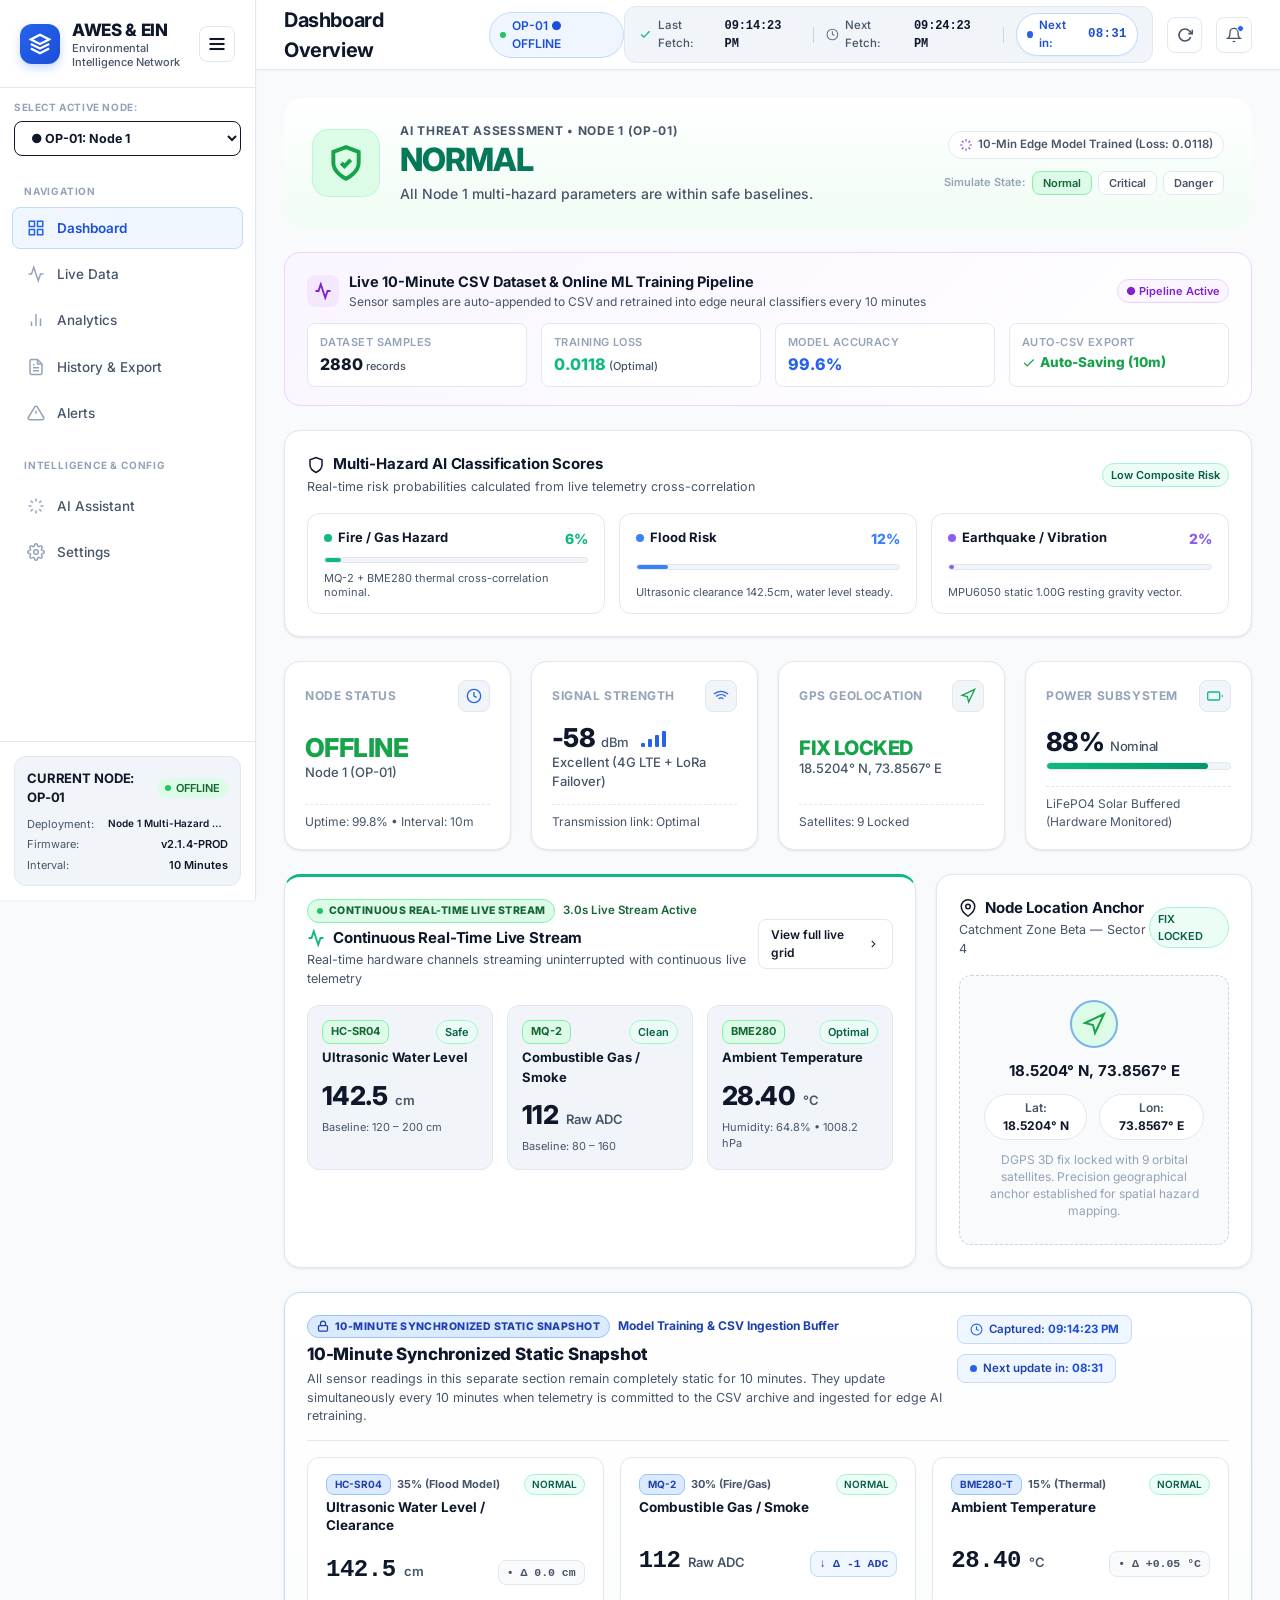
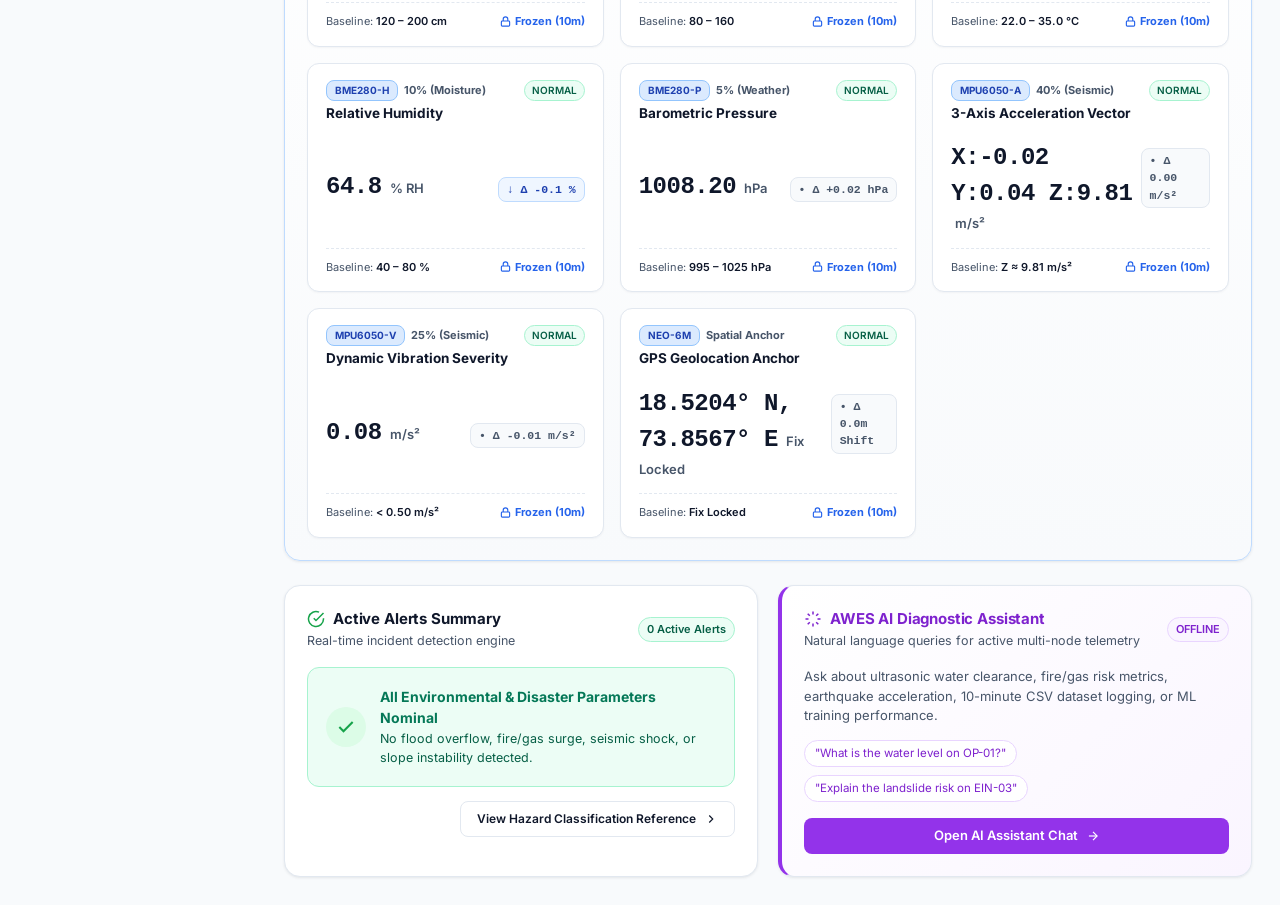
<file: index.html>
<!DOCTYPE html>
<html lang="en">
<head>
  <meta charset="UTF-8">
  <meta name="viewport" content="width=device-width, initial-scale=1.0">
  <title>AWES — Environmental Monitoring & Early Warning System</title>
  <link rel="preconnect" href="https://fonts.googleapis.com">
  <link rel="preconnect" href="https://fonts.gstatic.com" crossorigin>
  <link href="https://fonts.googleapis.com/css2?family=Inter:wght@400;500;600;700;800&display=swap" rel="stylesheet">
  <link rel="stylesheet" href="main.css">
  <link rel="stylesheet" href="components.css">
</head>
<body>

<div class="app-container">
  <!-- SIDEBAR (Shared across all pages) -->
  <aside class="sidebar">
    <div class="sidebar-brand">
      <div class="brand-icon">
        <svg width="22" height="22" viewBox="0 0 24 24" fill="none" stroke="currentColor" stroke-width="2.5">
          <path d="M12 2L2 7l10 5 10-5-10-5zM2 17l10 5 10-5M2 12l10 5 10-5"/>
        </svg>
      </div>
      <div class="brand-info">
        <h1>AWES & EIN</h1>
        <p>Environmental Intelligence Network</p>
      </div>
      <button class="btn-sidebar-close" id="btn-sidebar-close" title="Close sidebar" aria-label="Close sidebar">
        <svg width="20" height="20" viewBox="0 0 24 24" fill="none" stroke="currentColor" stroke-width="2.5">
          <line x1="3" y1="6" x2="21" y2="6"/>
          <line x1="3" y1="12" x2="21" y2="12"/>
          <line x1="3" y1="18" x2="21" y2="18"/>
        </svg>
      </button>
    </div>

    <!-- Active Hardware Node Selector in Sidebar -->
    <div style="padding: 12px 14px 4px 14px;">
      <div style="font-size: 10px; font-weight: 700; text-transform: uppercase; color: var(--text-light); letter-spacing: 0.06em; margin-bottom: 6px;">Select Active Node:</div>
      <select id="global-node-selector" class="form-select" style="width: 100%; font-size: 12.5px; font-weight: 700; border-color: var(--primary-300);">
        <option value="OP-01">● OP-01: Node 1</option>
        <option value="EIN-03">● EIN-03: Dummy Node</option>
        <option value="AP-02">● AP-02: Node 2</option>
      </select>
    </div>

    <nav class="sidebar-nav">
      <div class="nav-section-title">Navigation</div>
      <a href="index.html" class="nav-item active">
        <svg viewBox="0 0 24 24" fill="none" stroke="currentColor" stroke-width="2"><rect x="3" y="3" width="7" height="7"/><rect x="14" y="3" width="7" height="7"/><rect x="14" y="14" width="7" height="7"/><rect x="3" y="14" width="7" height="7"/></svg>
        <span>Dashboard</span>
      </a>
      <a href="live-data.html" class="nav-item">
        <svg viewBox="0 0 24 24" fill="none" stroke="currentColor" stroke-width="2"><polyline points="22 12 18 12 15 21 9 3 6 12 2 12"/></svg>
        <span>Live Data</span>
      </a>
      <a href="analytics.html" class="nav-item">
        <svg viewBox="0 0 24 24" fill="none" stroke="currentColor" stroke-width="2"><line x1="18" y1="20" x2="18" y2="10"/><line x1="12" y1="20" x2="12" y2="4"/><line x1="6" y1="20" x2="6" y2="14"/></svg>
        <span>Analytics</span>
      </a>
      <a href="history.html" class="nav-item">
        <svg viewBox="0 0 24 24" fill="none" stroke="currentColor" stroke-width="2"><path d="M14 2H6a2 2 0 0 0-2 2v16a2 2 0 0 0 2 2h12a2 2 0 0 0 2-2V8z"/><polyline points="14 2 14 8 20 8"/><line x1="16" y1="13" x2="8" y2="13"/><line x1="16" y1="17" x2="8" y2="17"/><polyline points="10 9 9 9 8 9"/></svg>
        <span>History & Export</span>
      </a>
      <a href="alerts.html" class="nav-item">
        <svg viewBox="0 0 24 24" fill="none" stroke="currentColor" stroke-width="2"><path d="M10.29 3.86L1.82 18a2 2 0 001.71 3h16.94a2 2 0 001.71-3L13.71 3.86a2 2 0 00-3.42 0z"/><line x1="12" y1="9" x2="12" y2="13"/><line x1="12" y1="17" x2="12.01" y2="17"/></svg>
        <span>Alerts</span>
      </a>
      
      <div class="nav-section-title" style="margin-top: 12px;">Intelligence & Config</div>
      <a href="ai-assistant.html" class="nav-item nav-item-ai">
        <svg viewBox="0 0 24 24" fill="none" stroke="currentColor" stroke-width="2"><path d="M12 2v4M12 18v4M4.93 4.93l2.83 2.83M16.24 16.24l2.83 2.83M2 12h4M18 12h4M4.93 19.07l2.83-2.83M16.24 7.76l2.83-2.83"/></svg>
        <span>AI Assistant</span>
      </a>
      <a href="settings.html" class="nav-item">
        <svg viewBox="0 0 24 24" fill="none" stroke="currentColor" stroke-width="2"><circle cx="12" cy="12" r="3"/><path d="M19.4 15a1.65 1.65 0 0 0 .33 1.82l.06.06a2 2 0 0 1 0 2.83 2 2 0 0 1-2.83 0l-.06-.06a1.65 1.65 0 0 0-1.82-.33 1.65 1.65 0 0 0-1 1.51V21a2 2 0 0 1-2 2 2 2 0 0 1-2-2v-.09A1.65 1.65 0 0 0 9 19.4a1.65 1.65 0 0 0-1.82.33l-.06.06a2 2 0 0 1-2.83 0 2 2 0 0 1 0-2.83l.06-.06a1.65 1.65 0 0 0 .33-1.82 1.65 1.65 0 0 0-1.51-1H3a2 2 0 0 1-2-2 2 2 0 0 1 2-2h.09A1.65 1.65 0 0 0 4.6 9a1.65 1.65 0 0 0-.33-1.82l-.06-.06a2 2 0 0 1 0-2.83 2 2 0 0 1 2.83 0l.06.06a1.65 1.65 0 0 0 1.82.33H9a1.65 1.65 0 0 0 1-1.51V3a2 2 0 0 1 2-2 2 2 0 0 1 2 2v.09a1.65 1.65 0 0 0 1 1.51 1.65 1.65 0 0 0 1.82-.33l.06-.06a2 2 0 0 1 2.83 0 2 2 0 0 1 0 2.83l-.06.06a1.65 1.65 0 0 0-.33 1.82V9a1.65 1.65 0 0 0 1.51 1H21a2 2 0 0 1 2 2 2 2 0 0 1-2 2h-.09a1.65 1.65 0 0 0-1.51 1z"/></svg>
        <span>Settings</span>
      </a>
    </nav>

    <!-- Pinned Node Status Card at bottom of Sidebar -->
    <div class="sidebar-footer">
      <div class="current-node-card">
        <div class="node-header">
          <span class="node-id-badge" id="sidebar-node-id">CURRENT NODE: OP-01</span>
          <span class="status-pill online">
            <span class="status-dot pulse"></span> OFFLINE
          </span>
        </div>
        <div class="node-details">
          <div class="node-row"><span>Deployment:</span> <span id="sidebar-node-type" style="font-size: 10px; max-width: 120px; overflow: hidden; text-overflow: ellipsis; white-space: nowrap;">Node 1 Multi-Hazard</span></div>
          <div class="node-row"><span>Firmware:</span> <span id="sidebar-node-fw">v2.1.4-PROD</span></div>
          <div class="node-row"><span>Interval:</span> <span id="sidebar-node-interval">10 Minutes</span></div>
        </div>
      </div>
    </div>
  </aside>

  <!-- MAIN WRAPPER -->
  <div class="main-wrapper">
    <!-- Top Header -->
    <header class="top-header">
      <div class="header-left">
        <button id="btn-sidebar-toggle" class="btn-sidebar-toggle" title="Toggle Sidebar" aria-label="Toggle Sidebar">
          <svg width="20" height="20" viewBox="0 0 24 24" fill="none" stroke="currentColor" stroke-width="2.5">
            <line x1="3" y1="6" x2="21" y2="6"/>
            <line x1="3" y1="12" x2="21" y2="12"/>
            <line x1="3" y1="18" x2="21" y2="18"/>
          </svg>
        </button>
        <h1 class="header-page-title">Dashboard Overview</h1>
        <div class="header-node-badge">
          <span class="status-dot pulse"></span>
          <span id="header-node-badge-text">OP-01 ● OFFLINE</span>
        </div>
      </div>

      <div class="header-right">
        <!-- Telemetry Sync Info (Countdown & Timestamps) -->
        <div class="header-telemetry-sync">
          <div class="sync-time-item">
            <svg width="13" height="13" viewBox="0 0 24 24" fill="none" stroke="#10B981" stroke-width="2.5"><polyline points="20 6 9 17 4 12"/></svg>
            <span class="sync-label">Last Fetch:</span>
            <strong class="sync-value" id="last-fetch-time">--:--:--</strong>
          </div>
          <div class="sync-divider"></div>
          <div class="sync-time-item">
            <svg width="13" height="13" viewBox="0 0 24 24" fill="none" stroke="#64748B" stroke-width="2"><circle cx="12" cy="12" r="10"/><polyline points="12 6 12 12 16 14"/></svg>
            <span class="sync-label">Next Fetch:</span>
            <strong class="sync-value" id="next-fetch-time">--:--:--</strong>
          </div>
          <div class="sync-divider"></div>
          <div class="sync-countdown-pill" title="Countdown to next 10-minute sensor telemetry broadcast & ML model retraining">
            <span class="countdown-dot"></span>
            <span class="sync-label" style="font-weight: 600; color: var(--primary-700);">Next in:</span>
            <strong class="countdown-timer" id="fetch-countdown">--:--</strong>
          </div>
        </div>

        <button id="btn-refresh-data" class="btn-icon-header" title="Force Sync & Retrain Model">
          <svg width="16" height="16" viewBox="0 0 24 24" fill="none" stroke="currentColor" stroke-width="2.5"><polyline points="23 4 23 10 17 10"/><path d="M20.49 15a9 9 0 1 1-2.12-9.36L23 10"/></svg>
        </button>
        <a href="alerts.html" class="btn-icon-header" title="Alerts Center">
          <svg width="16" height="16" viewBox="0 0 24 24" fill="none" stroke="currentColor" stroke-width="2"><path d="M18 8A6 6 0 0 0 6 8c0 7-3 9-3 9h18s-3-2-3-9"/><path d="M13.73 21a2 2 0 0 1-3.46 0"/></svg>
          <span class="notif-badge-dot"></span>
        </a>
      </div>
    </header>

    <!-- Main Page Content -->
    <main class="page-content">

      <!-- 1. PRIMARY THREAT LEVEL HERO CARD -->
      <section id="threat-card" class="threat-card threat-normal">
        <div class="threat-banner-danger">
          <svg width="14" height="14" viewBox="0 0 24 24" fill="none" stroke="currentColor" stroke-width="2.5"><circle cx="12" cy="12" r="10"/><line x1="12" y1="8" x2="12" y2="12"/><line x1="12" y1="16" x2="12.01" y2="16"/></svg>
          <span>DANGER DETECTED</span>
        </div>

        <div class="threat-content">
          <div class="threat-left">
            <div id="threat-icon-container" class="threat-icon-box">
              <svg viewBox="0 0 24 24" fill="none" stroke="currentColor" stroke-width="2.5">
                <path d="M12 22s8-4 8-10V5l-8-3-8 3v7c0 6 8 10 8 10z"/>
                <path d="M9 12l2 2 4-4"/>
              </svg>
            </div>
            <div>
              <div class="threat-label-small" id="threat-node-tag">AI Threat Assessment &bull; Node 1 (OP-01)</div>
              <h2 id="threat-title" class="threat-status-title">NORMAL</h2>
              <p id="threat-desc" class="threat-description">All Node 1 multi-hazard parameters are within safe baselines.</p>
            </div>
          </div>

          <div class="threat-meta">
            <div class="threat-model-tag">
              <svg width="14" height="14" viewBox="0 0 24 24" fill="none" stroke="#7C3AED" stroke-width="2"><path d="M12 2v4M12 18v4M4.93 4.93l2.83 2.83M16.24 16.24l2.83 2.83M2 12h4M18 12h4M4.93 19.07l2.83-2.83M16.24 7.76l2.83-2.83"/></svg>
              <span>10-Min Edge Model Trained (Loss: 0.0118)</span>
            </div>
            <div class="demo-state-switchers">
              <span style="font-size: 11px; color: var(--text-light); font-weight: 600;">Simulate State:</span>
              <button id="btn-threat-normal" class="btn-state-toggle active-normal" onclick="setThreatState('NORMAL')">Normal</button>
              <button id="btn-threat-critical" class="btn-state-toggle" onclick="setThreatState('CRITICAL')">Critical</button>
              <button id="btn-threat-danger" class="btn-state-toggle" onclick="setThreatState('DANGER')">Danger</button>
            </div>
          </div>
        </div>
      </section>

      <!-- 2. ML RETRAINING & 10-MINUTE CSV DATASET PIPELINE CARD -->
      <section class="ml-pipeline-card">
        <div class="ml-pipeline-header">
          <div style="display: flex; align-items: center; gap: 10px;">
            <div style="width: 32px; height: 32px; border-radius: var(--radius-sm); background: var(--ai-purple-100); display: flex; align-items: center; justify-content: center; color: var(--ai-purple-700);">
              <svg width="18" height="18" viewBox="0 0 24 24" fill="none" stroke="currentColor" stroke-width="2.5"><polyline points="22 12 18 12 15 21 9 3 6 12 2 12"/></svg>
            </div>
            <div>
              <h3 style="font-size: 14.5px; font-weight: 700; color: var(--text-main);">Live 10-Minute CSV Dataset & Online ML Training Pipeline</h3>
              <p style="font-size: 12px; color: var(--text-muted);">Sensor samples are auto-appended to CSV and retrained into edge neural classifiers every 10 minutes</p>
            </div>
          </div>
          <span class="badge badge-ai" id="ml-pipeline-badge">● Pipeline Active</span>
        </div>

        <div class="ml-metrics-row">
          <div class="ml-metric-box">
            <div class="ml-metric-label">Dataset Samples</div>
            <div class="ml-metric-val" id="ml-samples-count">2,880 <span style="font-size: 11px; font-weight: 500; color: var(--text-muted);">records</span></div>
          </div>
          <div class="ml-metric-box">
            <div class="ml-metric-label">Training Loss</div>
            <div class="ml-metric-val" id="ml-loss-val" style="color: #10B981;">0.0118 <span style="font-size: 11px; font-weight: 500; color: var(--text-muted);">(Optimal)</span></div>
          </div>
          <div class="ml-metric-box">
            <div class="ml-metric-label">Model Accuracy</div>
            <div class="ml-metric-val" style="color: #2563EB;">99.6%</div>
          </div>
          <div class="ml-metric-box">
            <div class="ml-metric-label">Auto-CSV Export</div>
            <div class="ml-metric-val" style="font-size: 13.5px; color: #16A34A; display: flex; align-items: center; gap: 4px;">
              <svg width="14" height="14" viewBox="0 0 24 24" fill="none" stroke="currentColor" stroke-width="2"><polyline points="20 6 9 17 4 12"/></svg>
              <span>Auto-Saving (10m)</span>
            </div>
          </div>
        </div>
      </section>

      <!-- 3. MULTI-HAZARD RISK SCORES SECTION -->
      <section class="card" style="margin-bottom: 24px;">
        <div class="card-header-flex">
          <div>
            <h3 class="card-title">
              <svg width="18" height="18" viewBox="0 0 24 24" fill="none" stroke="currentColor" stroke-width="2"><path d="M12 22s8-4 8-10V5l-8-3-8 3v7c0 6 8 10 8 10z"/></svg>
              <span id="hazard-matrix-title">Multi-Hazard AI Classification Scores</span>
            </h3>
            <p class="card-subtitle">Real-time risk probabilities calculated from live telemetry cross-correlation</p>
          </div>
          <span class="badge badge-normal" id="hazard-composite-pill">Low Composite Risk</span>
        </div>

        <div class="hazard-matrix-grid" id="hazard-meters-container">
          <!-- Dynamically populated per node -->
        </div>
      </section>

      <!-- 4. NODE HEALTH ROW (4 Cards) -->
      <section class="grid-4" style="margin-bottom: 24px;">
        <!-- Card 1: Node Status -->
        <div class="card health-card">
          <div class="health-card-top">
            <span class="health-label">Node Status</span>
            <div class="health-icon-small">
              <svg viewBox="0 0 24 24" fill="none" stroke="currentColor" stroke-width="2"><circle cx="12" cy="12" r="10"/><path d="M12 6v6l4 2"/></svg>
            </div>
          </div>
          <div>
            <div class="health-value" style="color: #16A34A;">
              <span>OFFLINE</span>
            </div>
            <div class="health-value-sub" id="health-node-tag">Station OP-01</div>
          </div>
          <div class="health-footer">
            <span>Uptime: 99.8% &bull; Interval: 10m</span>
          </div>
        </div>

        <!-- Card 2: Signal Strength -->
        <div class="card health-card">
          <div class="health-card-top">
            <span class="health-label">Signal Strength</span>
            <div class="health-icon-small">
              <svg viewBox="0 0 24 24" fill="none" stroke="currentColor" stroke-width="2"><path d="M5 12.55a11 11 0 0 1 14.08 0"/><path d="M1.42 9a16 16 0 0 1 21.16 0"/><path d="M8.53 16.11a6 6 0 0 1 6.95 0"/><line x1="12" y1="20" x2="12.01" y2="20"/></svg>
            </div>
          </div>
          <div>
            <div class="health-value">
              <span id="health-signal-val">-58</span>
              <span class="health-value-sub">dBm</span>
              <div class="signal-bars">
                <span class="signal-bar bar-1 filled"></span>
                <span class="signal-bar bar-2 filled"></span>
                <span class="signal-bar bar-3 filled"></span>
                <span class="signal-bar bar-4 filled"></span>
              </div>
            </div>
            <div class="health-value-sub" id="health-signal-sub">4G LTE + LoRa Uplink</div>
          </div>
          <div class="health-footer">
            <span>Transmission link: Optimal</span>
          </div>
        </div>

        <!-- Card 3: GPS Status -->
        <div class="card health-card">
          <div class="health-card-top">
            <span class="health-label">GPS Geolocation</span>
            <div class="health-icon-small" style="color: #16A34A;">
              <svg viewBox="0 0 24 24" fill="none" stroke="currentColor" stroke-width="2"><polygon points="3 11 22 2 13 21 11 13 3 11"/></svg>
            </div>
          </div>
          <div>
            <div class="health-value" id="health-gps-val" style="color: #16A34A; font-size: 20px;">
              <span>FIX LOCKED</span>
            </div>
            <div class="health-value-sub" id="health-gps-sub">18.5204° N, 73.8567° E</div>
          </div>
          <div class="health-footer">
            <span id="health-gps-footer">Satellites: 9 Locked (DGPS)</span>
          </div>
        </div>

        <!-- Card 4: Battery -->
        <div class="card health-card">
          <div class="health-card-top">
            <span class="health-label">Power Subsystem</span>
            <div class="health-icon-small" style="color: #10B981;">
              <svg viewBox="0 0 24 24" fill="none" stroke="currentColor" stroke-width="2"><rect x="1" y="6" width="18" height="12" rx="2"/><line x1="23" y1="11" x2="23" y2="13"/></svg>
            </div>
          </div>
          <div>
            <div class="health-value">
              <span id="health-battery-val">88%</span>
              <span class="health-value-sub">Nominal</span>
            </div>
            <div class="progress-bar-container">
              <div class="progress-bar-fill" id="health-battery-bar" style="width: 88%;"></div>
            </div>
          </div>
          <div class="health-footer">
            <span id="health-battery-footer">LiFePO4 Solar Buffered</span>
          </div>
        </div>
      </section>

      <!-- 5. CONTINUOUS REAL-TIME LIVE STREAM & LOCATION (2:1 Grid) -->
      <section class="grid-2-1" style="margin-bottom: 24px;">
        <!-- Left: Continuous Real-Time Live Stream -->
        <div class="card" style="border-top: 3px solid #10B981;">
          <div class="card-header-flex">
            <div>
              <div style="display: flex; align-items: center; gap: 8px; margin-bottom: 4px;">
                <span class="live-indicator-pill" style="font-size: 10.5px; padding: 3px 9px;">
                  <span class="status-dot pulse"></span> CONTINUOUS REAL-TIME LIVE STREAM
                </span>
                <span style="font-size: 11.5px; color: #166534; font-weight: 600;">3.0s Live Stream Active</span>
              </div>
              <h3 class="card-title">
                <svg width="18" height="18" viewBox="0 0 24 24" fill="none" stroke="#10B981" stroke-width="2.5"><polyline points="22 12 18 12 15 21 9 3 6 12 2 12"/></svg>
                <span id="preview-sensors-title">Continuous Real-Time Live Stream</span>
              </h3>
              <p class="card-subtitle">Real-time hardware channels streaming uninterrupted with continuous live telemetry</p>
            </div>
            <a href="live-data.html" class="btn btn-secondary" style="font-size: 12px; padding: 6px 12px;">
              <span>View full live grid</span>
              <svg width="14" height="14" viewBox="0 0 24 24" fill="none" stroke="currentColor" stroke-width="2"><polyline points="9 18 15 12 9 6"/></svg>
            </a>
          </div>

          <div class="grid-3" id="preview-sensor-cards" style="gap: 14px; margin-top: 12px;">
            <!-- Dynamically populated with live streaming elements based on active node -->
          </div>
        </div>

        <!-- Right: Node Location Preview -->
        <div class="card">
          <div class="card-header-flex">
            <div>
              <h3 class="card-title">
                <svg width="18" height="18" viewBox="0 0 24 24" fill="none" stroke="currentColor" stroke-width="2"><path d="M21 10c0 7-9 13-9 13s-9-6-9-13a9 9 0 0 1 18 0z"/><circle cx="12" cy="10" r="3"/></svg>
                <span>Node Location Anchor</span>
              </h3>
              <p class="card-subtitle" id="loc-site-name">Catchment Zone Beta</p>
            </div>
            <span class="badge badge-normal" id="loc-status-badge">FIX LOCKED</span>
          </div>

          <div class="location-placeholder" style="background-color: #F8FAFC;">
            <div class="satellite-radar-icon" style="background: #DCFCE7; color: #16A34A;">
              <div class="radar-ping"></div>
              <svg width="24" height="24" viewBox="0 0 24 24" fill="none" stroke="currentColor" stroke-width="2"><polygon points="3 11 22 2 13 21 11 13 3 11"/></svg>
            </div>
            <div class="location-status-title" id="loc-main-title">18.5204° N, 73.8567° E</div>
            <div class="coord-pills">
              <span class="coord-pill">Lat: <strong id="loc-lat">18.5204° N</strong></span>
              <span class="coord-pill">Lon: <strong id="loc-lon">73.8567° E</strong></span>
            </div>
            <p class="location-note" id="loc-desc">
              DGPS 3D fix locked with 9 orbital satellites. Precision geographical anchor established for spatial hazard mapping.
            </p>
          </div>
        </div>
      </section>

      <!-- 5.5 DEDICATED SUB-SECTION: 10-MINUTE SYNCHRONIZED STATIC SNAPSHOT (DIRECTLY BELOW CONTINUOUS LIVE STREAM) -->
      <section class="card" style="margin-bottom: 24px; border: 1px solid #BFDBFE; background: linear-gradient(180deg, #FFFFFF 0%, #F8FAFC 100%);">
        <div class="card-header-flex" style="align-items: flex-start; padding-bottom: 14px; border-bottom: 1px solid var(--border-light); margin-bottom: 16px;">
          <div>
            <div style="display: flex; align-items: center; gap: 8px; margin-bottom: 4px;">
              <span class="static-snapshot-badge" style="font-size: 10.5px; padding: 3px 9px;">
                <svg width="12" height="12" viewBox="0 0 24 24" fill="none" stroke="currentColor" stroke-width="2.5"><rect x="3" y="11" width="18" height="11" rx="2" ry="2"/><path d="M7 11V7a5 5 0 0 1 10 0v4"/></svg>
                10-MINUTE SYNCHRONIZED STATIC SNAPSHOT
              </span>
              <span style="font-size: 12px; color: #1E40AF; font-weight: 700;">Model Training & CSV Ingestion Buffer</span>
            </div>
            <h3 class="card-title" style="font-size: 17px; font-weight: 800; color: var(--text-main);">10-Minute Synchronized Static Snapshot</h3>
            <p class="card-subtitle" style="font-size: 12.5px; color: var(--text-muted); max-width: 820px; margin-top: 2px;">
              All sensor readings in this separate section remain completely static for 10 minutes. They update simultaneously every 10 minutes when telemetry is committed to the CSV archive and ingested for edge AI retraining.
            </p>
          </div>

          <div style="display: flex; align-items: center; gap: 10px; flex-wrap: wrap;">
            <div style="background: #EFF6FF; border: 1px solid #BFDBFE; padding: 5px 12px; border-radius: var(--radius-sm); font-size: 11.5px; color: #1E40AF; font-weight: 600; display: flex; align-items: center; gap: 6px;">
              <svg width="13" height="13" viewBox="0 0 24 24" fill="none" stroke="#2563EB" stroke-width="2"><circle cx="12" cy="12" r="10"/><polyline points="12 6 12 12 16 14"/></svg>
              <span>Captured: <strong id="dash-static-captured-time" style="color: var(--primary-700);">--:--:--</strong></span>
            </div>
            <div style="background: #EFF6FF; border: 1px solid #BFDBFE; padding: 5px 12px; border-radius: var(--radius-sm); font-size: 11.5px; color: #1E40AF; font-weight: 600; display: flex; align-items: center; gap: 6px;">
              <span class="countdown-dot"></span>
              <span>Next update in: <strong id="dash-static-countdown" style="color: var(--primary-700);">--:--</strong></span>
            </div>
          </div>
        </div>

        <!-- All sensor readings held static for active node -->
        <div class="static-snapshot-grid" id="dash-static-snapshot-grid">
          <!-- Dynamically populated from active node's staticSnapshot -->
        </div>
      </section>

      <!-- 6. ACTIVE ALERTS & AI ASSISTANT PROMPT -->
      <section class="grid-2">
        <div class="card">
          <div class="card-header-flex">
            <div>
              <h3 class="card-title">
                <svg width="18" height="18" viewBox="0 0 24 24" fill="none" stroke="#16A34A" stroke-width="2"><path d="M22 11.08V12a10 10 0 1 1-5.93-9.14"/><polyline points="22 4 12 14.01 9 11.01"/></svg>
                <span>Active Alerts Summary</span>
              </h3>
              <p class="card-subtitle">Real-time incident detection engine</p>
            </div>
            <span class="badge badge-normal">0 Active Alerts</span>
          </div>

          <div style="background: var(--status-normal-bg); border: 1px solid var(--status-normal-border); border-radius: var(--radius-md); padding: 18px; display: flex; align-items: center; gap: 14px; margin-top: 8px;">
            <div style="width: 40px; height: 40px; border-radius: 50%; background: #DCFCE7; display: flex; align-items: center; justify-content: center; color: #16A34A; flex-shrink: 0;">
              <svg width="20" height="20" viewBox="0 0 24 24" fill="none" stroke="currentColor" stroke-width="2.5"><polyline points="20 6 9 17 4 12"/></svg>
            </div>
            <div>
              <div style="font-weight: 700; color: var(--status-normal-dark); font-size: 14px;" id="alerts-summary-title">All Environmental & Disaster Parameters Nominal</div>
              <p style="font-size: 12.5px; color: var(--status-normal-text); margin-top: 2px;" id="alerts-summary-desc">
                No flood overflow, fire/gas surge, seismic shock, or slope instability detected.
              </p>
            </div>
          </div>

          <div style="margin-top: 14px; display: flex; justify-content: flex-end;">
            <a href="alerts.html" class="btn btn-secondary" style="font-size: 12px;">
              <span>View Hazard Classification Reference</span>
              <svg width="14" height="14" viewBox="0 0 24 24" fill="none" stroke="currentColor" stroke-width="2"><polyline points="9 18 15 12 9 6"/></svg>
            </a>
          </div>
        </div>

        <!-- AI Assistant Quick Launch Card -->
        <div class="card" style="border-left: 4px solid var(--ai-purple-600); background: linear-gradient(135deg, #FFFFFF 0%, #FAF5FF 100%);">
          <div class="card-header-flex">
            <div>
              <h3 class="card-title" style="color: var(--ai-purple-700);">
                <svg width="18" height="18" viewBox="0 0 24 24" fill="none" stroke="currentColor" stroke-width="2"><path d="M12 2v4M12 18v4M4.93 4.93l2.83 2.83M16.24 16.24l2.83 2.83M2 12h4M18 12h4M4.93 19.07l2.83-2.83M16.24 7.76l2.83-2.83"/></svg>
                <span>AWES AI Diagnostic Assistant</span>
              </h3>
              <p class="card-subtitle">Natural language queries for active multi-node telemetry</p>
            </div>
            <span class="badge badge-ai">OFFLINE</span>
          </div>

          <p style="font-size: 13px; color: var(--text-muted); line-height: 1.5; margin: 8px 0 14px 0;">
            Ask about ultrasonic water clearance, fire/gas risk metrics, earthquake acceleration, 10-minute CSV dataset logging, or ML training performance.
          </p>

          <div style="display: flex; gap: 8px; flex-wrap: wrap; margin-bottom: 16px;">
            <span style="font-size: 11.5px; background: #FFFFFF; border: 1px solid var(--ai-purple-200); color: var(--ai-purple-700); padding: 4px 10px; border-radius: var(--radius-full);">"What is the water level on OP-01?"</span>
            <span style="font-size: 11.5px; background: #FFFFFF; border: 1px solid var(--ai-purple-200); color: var(--ai-purple-700); padding: 4px 10px; border-radius: var(--radius-full);">"Explain the landslide risk on EIN-03"</span>
          </div>

          <a href="ai-assistant.html" class="btn btn-ai" style="width: 100%;">
            <span>Open AI Assistant Chat</span>
            <svg width="14" height="14" viewBox="0 0 24 24" fill="none" stroke="currentColor" stroke-width="2"><line x1="5" y1="12" x2="19" y2="12"/><polyline points="12 5 19 12 12 19"/></svg>
          </a>
        </div>
      </section>

    </main>
  </div>
</div>

<script src="data.js"></script>
<script src="shared.js"></script>
<script>
  // Dynamic Dashboard Render Controller
  function renderDashboardForActiveNode() {
    const node = AWES_DATA.getActiveNode();
    const p = AWES_DATA.pipeline;

    // 1. Update Threat Card
    const nodeTag = document.getElementById('threat-node-tag');
    const desc = document.getElementById('threat-desc');
    if (nodeTag) nodeTag.textContent = `AI Threat Assessment • ${node.name}`;
    if (desc) desc.textContent = node.threatMessage;

    // 2. Update ML Pipeline stats
    const samplesEl = document.getElementById('ml-samples-count');
    const lossEl = document.getElementById('ml-loss-val');
    if (samplesEl) samplesEl.innerHTML = `${p.samplesTrainedTotal} <span style="font-size: 11px; font-weight: 500; color: var(--text-muted);">records</span>`;
    if (lossEl) lossEl.innerHTML = `${p.modelLoss} <span style="font-size: 11px; font-weight: 500; color: var(--text-muted);">(Optimal)</span>`;

    // 3. Render Hazard Risk Scores
    const metersContainer = document.getElementById('hazard-meters-container');
    if (metersContainer && node.hazardScores) {
      metersContainer.innerHTML = Object.values(node.hazardScores).map(h => `
        <div class="hazard-meter-card">
          <div class="hazard-meter-head">
            <span class="hazard-meter-title">
              <span style="display:inline-block; width:8px; height:8px; border-radius:50%; background:${h.color};"></span>
              ${h.name}
            </span>
            <span class="hazard-meter-score" style="color: ${h.color};">${h.score}%</span>
          </div>
          <div class="hazard-progress-track">
            <div class="hazard-progress-fill" style="width: ${h.score}%; background: ${h.color};"></div>
          </div>
          <div class="hazard-meter-desc">${h.desc}</div>
        </div>
      `).join('');
    }

    // 4. Update Health Cards
    const hTag = document.getElementById('health-node-tag');
    const hSigVal = document.getElementById('health-signal-val');
    const hSigSub = document.getElementById('health-signal-sub');
    const hGpsVal = document.getElementById('health-gps-val');
    const hGpsSub = document.getElementById('health-gps-sub');
    const hGpsFoot = document.getElementById('health-gps-footer');
    const hBatVal = document.getElementById('health-battery-val');
    const hBatBar = document.getElementById('health-battery-bar');
    const hBatFoot = document.getElementById('health-battery-footer');

    if (hTag) hTag.textContent = node.name;
    if (hSigVal) hSigVal.textContent = node.signalDbm;
    if (hSigSub) hSigSub.textContent = node.signalQuality;
    if (hGpsVal) {
      hGpsVal.textContent = node.gps.status;
      hGpsVal.style.color = node.gps.status === 'FIX LOCKED' ? '#16A34A' : '#D97706';
    }
    if (hGpsSub) hGpsSub.textContent = node.gps.latitude === '--' ? 'Searching satellites...' : `${node.gps.latitude}, ${node.gps.longitude}`;
    if (hGpsFoot) hGpsFoot.textContent = `Satellites: ${node.gps.satellites} Locked`;
    if (hBatVal) hBatVal.textContent = `${node.battery}%`;
    if (hBatBar) hBatBar.style.width = `${node.battery}%`;
    if (hBatFoot) hBatFoot.textContent = node.batteryType;

    // 5. Update Continuous Live Streaming Preview Cards
    const previewContainer = document.getElementById('preview-sensor-cards');
    if (previewContainer) {
      if (node.id === "OP-01") {
        previewContainer.innerHTML = `
          <div style="background: var(--bg-surface-subtle); border: 1px solid var(--border-light); padding: 14px; border-radius: var(--radius-md);">
            <div style="display: flex; justify-content: space-between;"><span class="sensor-code-badge" style="background: #DCFCE7; color: #166534; border-color: #86EFAC;">HC-SR04</span><span class="badge badge-normal">Safe</span></div>
            <div class="sensor-name" style="font-size: 13px; margin-top: 4px;">Ultrasonic Water Level</div>
            <div class="sensor-reading-box" style="margin: 8px 0 4px 0;"><span class="sensor-reading-val live-stream-reading" data-sensor-key="water_level" id="live-val-water-level" style="font-size: 26px;">142.5</span><span class="sensor-reading-unit">cm</span></div>
            <div style="font-size: 11px; color: var(--text-muted);">Baseline: 120 – 200 cm</div>
          </div>
          <div style="background: var(--bg-surface-subtle); border: 1px solid var(--border-light); padding: 14px; border-radius: var(--radius-md);">
            <div style="display: flex; justify-content: space-between;"><span class="sensor-code-badge" style="background: #DCFCE7; color: #166534; border-color: #86EFAC;">MQ-2</span><span class="badge badge-normal">Clean</span></div>
            <div class="sensor-name" style="font-size: 13px; margin-top: 4px;">Combustible Gas / Smoke</div>
            <div class="sensor-reading-box" style="margin: 8px 0 4px 0;"><span class="sensor-reading-val live-stream-reading" data-sensor-key="mq2" id="live-val-mq2" style="font-size: 26px;">112</span><span class="sensor-reading-unit">Raw ADC</span></div>
            <div style="font-size: 11px; color: var(--text-muted);">Baseline: 80 – 160</div>
          </div>
          <div style="background: var(--bg-surface-subtle); border: 1px solid var(--border-light); padding: 14px; border-radius: var(--radius-md);">
            <div style="display: flex; justify-content: space-between;"><span class="sensor-code-badge" style="background: #DCFCE7; color: #166534; border-color: #86EFAC;">BME280</span><span class="badge badge-normal">Optimal</span></div>
            <div class="sensor-name" style="font-size: 13px; margin-top: 4px;">Ambient Temperature</div>
            <div class="sensor-reading-box" style="margin: 8px 0 4px 0;"><span class="sensor-reading-val live-stream-reading" data-sensor-key="bme_temp" id="live-val-temp" style="font-size: 26px;">28.40</span><span class="sensor-reading-unit">°C</span></div>
            <div style="font-size: 11px; color: var(--text-muted);">Humidity: 64.8% &bull; 1008.2 hPa</div>
          </div>
        `;
      } else if (node.id === "EIN-03") {
        previewContainer.innerHTML = `
          <div style="background: var(--bg-surface-subtle); border: 1px solid var(--border-light); padding: 14px; border-radius: var(--radius-md);">
            <div style="display: flex; justify-content: space-between;"><span class="sensor-code-badge" style="background: #DCFCE7; color: #166534; border-color: #86EFAC;">PM2.5</span><span class="badge badge-normal">AQI 32</span></div>
            <div class="sensor-name" style="font-size: 13px; margin-top: 4px;">Particulate PM2.5</div>
            <div class="sensor-reading-box" style="margin: 8px 0 4px 0;"><span class="sensor-reading-val live-stream-reading" data-sensor-key="pm25" id="live-val-pm25" style="font-size: 26px;">24.5</span><span class="sensor-reading-unit">µg/m³</span></div>
            <div style="font-size: 11px; color: var(--text-muted);">Air Quality: Clean</div>
          </div>
          <div style="background: var(--bg-surface-subtle); border: 1px solid var(--border-light); padding: 14px; border-radius: var(--radius-md);">
            <div style="display: flex; justify-content: space-between;"><span class="sensor-code-badge" style="background: #DCFCE7; color: #166534; border-color: #86EFAC;">HYDRO</span><span class="badge badge-normal">Normal</span></div>
            <div class="sensor-name" style="font-size: 13px; margin-top: 4px;">Hydrological Clearance</div>
            <div class="sensor-reading-box" style="margin: 8px 0 4px 0;"><span class="sensor-reading-val live-stream-reading" data-sensor-key="water_level" id="live-val-water-level" style="font-size: 26px;">85.0</span><span class="sensor-reading-unit">cm</span></div>
            <div style="font-size: 11px; color: var(--text-muted);">Flow: 0.42 m/s &bull; Rain: 0mm/h</div>
          </div>
          <div style="background: var(--bg-surface-subtle); border: 1px solid var(--border-light); padding: 14px; border-radius: var(--radius-md);">
            <div style="display: flex; justify-content: space-between;"><span class="sensor-code-badge" style="background: #DCFCE7; color: #166534; border-color: #86EFAC;">THERMAL</span><span class="badge badge-normal">Nominal</span></div>
            <div class="sensor-name" style="font-size: 13px; margin-top: 4px;">Ambient Temperature</div>
            <div class="sensor-reading-box" style="margin: 8px 0 4px 0;"><span class="sensor-reading-val live-stream-reading" data-sensor-key="temp" style="font-size: 26px;">29.2</span><span class="sensor-reading-unit">°C</span></div>
            <div style="font-size: 11px; color: var(--text-muted);">Humidity: 68.5% &bull; Solar: 580W</div>
          </div>
        `;
      } else {
        previewContainer.innerHTML = `
          <div style="background: var(--bg-surface-subtle); border: 1px solid var(--border-light); padding: 14px; border-radius: var(--radius-md);">
            <div style="display: flex; justify-content: space-between;"><span class="sensor-code-badge" style="background: #DCFCE7; color: #166534; border-color: #86EFAC;">MQ-2</span><span class="badge badge-normal">Normal</span></div>
            <div class="sensor-name" style="font-size: 13px; margin-top: 4px;">Smoke / Combustible</div>
            <div class="sensor-reading-box" style="margin: 8px 0 4px 0;"><span class="sensor-reading-val live-stream-reading" data-sensor-key="mq2" id="live-val-mq2" style="font-size: 26px;">97</span><span class="sensor-reading-unit">ADC</span></div>
            <div style="font-size: 11px; color: var(--text-muted);">Baseline: 70 – 130</div>
          </div>
          <div style="background: var(--bg-surface-subtle); border: 1px solid var(--border-light); padding: 14px; border-radius: var(--radius-md);">
            <div style="display: flex; justify-content: space-between;"><span class="sensor-code-badge" style="background: #DCFCE7; color: #166534; border-color: #86EFAC;">MQ-5</span><span class="badge badge-normal">Normal</span></div>
            <div class="sensor-name" style="font-size: 13px; margin-top: 4px;">LPG / Natural Gas</div>
            <div class="sensor-reading-box" style="margin: 8px 0 4px 0;"><span class="sensor-reading-val live-stream-reading" data-sensor-key="mq5" style="font-size: 26px;">231</span><span class="sensor-reading-unit">ADC</span></div>
            <div style="font-size: 11px; color: var(--text-muted);">Baseline: 180 – 260</div>
          </div>
          <div style="background: var(--bg-surface-subtle); border: 1px solid var(--border-light); padding: 14px; border-radius: var(--radius-md);">
            <div style="display: flex; justify-content: space-between;"><span class="sensor-code-badge" style="background: #DCFCE7; color: #166534; border-color: #86EFAC;">MQ-135</span><span class="badge badge-normal">Clean</span></div>
            <div class="sensor-name" style="font-size: 13px; margin-top: 4px;">Air Quality Gas</div>
            <div class="sensor-reading-box" style="margin: 8px 0 4px 0;"><span class="sensor-reading-val live-stream-reading" data-sensor-key="mq135" style="font-size: 26px;">232</span><span class="sensor-reading-unit">ADC</span></div>
            <div style="font-size: 11px; color: var(--text-muted);">Baseline: 190 – 270</div>
          </div>
        `;
      }
    }

    // 6. Update Location Box
    const locSite = document.getElementById('loc-site-name');
    const locBadge = document.getElementById('loc-status-badge');
    const locMain = document.getElementById('loc-main-title');
    const locLat = document.getElementById('loc-lat');
    const locLon = document.getElementById('loc-lon');
    const locDesc = document.getElementById('loc-desc');

    if (locSite) locSite.textContent = node.gps.locationName;
    if (locBadge) {
      locBadge.textContent = node.gps.status;
      locBadge.className = node.gps.status === 'FIX LOCKED' ? 'badge badge-normal' : 'badge badge-warning';
    }
    if (locMain) locMain.textContent = node.gps.latitude === '--' ? 'Searching for Satellites...' : `${node.gps.latitude}, ${node.gps.longitude}`;
    if (locLat) locLat.textContent = node.gps.latitude;
    if (locLon) locLon.textContent = node.gps.longitude;
    if (locDesc) {
      locDesc.textContent = node.gps.status === 'FIX LOCKED'
        ? `DGPS 3D fix locked with ${node.gps.satellites} orbital satellites. Precision geographical anchor established for spatial hazard mapping.`
        : 'GPS receiver is in cold-start search mode. Coordinates will populate once orbital constellation is acquired.';
    }

    // 7. Render All Sensor Readings in the Dedicated 10-Minute Synchronized Static Snapshot Section
    renderDashboardStaticSnapshot(node);
  }

  function renderDashboardStaticSnapshot(node) {
    const grid = document.getElementById('dash-static-snapshot-grid');
    if (!grid) return;

    const snap = node.staticSnapshot;
    if (!snap || !snap.readings) {
      grid.innerHTML = `<div style="padding: 20px; color: var(--text-muted);">No static snapshot data available.</div>`;
      return;
    }

    grid.innerHTML = Object.entries(snap.readings).map(([key, item]) => {
      const isPos = item.delta && item.delta.startsWith('+') && !item.delta.startsWith('+0.0');
      const isNeg = item.delta && item.delta.startsWith('-') && !item.delta.startsWith('-0.0');
      const deltaClass = isPos ? 'delta-pos' : isNeg ? 'delta-neg' : 'delta-zero';
      const deltaIcon = isPos ? '↑' : isNeg ? '↓' : '•';

      return `
        <div class="static-item-card snapshot-updated" id="dash-static-card-${key}">
          <div class="static-item-head">
            <div>
              <div style="display: flex; align-items: center; gap: 6px; margin-bottom: 4px;">
                <span class="sensor-code-badge" style="font-size: 10px; background: #DBEAFE; color: #1E40AF; border-color: #93C5FD;">${item.code}</span>
                <span style="font-size: 11px; font-weight: 700; color: var(--text-muted);">${item.weight || 'ML Feature'}</span>
              </div>
              <div style="font-size: 13.5px; font-weight: 700; color: var(--text-main); line-height: 1.3;">${item.name}</div>
            </div>
            <span class="badge ${item.status === 'NORMAL' ? 'badge-normal' : 'badge-warning'}" style="font-size: 10px; padding: 2px 7px;">
              ${item.status}
            </span>
          </div>

          <div style="display: flex; align-items: baseline; justify-content: space-between; margin: 6px 0 2px 0;">
            <div>
              <span class="static-val-display">${item.value}</span>
              <span class="static-val-unit">${item.unit}</span>
            </div>
            <span class="static-delta-tag ${deltaClass}" title="Change (Δ) from previous 10-minute snapshot cycle">
              ${deltaIcon} Δ ${item.delta}
            </span>
          </div>

          <div class="static-item-footer">
            <span>Baseline: <strong style="color: var(--text-main); font-weight: 600;">${item.baseline || 'Nominal'}</strong></span>
            <span style="color: #2563EB; font-weight: 700; display: inline-flex; align-items: center; gap: 4px;">
              <svg width="11" height="11" viewBox="0 0 24 24" fill="none" stroke="currentColor" stroke-width="2.5"><rect x="3" y="11" width="18" height="11" rx="2" ry="2"/><path d="M7 11V7a5 5 0 0 1 10 0v4"/></svg>
              Frozen (10m)
            </span>
          </div>
        </div>
      `;
    }).join('');
  }

  document.addEventListener('DOMContentLoaded', renderDashboardForActiveNode);
  window.addEventListener('nodeSwitched', renderDashboardForActiveNode);
  window.addEventListener('pipelineExecuted', renderDashboardForActiveNode);
</script>
</body>
</html>
</file>
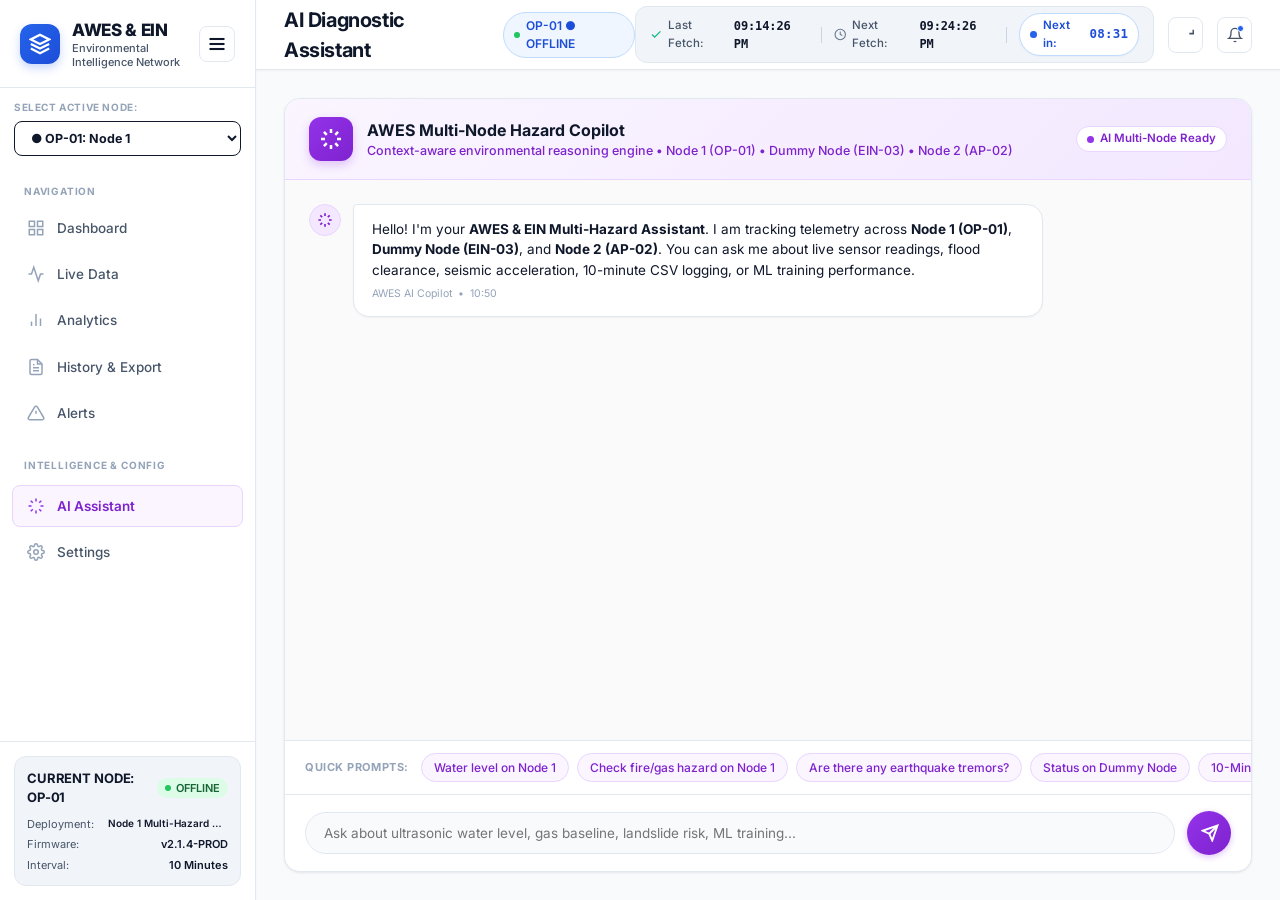
<file: ai-assistant.html>
<!DOCTYPE html>
<html lang="en">
<head>
  <meta charset="UTF-8">
  <meta name="viewport" content="width=device-width, initial-scale=1.0">
  <title>AWES — AI Assistant Copilot</title>
  <link rel="preconnect" href="https://fonts.googleapis.com">
  <link rel="preconnect" href="https://fonts.gstatic.com" crossorigin>
  <link href="https://fonts.googleapis.com/css2?family=Inter:wght@400;500;600;700;800&display=swap" rel="stylesheet">
  <link rel="stylesheet" href="main.css">
  <link rel="stylesheet" href="components.css">
  <link rel="stylesheet" href="ai-chat.css">
</head>
<body>

<div class="app-container">
  <!-- SIDEBAR -->
  <aside class="sidebar">
    <div class="sidebar-brand">
      <div class="brand-icon">
        <svg width="22" height="22" viewBox="0 0 24 24" fill="none" stroke="currentColor" stroke-width="2.5">
          <path d="M12 2L2 7l10 5 10-5-10-5zM2 17l10 5 10-5M2 12l10 5 10-5"/>
        </svg>
      </div>
      <div class="brand-info">
        <h1>AWES & EIN</h1>
        <p>Environmental Intelligence Network</p>
      </div>
      <button class="btn-sidebar-close" id="btn-sidebar-close" title="Close sidebar" aria-label="Close sidebar">
        <svg width="20" height="20" viewBox="0 0 24 24" fill="none" stroke="currentColor" stroke-width="2.5"><line x1="3" y1="6" x2="21" y2="6"/><line x1="3" y1="12" x2="21" y2="12"/><line x1="3" y1="18" x2="21" y2="18"/></svg>
      </button>
    </div>

    <!-- Active Hardware Node Selector in Sidebar -->
    <div style="padding: 12px 14px 4px 14px;">
      <div style="font-size: 10px; font-weight: 700; text-transform: uppercase; color: var(--text-light); letter-spacing: 0.06em; margin-bottom: 6px;">Select Active Node:</div>
      <select id="global-node-selector" class="form-select" style="width: 100%; font-size: 12.5px; font-weight: 700; border-color: var(--primary-300);">
        <option value="OP-01">● OP-01: Node 1</option>
        <option value="EIN-03">● EIN-03: Dummy Node</option>
        <option value="AP-02">● AP-02: Node 2</option>
      </select>
    </div>

    <nav class="sidebar-nav">
      <div class="nav-section-title">Navigation</div>
      <a href="index.html" class="nav-item">
        <svg viewBox="0 0 24 24" fill="none" stroke="currentColor" stroke-width="2"><rect x="3" y="3" width="7" height="7"/><rect x="14" y="3" width="7" height="7"/><rect x="14" y="14" width="7" height="7"/><rect x="3" y="14" width="7" height="7"/></svg>
        <span>Dashboard</span>
      </a>
      <a href="live-data.html" class="nav-item">
        <svg viewBox="0 0 24 24" fill="none" stroke="currentColor" stroke-width="2"><polyline points="22 12 18 12 15 21 9 3 6 12 2 12"/></svg>
        <span>Live Data</span>
      </a>
      <a href="analytics.html" class="nav-item">
        <svg viewBox="0 0 24 24" fill="none" stroke="currentColor" stroke-width="2"><line x1="18" y1="20" x2="18" y2="10"/><line x1="12" y1="20" x2="12" y2="4"/><line x1="6" y1="20" x2="6" y2="14"/></svg>
        <span>Analytics</span>
      </a>
      <a href="history.html" class="nav-item">
        <svg viewBox="0 0 24 24" fill="none" stroke="currentColor" stroke-width="2"><path d="M14 2H6a2 2 0 0 0-2 2v16a2 2 0 0 0 2 2h12a2 2 0 0 0 2-2V8z"/><polyline points="14 2 14 8 20 8"/><line x1="16" y1="13" x2="8" y2="13"/><line x1="16" y1="17" x2="8" y2="17"/><polyline points="10 9 9 9 8 9"/></svg>
        <span>History & Export</span>
      </a>
      <a href="alerts.html" class="nav-item">
        <svg viewBox="0 0 24 24" fill="none" stroke="currentColor" stroke-width="2"><path d="M10.29 3.86L1.82 18a2 2 0 001.71 3h16.94a2 2 0 001.71-3L13.71 3.86a2 2 0 00-3.42 0z"/><line x1="12" y1="9" x2="12" y2="13"/><line x1="12" y1="17" x2="12.01" y2="17"/></svg>
        <span>Alerts</span>
      </a>
      
      <div class="nav-section-title" style="margin-top: 12px;">Intelligence & Config</div>
      <a href="ai-assistant.html" class="nav-item nav-item-ai active">
        <svg viewBox="0 0 24 24" fill="none" stroke="currentColor" stroke-width="2"><path d="M12 2v4M12 18v4M4.93 4.93l2.83 2.83M16.24 16.24l2.83 2.83M2 12h4M18 12h4M4.93 19.07l2.83-2.83M16.24 7.76l2.83-2.83"/></svg>
        <span>AI Assistant</span>
      </a>
      <a href="settings.html" class="nav-item">
        <svg viewBox="0 0 24 24" fill="none" stroke="currentColor" stroke-width="2"><circle cx="12" cy="12" r="3"/><path d="M19.4 15a1.65 1.65 0 0 0 .33 1.82l.06.06a2 2 0 0 1 0 2.83 2 2 0 0 1-2.83 0l-.06-.06a1.65 1.65 0 0 0-1.82-.33 1.65 1.65 0 0 0-1 1.51V21a2 2 0 0 1-2 2 2 2 0 0 1-2-2v-.09A1.65 1.65 0 0 0 9 19.4a1.65 1.65 0 0 0-1.82.33l-.06.06a2 2 0 0 1-2.83 0 2 2 0 0 1 0-2.83l.06-.06a1.65 1.65 0 0 0 .33-1.82 1.65 1.65 0 0 0-1.51-1H3a2 2 0 0 1-2-2 2 2 0 0 1 2-2h.09A1.65 1.65 0 0 0 4.6 9a1.65 1.65 0 0 0-.33-1.82l-.06-.06a2 2 0 0 1 0-2.83 2 2 0 0 1 2.83 0l.06.06a1.65 1.65 0 0 0 1.82.33H9a1.65 1.65 0 0 0 1-1.51V3a2 2 0 0 1 2-2 2 2 0 0 1 2 2v.09a1.65 1.65 0 0 0 1 1.51 1.65 1.65 0 0 0 1.82-.33l.06-.06a2 2 0 0 1 2.83 0 2 2 0 0 1 0 2.83l-.06.06a1.65 1.65 0 0 0-.33 1.82V9a1.65 1.65 0 0 0 1.51 1H21a2 2 0 0 1 2 2 2 2 0 0 1-2 2h-.09a1.65 1.65 0 0 0-1.51 1z"/></svg>
        <span>Settings</span>
      </a>
    </nav>

    <!-- Pinned Node Status Card at bottom of Sidebar -->
    <div class="sidebar-footer">
      <div class="current-node-card">
        <div class="node-header">
          <span class="node-id-badge" id="sidebar-node-id">CURRENT NODE: OP-01</span>
          <span class="status-pill online">
            <span class="status-dot pulse"></span> OFFLINE
          </span>
        </div>
        <div class="node-details">
          <div class="node-row"><span>Deployment:</span> <span id="sidebar-node-type" style="font-size: 10px; max-width: 120px; overflow: hidden; text-overflow: ellipsis; white-space: nowrap;">Node 1 Multi-Hazard</span></div>
          <div class="node-row"><span>Firmware:</span> <span id="sidebar-node-fw">v2.1.4-PROD</span></div>
          <div class="node-row"><span>Interval:</span> <span id="sidebar-node-interval">10 Minutes</span></div>
        </div>
      </div>
    </div>
  </aside>

  <!-- MAIN WRAPPER -->
  <div class="main-wrapper">
    <!-- Top Header -->
    <header class="top-header">
      <div class="header-left">
        <button id="btn-sidebar-toggle" class="btn-sidebar-toggle" title="Toggle Sidebar" aria-label="Toggle Sidebar">
          <svg width="20" height="20" viewBox="0 0 24 24" fill="none" stroke="currentColor" stroke-width="2.5">
            <line x1="3" y1="6" x2="21" y2="6"/>
            <line x1="3" y1="12" x2="21" y2="12"/>
            <line x1="3" y1="18" x2="21" y2="18"/>
          </svg>
        </button>
        <h1 class="header-page-title">AI Diagnostic Assistant</h1>
        <div class="header-node-badge">
          <span class="status-dot pulse"></span>
          <span id="header-node-badge-text">OP-01 ● OFFLINE</span>
        </div>
      </div>

      <div class="header-right">
        <div class="header-telemetry-sync">
          <div class="sync-time-item">
            <svg width="13" height="13" viewBox="0 0 24 24" fill="none" stroke="#10B981" stroke-width="2.5"><polyline points="20 6 9 17 4 12"/></svg>
            <span class="sync-label">Last Fetch:</span>
            <strong class="sync-value" id="last-fetch-time">--:--:--</strong>
          </div>
          <div class="sync-divider"></div>
          <div class="sync-time-item">
            <svg width="13" height="13" viewBox="0 0 24 24" fill="none" stroke="#64748B" stroke-width="2"><circle cx="12" cy="12" r="10"/><polyline points="12 6 12 12 16 14"/></svg>
            <span class="sync-label">Next Fetch:</span>
            <strong class="sync-value" id="next-fetch-time">--:--:--</strong>
          </div>
          <div class="sync-divider"></div>
          <div class="sync-countdown-pill" title="Countdown to next 10-minute sensor telemetry broadcast & ML model retraining">
            <span class="countdown-dot"></span>
            <span class="sync-label" style="font-weight: 600; color: var(--primary-700);">Next in:</span>
            <strong class="countdown-timer" id="fetch-countdown">--:--</strong>
          </div>
        </div>

        <button id="btn-refresh-data" class="btn-icon-header" title="Force Sync & Retrain Model">
          <svg width="16" height="16" viewBox="0 0 24 24" fill="none" stroke="currentColor" stroke-width="2.5"><polyline points="23 4 23 10 17 10"/></svg>
        </button>
        <a href="alerts.html" class="btn-icon-header" title="Alerts Center">
          <svg width="16" height="16" viewBox="0 0 24 24" fill="none" stroke="currentColor" stroke-width="2"><path d="M18 8A6 6 0 0 0 6 8c0 7-3 9-3 9h18s-3-2-3-9"/><path d="M13.73 21a2 2 0 0 1-3.46 0"/></svg>
          <span class="notif-badge-dot"></span>
        </a>
      </div>
    </header>

    <!-- Main Page Content: Full-Page Chat Container -->
    <main class="page-content" style="padding-bottom: 20px;">
      
      <div class="chat-container">
        <!-- Top Profile Banner -->
        <div class="chat-header-banner">
          <div class="chat-bot-profile">
            <div class="bot-avatar">
              <svg viewBox="0 0 24 24" fill="none" stroke="currentColor" stroke-width="2.5">
                <path d="M12 2v4M12 18v4M4.93 4.93l2.83 2.83M16.24 16.24l2.83 2.83M2 12h4M18 12h4M4.93 19.07l2.83-2.83M16.24 7.76l2.83-2.83"/>
              </svg>
            </div>
            <div class="bot-info">
              <h2>AWES Multi-Node Hazard Copilot</h2>
              <p>Context-aware environmental reasoning engine &bull; Node 1 (OP-01) &bull; Dummy Node (EIN-03) &bull; Node 2 (AP-02)</p>
            </div>
          </div>
          <div class="bot-status-tag">
            <span class="bot-status-dot"></span>
            <span>AI Multi-Node Ready</span>
          </div>
        </div>

        <!-- Chat Messages Log -->
        <div class="chat-messages" id="chat-messages">
          <div class="chat-bubble-row bot-row">
            <div class="chat-avatar-small">
              <svg width="16" height="16" viewBox="0 0 24 24" fill="none" stroke="currentColor" stroke-width="2.5">
                <path d="M12 2v4M12 18v4M4.93 4.93l2.83 2.83M16.24 16.24l2.83 2.83M2 12h4M18 12h4M4.93 19.07l2.83-2.83M16.24 7.76l2.83-2.83"/>
              </svg>
            </div>
            <div class="bubble">
              <p>Hello! I'm your <strong>AWES & EIN Multi-Hazard Assistant</strong>. I am tracking telemetry across <strong>Node 1 (OP-01)</strong>, <strong>Dummy Node (EIN-03)</strong>, and <strong>Node 2 (AP-02)</strong>. You can ask me about live sensor readings, flood clearance, seismic acceleration, 10-minute CSV logging, or ML training performance.</p>
              <div class="bubble-meta">
                <span>AWES AI Copilot</span> &bull; <span>10:50</span>
              </div>
            </div>
          </div>
        </div>

        <!-- Suggested Prompt Chips (Click to ask) -->
        <div class="suggested-prompts-bar">
          <span class="prompt-label">Quick Prompts:</span>
          <button class="prompt-chip" data-query="What is the water level on Node 1 (OP-01)?">Water level on Node 1</button>
          <button class="prompt-chip" data-query="Check fire/gas hazard status on Node 1 (OP-01)">Check fire/gas hazard on Node 1</button>
          <button class="prompt-chip" data-query="Are there any earthquake tremors?">Are there any earthquake tremors?</button>
          <button class="prompt-chip" data-query="Explain status on Dummy Node (EIN-03)">Status on Dummy Node</button>
          <button class="prompt-chip" data-query="How does the 10-minute ML training pipeline work?">10-Min ML Training & CSV Pipeline</button>
          <button class="prompt-chip" data-query="What is the GPS location of the active node?">GPS location of active node</button>
        </div>

        <!-- Chat Input Form -->
        <form id="chat-form" class="chat-input-bar">
          <div class="chat-input-wrapper">
            <input type="text" id="chat-input" class="chat-input" placeholder="Ask about ultrasonic water level, gas baseline, landslide risk, ML training..." autocomplete="off">
          </div>
          <button type="submit" class="btn-send-chat" title="Send Question">
            <svg viewBox="0 0 24 24" fill="none" stroke="currentColor" stroke-width="2.5"><line x1="22" y1="2" x2="11" y2="13"/><polygon points="22 2 15 22 11 13 2 9 22 2"/></svg>
          </button>
        </form>

      </div>

    </main>
  </div>
</div>

<script src="data.js"></script>
<script src="shared.js"></script>
<script src="ai-chat.js"></script>
</body>
</html>
</file>
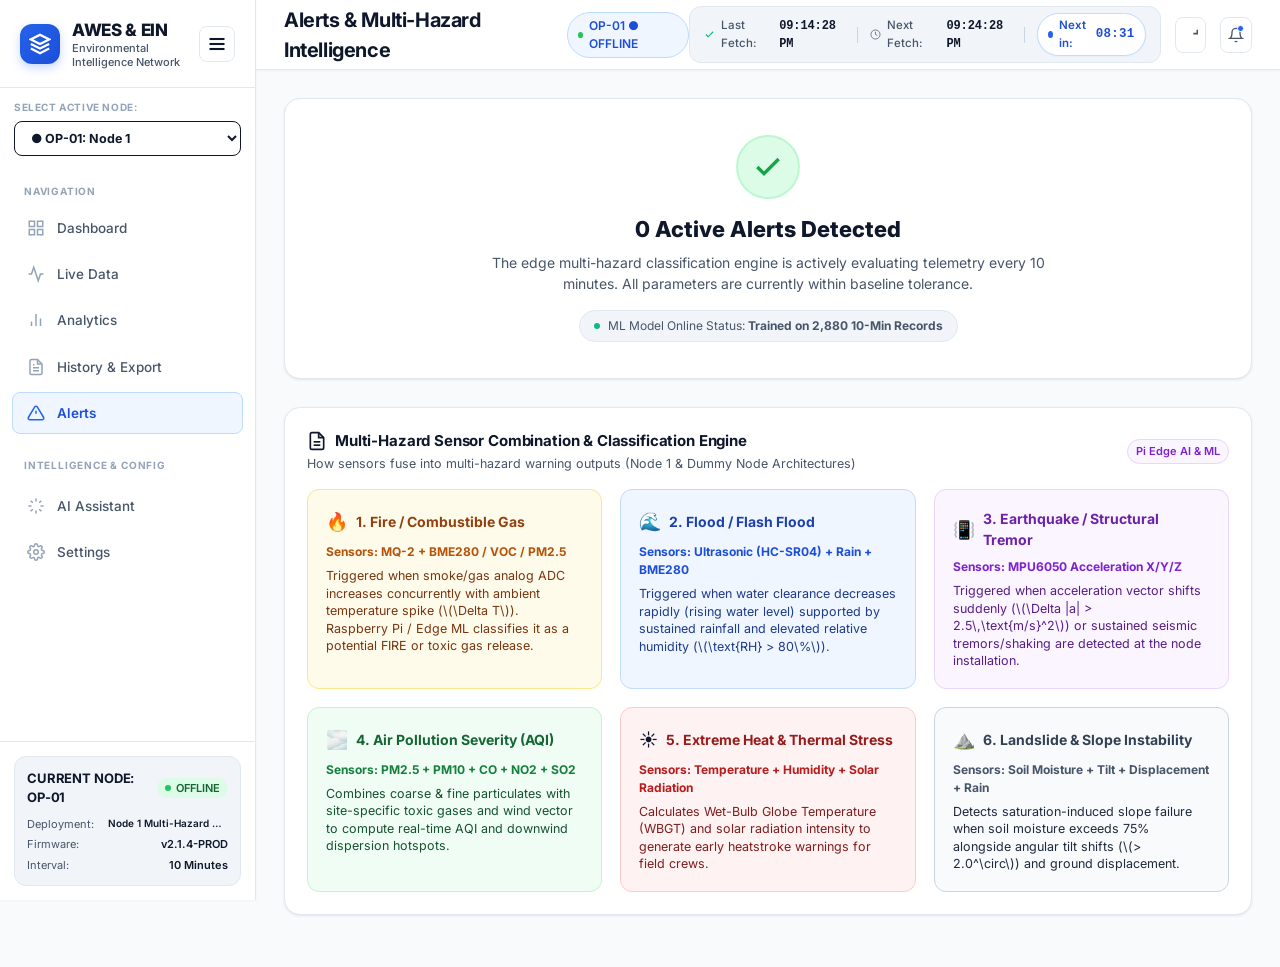
<file: alerts.html>
<!DOCTYPE html>
<html lang="en">
<head>
  <meta charset="UTF-8">
  <meta name="viewport" content="width=device-width, initial-scale=1.0">
  <title>AWES — Threat Alerts & Multi-Hazard Intelligence</title>
  <link rel="preconnect" href="https://fonts.googleapis.com">
  <link rel="preconnect" href="https://fonts.gstatic.com" crossorigin>
  <link href="https://fonts.googleapis.com/css2?family=Inter:wght@400;500;600;700;800&display=swap" rel="stylesheet">
  <link rel="stylesheet" href="main.css">
  <link rel="stylesheet" href="components.css">
</head>
<body>

<div class="app-container">
  <!-- SIDEBAR -->
  <aside class="sidebar">
    <div class="sidebar-brand">
      <div class="brand-icon">
        <svg width="22" height="22" viewBox="0 0 24 24" fill="none" stroke="currentColor" stroke-width="2.5">
          <path d="M12 2L2 7l10 5 10-5-10-5zM2 17l10 5 10-5M2 12l10 5 10-5"/>
        </svg>
      </div>
      <div class="brand-info">
        <h1>AWES & EIN</h1>
        <p>Environmental Intelligence Network</p>
      </div>
      <button class="btn-sidebar-close" id="btn-sidebar-close" title="Close sidebar" aria-label="Close sidebar">
        <svg width="20" height="20" viewBox="0 0 24 24" fill="none" stroke="currentColor" stroke-width="2.5">
          <line x1="3" y1="6" x2="21" y2="6"/>
          <line x1="3" y1="12" x2="21" y2="12"/>
          <line x1="3" y1="18" x2="21" y2="18"/>
        </svg>
      </button>
    </div>

    <!-- Active Hardware Node Selector in Sidebar -->
    <div style="padding: 12px 14px 4px 14px;">
      <div style="font-size: 10px; font-weight: 700; text-transform: uppercase; color: var(--text-light); letter-spacing: 0.06em; margin-bottom: 6px;">Select Active Node:</div>
      <select id="global-node-selector" class="form-select" style="width: 100%; font-size: 12.5px; font-weight: 700; border-color: var(--primary-300);">
        <option value="OP-01">● OP-01: Node 1</option>
        <option value="EIN-03">● EIN-03: Dummy Node</option>
        <option value="AP-02">● AP-02: Node 2</option>
      </select>
    </div>

    <nav class="sidebar-nav">
      <div class="nav-section-title">Navigation</div>
      <a href="index.html" class="nav-item">
        <svg viewBox="0 0 24 24" fill="none" stroke="currentColor" stroke-width="2"><rect x="3" y="3" width="7" height="7"/><rect x="14" y="3" width="7" height="7"/><rect x="14" y="14" width="7" height="7"/><rect x="3" y="14" width="7" height="7"/></svg>
        <span>Dashboard</span>
      </a>
      <a href="live-data.html" class="nav-item">
        <svg viewBox="0 0 24 24" fill="none" stroke="currentColor" stroke-width="2"><polyline points="22 12 18 12 15 21 9 3 6 12 2 12"/></svg>
        <span>Live Data</span>
      </a>
      <a href="analytics.html" class="nav-item">
        <svg viewBox="0 0 24 24" fill="none" stroke="currentColor" stroke-width="2"><line x1="18" y1="20" x2="18" y2="10"/><line x1="12" y1="20" x2="12" y2="4"/><line x1="6" y1="20" x2="6" y2="14"/></svg>
        <span>Analytics</span>
      </a>
      <a href="history.html" class="nav-item">
        <svg viewBox="0 0 24 24" fill="none" stroke="currentColor" stroke-width="2"><path d="M14 2H6a2 2 0 0 0-2 2v16a2 2 0 0 0 2 2h12a2 2 0 0 0 2-2V8z"/><polyline points="14 2 14 8 20 8"/><line x1="16" y1="13" x2="8" y2="13"/><line x1="16" y1="17" x2="8" y2="17"/><polyline points="10 9 9 9 8 9"/></svg>
        <span>History & Export</span>
      </a>
      <a href="alerts.html" class="nav-item active">
        <svg viewBox="0 0 24 24" fill="none" stroke="currentColor" stroke-width="2"><path d="M10.29 3.86L1.82 18a2 2 0 001.71 3h16.94a2 2 0 001.71-3L13.71 3.86a2 2 0 00-3.42 0z"/><line x1="12" y1="9" x2="12" y2="13"/><line x1="12" y1="17" x2="12.01" y2="17"/></svg>
        <span>Alerts</span>
      </a>
      
      <div class="nav-section-title" style="margin-top: 12px;">Intelligence & Config</div>
      <a href="ai-assistant.html" class="nav-item nav-item-ai">
        <svg viewBox="0 0 24 24" fill="none" stroke="currentColor" stroke-width="2"><path d="M12 2v4M12 18v4M4.93 4.93l2.83 2.83M16.24 16.24l2.83 2.83M2 12h4M18 12h4M4.93 19.07l2.83-2.83M16.24 7.76l2.83-2.83"/></svg>
        <span>AI Assistant</span>
      </a>
      <a href="settings.html" class="nav-item">
        <svg viewBox="0 0 24 24" fill="none" stroke="currentColor" stroke-width="2"><circle cx="12" cy="12" r="3"/><path d="M19.4 15a1.65 1.65 0 0 0 .33 1.82l.06.06a2 2 0 0 1 0 2.83 2 2 0 0 1-2.83 0l-.06-.06a1.65 1.65 0 0 0-1.82-.33 1.65 1.65 0 0 0-1 1.51V21a2 2 0 0 1-2 2 2 2 0 0 1-2-2v-.09A1.65 1.65 0 0 0 9 19.4a1.65 1.65 0 0 0-1.82.33l-.06.06a2 2 0 0 1-2.83 0 2 2 0 0 1 0-2.83l.06-.06a1.65 1.65 0 0 0 .33-1.82 1.65 1.65 0 0 0-1.51-1H3a2 2 0 0 1-2-2 2 2 0 0 1 2-2h.09A1.65 1.65 0 0 0 4.6 9a1.65 1.65 0 0 0-.33-1.82l-.06-.06a2 2 0 0 1 0-2.83 2 2 0 0 1 2.83 0l.06.06a1.65 1.65 0 0 0 1.82.33H9a1.65 1.65 0 0 0 1-1.51V3a2 2 0 0 1 2-2 2 2 0 0 1 2 2v.09a1.65 1.65 0 0 0 1 1.51 1.65 1.65 0 0 0 1.82-.33l.06-.06a2 2 0 0 1 2.83 0 2 2 0 0 1 0 2.83l-.06.06a1.65 1.65 0 0 0-.33 1.82V9a1.65 1.65 0 0 0 1.51 1H21a2 2 0 0 1 2 2 2 2 0 0 1-2 2h-.09a1.65 1.65 0 0 0-1.51 1z"/></svg>
        <span>Settings</span>
      </a>
    </nav>

    <!-- Pinned Node Status Card at bottom of Sidebar -->
    <div class="sidebar-footer">
      <div class="current-node-card">
        <div class="node-header">
          <span class="node-id-badge" id="sidebar-node-id">CURRENT NODE: OP-01</span>
          <span class="status-pill online">
            <span class="status-dot pulse"></span> OFFLINE
          </span>
        </div>
        <div class="node-details">
          <div class="node-row"><span>Deployment:</span> <span id="sidebar-node-type" style="font-size: 10px; max-width: 120px; overflow: hidden; text-overflow: ellipsis; white-space: nowrap;">Node 1 Multi-Hazard</span></div>
          <div class="node-row"><span>Firmware:</span> <span id="sidebar-node-fw">v2.1.4-PROD</span></div>
          <div class="node-row"><span>Interval:</span> <span id="sidebar-node-interval">10 Minutes</span></div>
        </div>
      </div>
    </div>
  </aside>

  <!-- MAIN WRAPPER -->
  <div class="main-wrapper">
    <!-- Top Header -->
    <header class="top-header">
      <div class="header-left">
        <button id="btn-sidebar-toggle" class="btn-sidebar-toggle" title="Toggle Sidebar" aria-label="Toggle Sidebar">
          <svg width="20" height="20" viewBox="0 0 24 24" fill="none" stroke="currentColor" stroke-width="2.5">
            <line x1="3" y1="6" x2="21" y2="6"/>
            <line x1="3" y1="12" x2="21" y2="12"/>
            <line x1="3" y1="18" x2="21" y2="18"/>
          </svg>
        </button>
        <h1 class="header-page-title">Alerts & Multi-Hazard Intelligence</h1>
        <div class="header-node-badge">
          <span class="status-dot pulse"></span>
          <span id="header-node-badge-text">OP-01 ● OFFLINE</span>
        </div>
      </div>

      <div class="header-right">
        <div class="header-telemetry-sync">
          <div class="sync-time-item">
            <svg width="13" height="13" viewBox="0 0 24 24" fill="none" stroke="#10B981" stroke-width="2.5"><polyline points="20 6 9 17 4 12"/></svg>
            <span class="sync-label">Last Fetch:</span>
            <strong class="sync-value" id="last-fetch-time">--:--:--</strong>
          </div>
          <div class="sync-divider"></div>
          <div class="sync-time-item">
            <svg width="13" height="13" viewBox="0 0 24 24" fill="none" stroke="#64748B" stroke-width="2"><circle cx="12" cy="12" r="10"/><polyline points="12 6 12 12 16 14"/></svg>
            <span class="sync-label">Next Fetch:</span>
            <strong class="sync-value" id="next-fetch-time">--:--:--</strong>
          </div>
          <div class="sync-divider"></div>
          <div class="sync-countdown-pill" title="Countdown to next 10-minute sensor telemetry broadcast & ML model retraining">
            <span class="countdown-dot"></span>
            <span class="sync-label" style="font-weight: 600; color: var(--primary-700);">Next in:</span>
            <strong class="countdown-timer" id="fetch-countdown">--:--</strong>
          </div>
        </div>

        <button id="btn-refresh-data" class="btn-icon-header" title="Force Sync & Retrain Model">
          <svg width="16" height="16" viewBox="0 0 24 24" fill="none" stroke="currentColor" stroke-width="2.5"><polyline points="23 4 23 10 17 10"/></svg>
        </button>
        <a href="alerts.html" class="btn-icon-header" title="Alerts Center">
          <svg width="16" height="16" viewBox="0 0 24 24" fill="none" stroke="currentColor" stroke-width="2"><path d="M18 8A6 6 0 0 0 6 8c0 7-3 9-3 9h18s-3-2-3-9"/><path d="M13.73 21a2 2 0 0 1-3.46 0"/></svg>
          <span class="notif-badge-dot"></span>
        </a>
      </div>
    </header>

    <!-- Main Page Content -->
    <main class="page-content">

      <!-- ACTIVE ALERTS STATUS (Empty State Reassuring) -->
      <section class="card" style="margin-bottom: 28px; text-align: center; padding: 36px 24px;">
        <div style="width: 64px; height: 64px; border-radius: 50%; background: #DCFCE7; border: 2px solid #BBF7D0; color: #16A34A; display: inline-flex; align-items: center; justify-content: center; margin-bottom: 14px;">
          <svg width="32" height="32" viewBox="0 0 24 24" fill="none" stroke="currentColor" stroke-width="2.5"><polyline points="20 6 9 17 4 12"/></svg>
        </div>

        <h2 style="font-size: 22px; font-weight: 800; color: var(--text-main); margin-bottom: 6px;">0 Active Alerts Detected</h2>
        <p style="font-size: 14px; color: var(--text-muted); max-width: 580px; margin: 0 auto 16px auto;" id="alerts-status-detail">
          The edge multi-hazard classification engine is actively evaluating telemetry every 10 minutes. All parameters are currently within baseline tolerance.
        </p>

        <div style="display: inline-flex; align-items: center; gap: 8px; background: var(--bg-surface-subtle); padding: 6px 14px; border-radius: var(--radius-full); font-size: 12px; color: var(--text-muted); border: 1px solid var(--border-light);">
          <span class="status-dot" style="background-color: #10B981;"></span>
          <span id="alerts-last-trained-badge">ML Model Online Status: <strong>Trained on 2,880 10-Min Records</strong></span>
        </div>
      </section>

      <!-- MULTI-HAZARD CLASSIFICATION REFERENCE (Node 1 & Dummy Node Guide) -->
      <section class="card" style="margin-bottom: 24px;">
        <div class="card-header-flex">
          <div>
            <h2 class="card-title">
              <svg width="20" height="20" viewBox="0 0 24 24" fill="none" stroke="currentColor" stroke-width="2"><path d="M14 2H6a2 2 0 0 0-2 2v16a2 2 0 0 0 2 2h12a2 2 0 0 0 2-2V8z"/><polyline points="14 2 14 8 20 8"/><line x1="16" y1="13" x2="8" y2="13"/><line x1="16" y1="17" x2="8" y2="17"/></svg>
              <span>Multi-Hazard Sensor Combination & Classification Engine</span>
            </h2>
            <p class="card-subtitle">How sensors fuse into multi-hazard warning outputs (Node 1 & Dummy Node Architectures)</p>
          </div>
          <span class="badge badge-ai">Pi Edge AI & ML</span>
        </div>

        <div class="grid-3" style="gap: 18px;">
          
          <!-- 1. Fire / Gas -->
          <div style="background: #FFFBEB; border: 1px solid #FDE68A; border-radius: var(--radius-md); padding: 18px;">
            <div style="display: flex; align-items: center; gap: 8px; margin-bottom: 8px;">
              <span style="font-size: 18px;">🔥</span>
              <strong style="font-size: 14px; color: #92400E;">1. Fire / Combustible Gas</strong>
            </div>
            <div style="font-size: 12px; font-weight: 700; color: #B45309; margin-bottom: 6px;">Sensors: MQ-2 + BME280 / VOC / PM2.5</div>
            <p style="font-size: 12.5px; color: #78350F; line-height: 1.4;">
              Triggered when smoke/gas analog ADC increases concurrently with ambient temperature spike (\(\Delta T\)). Raspberry Pi / Edge ML classifies it as a potential FIRE or toxic gas release.
            </p>
          </div>

          <!-- 2. Flood / Flash Flood -->
          <div style="background: #EFF6FF; border: 1px solid #BFDBFE; border-radius: var(--radius-md); padding: 18px;">
            <div style="display: flex; align-items: center; gap: 8px; margin-bottom: 8px;">
              <span style="font-size: 18px;">🌊</span>
              <strong style="font-size: 14px; color: #1E40AF;">2. Flood / Flash Flood</strong>
            </div>
            <div style="font-size: 12px; font-weight: 700; color: #1D4ED8; margin-bottom: 6px;">Sensors: Ultrasonic (HC-SR04) + Rain + BME280</div>
            <p style="font-size: 12.5px; color: #1E3A8A; line-height: 1.4;">
              Triggered when water clearance decreases rapidly (rising water level) supported by sustained rainfall and elevated relative humidity (\(\text{RH} > 80\%\)).
            </p>
          </div>

          <!-- 3. Earthquake / Strong Vibration -->
          <div style="background: #FAF5FF; border: 1px solid #E9D5FF; border-radius: var(--radius-md); padding: 18px;">
            <div style="display: flex; align-items: center; gap: 8px; margin-bottom: 8px;">
              <span style="font-size: 18px;">📳</span>
              <strong style="font-size: 14px; color: #6B21A8;">3. Earthquake / Structural Tremor</strong>
            </div>
            <div style="font-size: 12px; font-weight: 700; color: #7E22CE; margin-bottom: 6px;">Sensors: MPU6050 Acceleration X/Y/Z</div>
            <p style="font-size: 12.5px; color: #581C87; line-height: 1.4;">
              Triggered when acceleration vector shifts suddenly (\(\Delta |a| > 2.5\,\text{m/s}^2\)) or sustained seismic tremors/shaking are detected at the node installation.
            </p>
          </div>

          <!-- 4. Air Pollution Hotspot -->
          <div style="background: #F0FDF4; border: 1px solid #BBF7D0; border-radius: var(--radius-md); padding: 18px;">
            <div style="display: flex; align-items: center; gap: 8px; margin-bottom: 8px;">
              <span style="font-size: 18px;">🌫️</span>
              <strong style="font-size: 14px; color: #166534;">4. Air Pollution Severity (AQI)</strong>
            </div>
            <div style="font-size: 12px; font-weight: 700; color: #15803D; margin-bottom: 6px;">Sensors: PM2.5 + PM10 + CO + NO2 + SO2</div>
            <p style="font-size: 12.5px; color: #14532D; line-height: 1.4;">
              Combines coarse & fine particulates with site-specific toxic gases and wind vector to compute real-time AQI and downwind dispersion hotspots.
            </p>
          </div>

          <!-- 5. Extreme Heat & Thermal Stress -->
          <div style="background: #FEF2F2; border: 1px solid #FECACA; border-radius: var(--radius-md); padding: 18px;">
            <div style="display: flex; align-items: center; gap: 8px; margin-bottom: 8px;">
              <span style="font-size: 18px;">☀️</span>
              <strong style="font-size: 14px; color: #991B1B;">5. Extreme Heat & Thermal Stress</strong>
            </div>
            <div style="font-size: 12px; font-weight: 700; color: #B91C1C; margin-bottom: 6px;">Sensors: Temperature + Humidity + Solar Radiation</div>
            <p style="font-size: 12.5px; color: #7F1D1D; line-height: 1.4;">
              Calculates Wet-Bulb Globe Temperature (WBGT) and solar radiation intensity to generate early heatstroke warnings for field crews.
            </p>
          </div>

          <!-- 6. Landslide & Slope Instability -->
          <div style="background: #F8FAFC; border: 1px solid #CBD5E1; border-radius: var(--radius-md); padding: 18px;">
            <div style="display: flex; align-items: center; gap: 8px; margin-bottom: 8px;">
              <span style="font-size: 18px;">⛰️</span>
              <strong style="font-size: 14px; color: #334155;">6. Landslide & Slope Instability</strong>
            </div>
            <div style="font-size: 12px; font-weight: 700; color: #475569; margin-bottom: 6px;">Sensors: Soil Moisture + Tilt + Displacement + Rain</div>
            <p style="font-size: 12.5px; color: #1E293B; line-height: 1.4;">
              Detects saturation-induced slope failure when soil moisture exceeds 75% alongside angular tilt shifts (\(> 2.0^\circ\)) and ground displacement.
            </p>
          </div>

        </div>
      </section>

    </main>
  </div>
</div>

<script src="data.js"></script>
<script src="shared.js"></script>
</body>
</html>
</file>
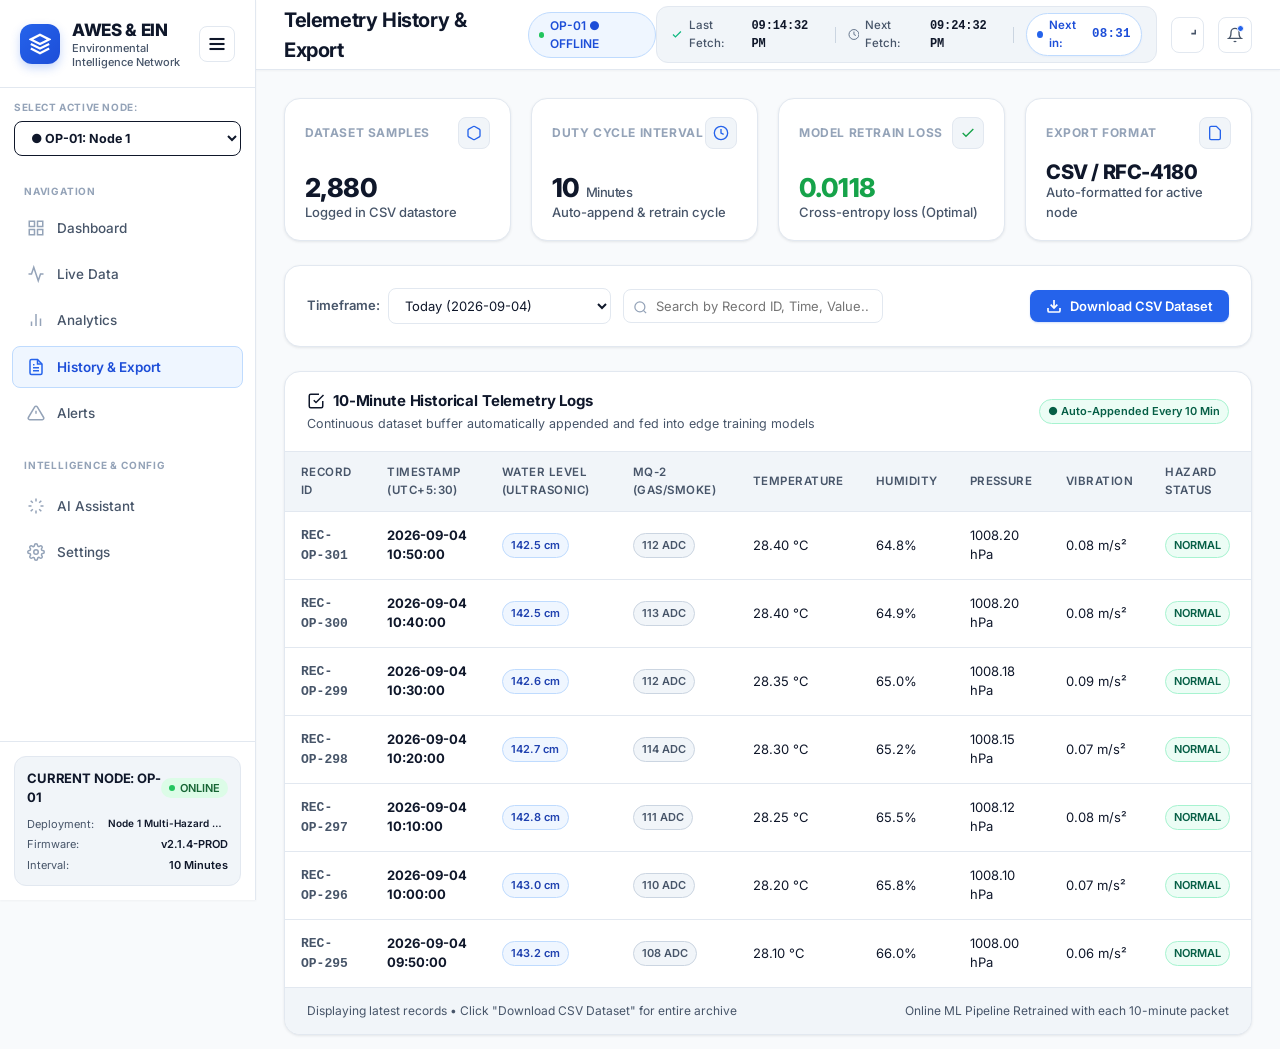
<file: history.html>
<!DOCTYPE html>
<html lang="en">
<head>
  <meta charset="UTF-8">
  <meta name="viewport" content="width=device-width, initial-scale=1.0">
  <title>AWES — Telemetry History & CSV Dataset Export</title>
  <link rel="preconnect" href="https://fonts.googleapis.com">
  <link rel="preconnect" href="https://fonts.gstatic.com" crossorigin>
  <link href="https://fonts.googleapis.com/css2?family=Inter:wght@400;500;600;700;800&display=swap" rel="stylesheet">
  <link rel="stylesheet" href="main.css">
  <link rel="stylesheet" href="components.css">
</head>
<body>

<div class="app-container">
  <!-- SIDEBAR -->
  <aside class="sidebar">
    <div class="sidebar-brand">
      <div class="brand-icon">
        <svg width="22" height="22" viewBox="0 0 24 24" fill="none" stroke="currentColor" stroke-width="2.5">
          <path d="M12 2L2 7l10 5 10-5-10-5zM2 17l10 5 10-5M2 12l10 5 10-5"/>
        </svg>
      </div>
      <div class="brand-info">
        <h1>AWES & EIN</h1>
        <p>Environmental Intelligence Network</p>
      </div>
      <button class="btn-sidebar-close" id="btn-sidebar-close" title="Close sidebar" aria-label="Close sidebar">
        <svg width="20" height="20" viewBox="0 0 24 24" fill="none" stroke="currentColor" stroke-width="2.5">
          <line x1="3" y1="6" x2="21" y2="6"/>
          <line x1="3" y1="12" x2="21" y2="12"/>
          <line x1="3" y1="18" x2="21" y2="18"/>
        </svg>
      </button>
    </div>

    <!-- Active Hardware Node Selector in Sidebar -->
    <div style="padding: 12px 14px 4px 14px;">
      <div style="font-size: 10px; font-weight: 700; text-transform: uppercase; color: var(--text-light); letter-spacing: 0.06em; margin-bottom: 6px;">Select Active Node:</div>
      <select id="global-node-selector" class="form-select" style="width: 100%; font-size: 12.5px; font-weight: 700; border-color: var(--primary-300);">
        <option value="OP-01">● OP-01: Node 1</option>
        <option value="EIN-03">● EIN-03: Dummy Node</option>
        <option value="AP-02">● AP-02: Node 2</option>
      </select>
    </div>

    <nav class="sidebar-nav">
      <div class="nav-section-title">Navigation</div>
      <a href="index.html" class="nav-item">
        <svg viewBox="0 0 24 24" fill="none" stroke="currentColor" stroke-width="2"><rect x="3" y="3" width="7" height="7"/><rect x="14" y="3" width="7" height="7"/><rect x="14" y="14" width="7" height="7"/><rect x="3" y="14" width="7" height="7"/></svg>
        <span>Dashboard</span>
      </a>
      <a href="live-data.html" class="nav-item">
        <svg viewBox="0 0 24 24" fill="none" stroke="currentColor" stroke-width="2"><polyline points="22 12 18 12 15 21 9 3 6 12 2 12"/></svg>
        <span>Live Data</span>
      </a>
      <a href="analytics.html" class="nav-item">
        <svg viewBox="0 0 24 24" fill="none" stroke="currentColor" stroke-width="2"><line x1="18" y1="20" x2="18" y2="10"/><line x1="12" y1="20" x2="12" y2="4"/><line x1="6" y1="20" x2="6" y2="14"/></svg>
        <span>Analytics</span>
      </a>
      <a href="history.html" class="nav-item active">
        <svg viewBox="0 0 24 24" fill="none" stroke="currentColor" stroke-width="2"><path d="M14 2H6a2 2 0 0 0-2 2v16a2 2 0 0 0 2 2h12a2 2 0 0 0 2-2V8z"/><polyline points="14 2 14 8 20 8"/><line x1="16" y1="13" x2="8" y2="13"/><line x1="16" y1="17" x2="8" y2="17"/><polyline points="10 9 9 9 8 9"/></svg>
        <span>History & Export</span>
      </a>
      <a href="alerts.html" class="nav-item">
        <svg viewBox="0 0 24 24" fill="none" stroke="currentColor" stroke-width="2"><path d="M10.29 3.86L1.82 18a2 2 0 001.71 3h16.94a2 2 0 001.71-3L13.71 3.86a2 2 0 00-3.42 0z"/><line x1="12" y1="9" x2="12" y2="13"/><line x1="12" y1="17" x2="12.01" y2="17"/></svg>
        <span>Alerts</span>
      </a>
      
      <div class="nav-section-title" style="margin-top: 12px;">Intelligence & Config</div>
      <a href="ai-assistant.html" class="nav-item nav-item-ai">
        <svg viewBox="0 0 24 24" fill="none" stroke="currentColor" stroke-width="2"><path d="M12 2v4M12 18v4M4.93 4.93l2.83 2.83M16.24 16.24l2.83 2.83M2 12h4M18 12h4M4.93 19.07l2.83-2.83M16.24 7.76l2.83-2.83"/></svg>
        <span>AI Assistant</span>
      </a>
      <a href="settings.html" class="nav-item">
        <svg viewBox="0 0 24 24" fill="none" stroke="currentColor" stroke-width="2"><circle cx="12" cy="12" r="3"/><path d="M19.4 15a1.65 1.65 0 0 0 .33 1.82l.06.06a2 2 0 0 1 0 2.83 2 2 0 0 1-2.83 0l-.06-.06a1.65 1.65 0 0 0-1.82-.33 1.65 1.65 0 0 0-1 1.51V21a2 2 0 0 1-2 2 2 2 0 0 1-2-2v-.09A1.65 1.65 0 0 0 9 19.4a1.65 1.65 0 0 0-1.82.33l-.06.06a2 2 0 0 1-2.83 0 2 2 0 0 1 0-2.83l.06-.06a1.65 1.65 0 0 0 .33-1.82 1.65 1.65 0 0 0-1.51-1H3a2 2 0 0 1-2-2 2 2 0 0 1 2-2h.09A1.65 1.65 0 0 0 4.6 9a1.65 1.65 0 0 0-.33-1.82l-.06-.06a2 2 0 0 1 0-2.83 2 2 0 0 1 2.83 0l.06.06a1.65 1.65 0 0 0 1.82.33H9a1.65 1.65 0 0 0 1-1.51V3a2 2 0 0 1 2-2 2 2 0 0 1 2 2v.09a1.65 1.65 0 0 0 1 1.51 1.65 1.65 0 0 0 1.82-.33l.06-.06a2 2 0 0 1 2.83 0 2 2 0 0 1 0 2.83l-.06.06a1.65 1.65 0 0 0-.33 1.82V9a1.65 1.65 0 0 0 1.51 1H21a2 2 0 0 1 2 2 2 2 0 0 1-2 2h-.09a1.65 1.65 0 0 0-1.51 1z"/></svg>
        <span>Settings</span>
      </a>
    </nav>

    <!-- Pinned Node Status Card at bottom of Sidebar -->
    <div class="sidebar-footer">
      <div class="current-node-card">
        <div class="node-header">
          <span class="node-id-badge" id="sidebar-node-id">CURRENT NODE: OP-01</span>
          <span class="status-pill online">
            <span class="status-dot pulse"></span> ONLINE
          </span>
        </div>
        <div class="node-details">
          <div class="node-row"><span>Deployment:</span> <span id="sidebar-node-type" style="font-size: 10px; max-width: 120px; overflow: hidden; text-overflow: ellipsis; white-space: nowrap;">Node 1 Multi-Hazard</span></div>
          <div class="node-row"><span>Firmware:</span> <span id="sidebar-node-fw">v2.1.4-PROD</span></div>
          <div class="node-row"><span>Interval:</span> <span id="sidebar-node-interval">10 Minutes</span></div>
        </div>
      </div>
    </div>
  </aside>

  <!-- MAIN WRAPPER -->
  <div class="main-wrapper">
    <!-- Top Header -->
    <header class="top-header">
      <div class="header-left">
        <button id="btn-sidebar-toggle" class="btn-sidebar-toggle" title="Toggle Sidebar" aria-label="Toggle Sidebar">
          <svg width="20" height="20" viewBox="0 0 24 24" fill="none" stroke="currentColor" stroke-width="2.5">
            <line x1="3" y1="6" x2="21" y2="6"/>
            <line x1="3" y1="12" x2="21" y2="12"/>
            <line x1="3" y1="18" x2="21" y2="18"/>
          </svg>
        </button>
        <h1 class="header-page-title">Telemetry History & Export</h1>
        <div class="header-node-badge">
          <span class="status-dot pulse"></span>
          <span id="header-node-badge-text">OP-01 ● ONLINE</span>
        </div>
      </div>

      <div class="header-right">
        <div class="header-telemetry-sync">
          <div class="sync-time-item">
            <svg width="13" height="13" viewBox="0 0 24 24" fill="none" stroke="#10B981" stroke-width="2.5"><polyline points="20 6 9 17 4 12"/></svg>
            <span class="sync-label">Last Fetch:</span>
            <strong class="sync-value" id="last-fetch-time">--:--:--</strong>
          </div>
          <div class="sync-divider"></div>
          <div class="sync-time-item">
            <svg width="13" height="13" viewBox="0 0 24 24" fill="none" stroke="#64748B" stroke-width="2"><circle cx="12" cy="12" r="10"/><polyline points="12 6 12 12 16 14"/></svg>
            <span class="sync-label">Next Fetch:</span>
            <strong class="sync-value" id="next-fetch-time">--:--:--</strong>
          </div>
          <div class="sync-divider"></div>
          <div class="sync-countdown-pill" title="Countdown to next 10-minute sensor telemetry broadcast & ML model retraining">
            <span class="countdown-dot"></span>
            <span class="sync-label" style="font-weight: 600; color: var(--primary-700);">Next in:</span>
            <strong class="countdown-timer" id="fetch-countdown">--:--</strong>
          </div>
        </div>

        <button id="btn-refresh-data" class="btn-icon-header" title="Force Sync & Retrain Model">
          <svg width="16" height="16" viewBox="0 0 24 24" fill="none" stroke="currentColor" stroke-width="2.5"><polyline points="23 4 23 10 17 10"/></svg>
        </button>
        <a href="alerts.html" class="btn-icon-header" title="Alerts Center">
          <svg width="16" height="16" viewBox="0 0 24 24" fill="none" stroke="currentColor" stroke-width="2"><path d="M18 8A6 6 0 0 0 6 8c0 7-3 9-3 9h18s-3-2-3-9"/><path d="M13.73 21a2 2 0 0 1-3.46 0"/></svg>
          <span class="notif-badge-dot"></span>
        </a>
      </div>
    </header>

    <!-- Main Page Content -->
    <main class="page-content">

      <!-- TOP RECORDING METRICS (4 Cards) -->
      <section class="grid-4" style="margin-bottom: 24px;">
        <div class="card health-card">
          <div class="health-card-top">
            <span class="health-label">Dataset Samples</span>
            <div class="health-icon-small">
              <svg viewBox="0 0 24 24" fill="none" stroke="currentColor" stroke-width="2"><path d="M21 16V8a2 2 0 0 0-1-1.73l-7-4a2 2 0 0 0-2 0l-7 4A2 2 0 0 0 3 8v8a2 2 0 0 0 1 1.73l7 4a2 2 0 0 0 2 0l7-4A2 2 0 0 0 21 16z"/></svg>
            </div>
          </div>
          <div>
            <div class="health-value">2,880</div>
            <div class="health-value-sub">Logged in CSV datastore</div>
          </div>
        </div>

        <div class="card health-card">
          <div class="health-card-top">
            <span class="health-label">Duty Cycle Interval</span>
            <div class="health-icon-small">
              <svg viewBox="0 0 24 24" fill="none" stroke="currentColor" stroke-width="2"><circle cx="12" cy="12" r="10"/><polyline points="12 6 12 12 16 14"/></svg>
            </div>
          </div>
          <div>
            <div class="health-value">10 <span class="health-value-sub">Minutes</span></div>
            <div class="health-value-sub">Auto-append & retrain cycle</div>
          </div>
        </div>

        <div class="card health-card">
          <div class="health-card-top">
            <span class="health-label">Model Retrain Loss</span>
            <div class="health-icon-small" style="color: #16A34A;">
              <svg viewBox="0 0 24 24" fill="none" stroke="currentColor" stroke-width="2"><polyline points="20 6 9 17 4 12"/></svg>
            </div>
          </div>
          <div>
            <div class="health-value" style="color: #16A34A;">0.0118</div>
            <div class="health-value-sub">Cross-entropy loss (Optimal)</div>
          </div>
        </div>

        <div class="card health-card">
          <div class="health-card-top">
            <span class="health-label">Export Format</span>
            <div class="health-icon-small">
              <svg viewBox="0 0 24 24" fill="none" stroke="currentColor" stroke-width="2"><path d="M14 2H6a2 2 0 0 0-2 2v16a2 2 0 0 0 2 2h12a2 2 0 0 0 2-2V8z"/></svg>
            </div>
          </div>
          <div>
            <div class="health-value" style="font-size: 20px;">CSV / RFC-4180</div>
            <div class="health-value-sub">Auto-formatted for active node</div>
          </div>
        </div>
      </section>

      <!-- EXPORT CONTROLS & FILTER TOOLBAR -->
      <section class="card" style="margin-bottom: 24px;">
        <div style="display: flex; flex-wrap: wrap; justify-content: space-between; align-items: center; gap: 16px;">
          
          <div style="display: flex; align-items: center; gap: 12px; flex-wrap: wrap;">
            <div style="display: flex; align-items: center; gap: 8px;">
              <label for="history-date-range" style="font-size: 13px; font-weight: 600; color: var(--text-muted);">Timeframe:</label>
              <select id="history-date-range" class="form-select">
                <option value="today">Today (2026-09-04)</option>
                <option value="last24h">Last 24 Hours (144 Records)</option>
                <option value="last7d">Last 7 Days (1,008 Records)</option>
              </select>
            </div>

            <div style="position: relative;">
              <input type="text" id="history-search-input" class="form-input" placeholder="Search by Record ID, Time, Value..." style="width: 260px; padding-left: 32px;">
              <svg width="15" height="15" viewBox="0 0 24 24" fill="none" stroke="currentColor" stroke-width="2" style="position: absolute; left: 10px; top: 11px; color: var(--text-light);"><circle cx="11" cy="11" r="8"/><line x1="21" y1="21" x2="16.65" y2="16.65"/></svg>
            </div>
          </div>

          <!-- Real CSV Download Button -->
          <button id="btn-export-csv" class="btn btn-primary">
            <svg width="16" height="16" viewBox="0 0 24 24" fill="none" stroke="currentColor" stroke-width="2.5"><path d="M21 15v4a2 2 0 0 1-2 2H5a2 2 0 0 1-2-2v-4"/><polyline points="7 10 12 15 17 10"/><line x1="12" y1="15" x2="12" y2="3"/></svg>
            <span>Download CSV Dataset</span>
          </button>
        </div>
      </section>

      <!-- RECENT RECORDS TABLE -->
      <section class="card" style="padding: 0; overflow: hidden;">
        <div style="padding: 18px 22px; border-bottom: 1px solid var(--border-light); display: flex; justify-content: space-between; align-items: center;">
          <div>
            <h2 class="card-title">
              <svg width="18" height="18" viewBox="0 0 24 24" fill="none" stroke="currentColor" stroke-width="2"><polyline points="9 11 12 14 22 4"/><path d="M21 12v7a2 2 0 0 1-2 2H5a2 2 0 0 1-2-2V5a2 2 0 0 1 2-2h11"/></svg>
              <span>10-Minute Historical Telemetry Logs</span>
            </h2>
            <p class="card-subtitle">Continuous dataset buffer automatically appended and fed into edge training models</p>
          </div>
          <span class="badge badge-normal">● Auto-Appended Every 10 Min</span>
        </div>

        <div class="table-responsive" style="border: none; border-radius: 0;">
          <table class="data-table">
            <thead id="history-table-head">
              <!-- Dynamically rendered per node -->
            </thead>
            <tbody id="history-table-body">
              <!-- Dynamically populated per node -->
            </tbody>
          </table>
        </div>

        <div style="padding: 14px 22px; background: var(--bg-surface-subtle); border-top: 1px solid var(--border-light); display: flex; justify-content: space-between; align-items: center; font-size: 12px; color: var(--text-muted); flex-wrap: wrap; gap: 8px;">
          <span>Displaying latest records &bull; Click "Download CSV Dataset" for entire archive</span>
          <span>Online ML Pipeline Retrained with each 10-minute packet</span>
        </div>
      </section>

    </main>
  </div>
</div>

<script src="data.js"></script>
<script src="shared.js"></script>
<script src="export.js"></script>
</body>
</html>
</file>
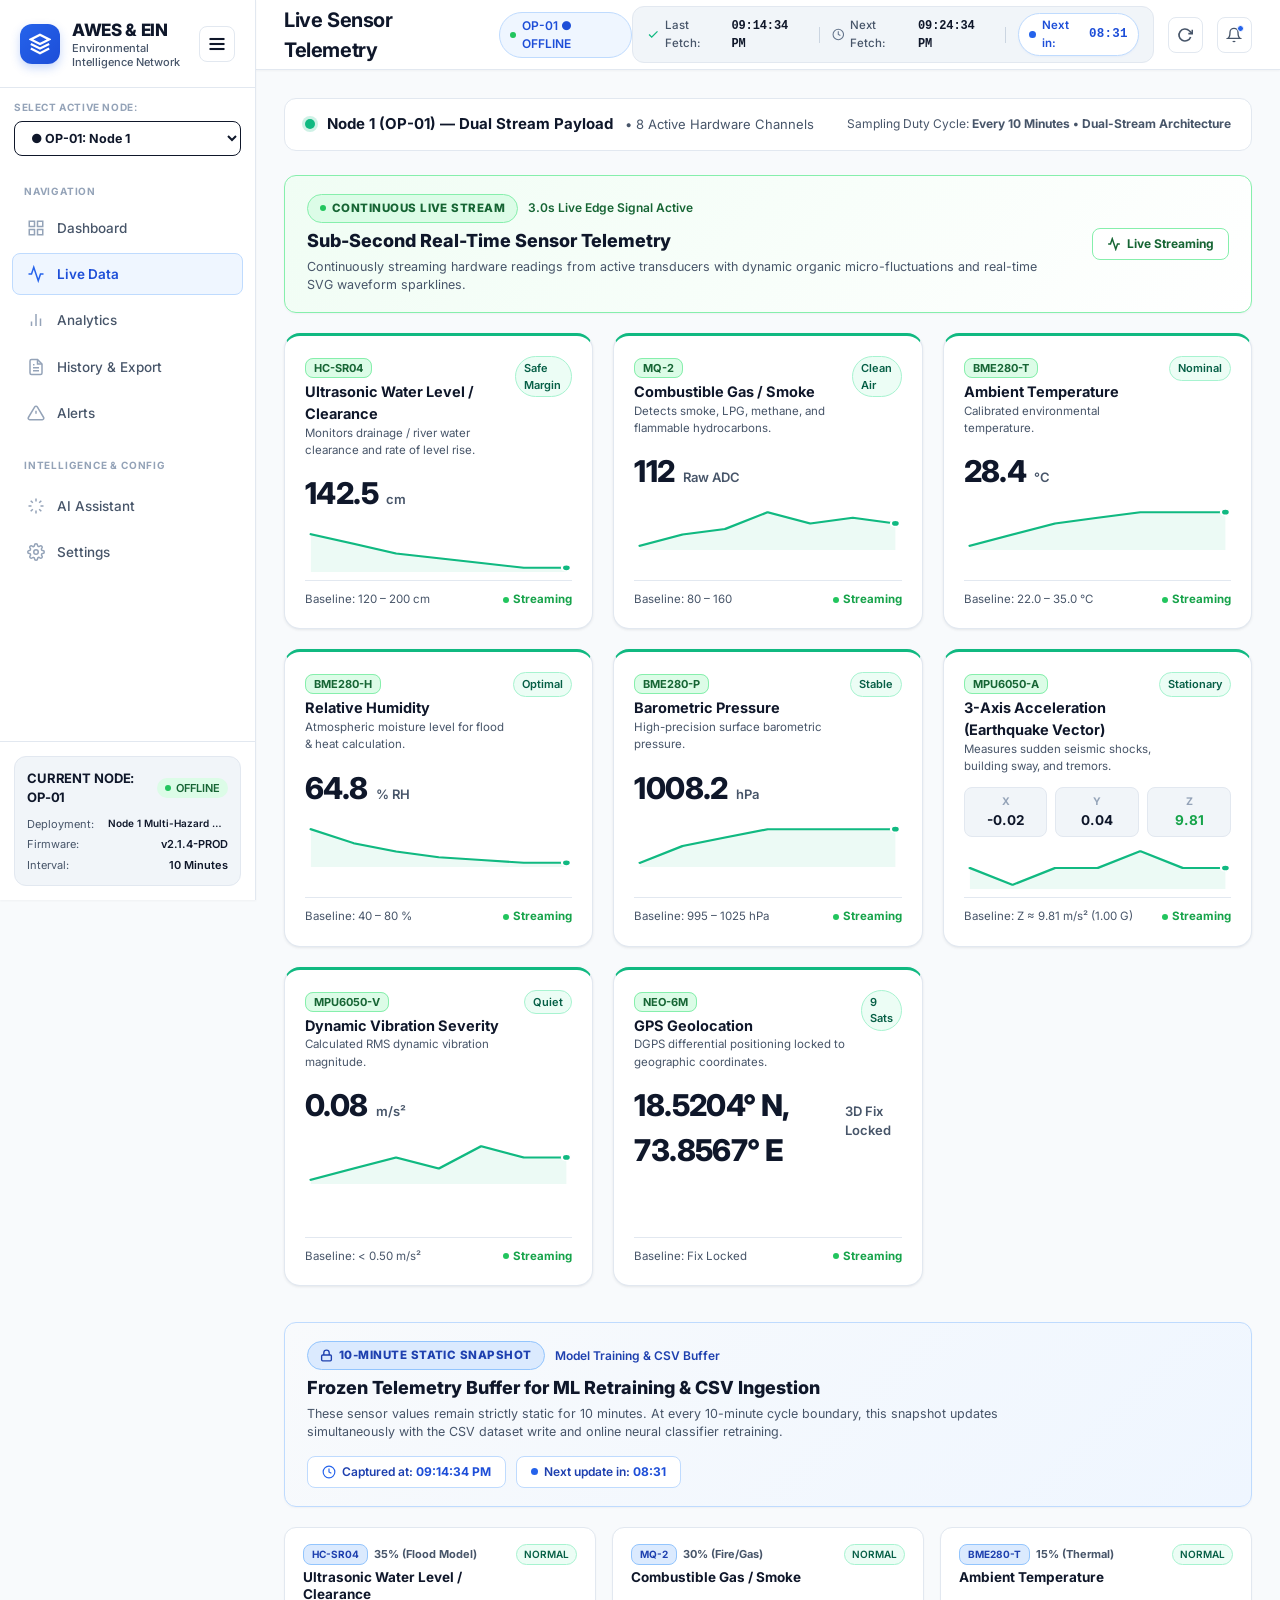
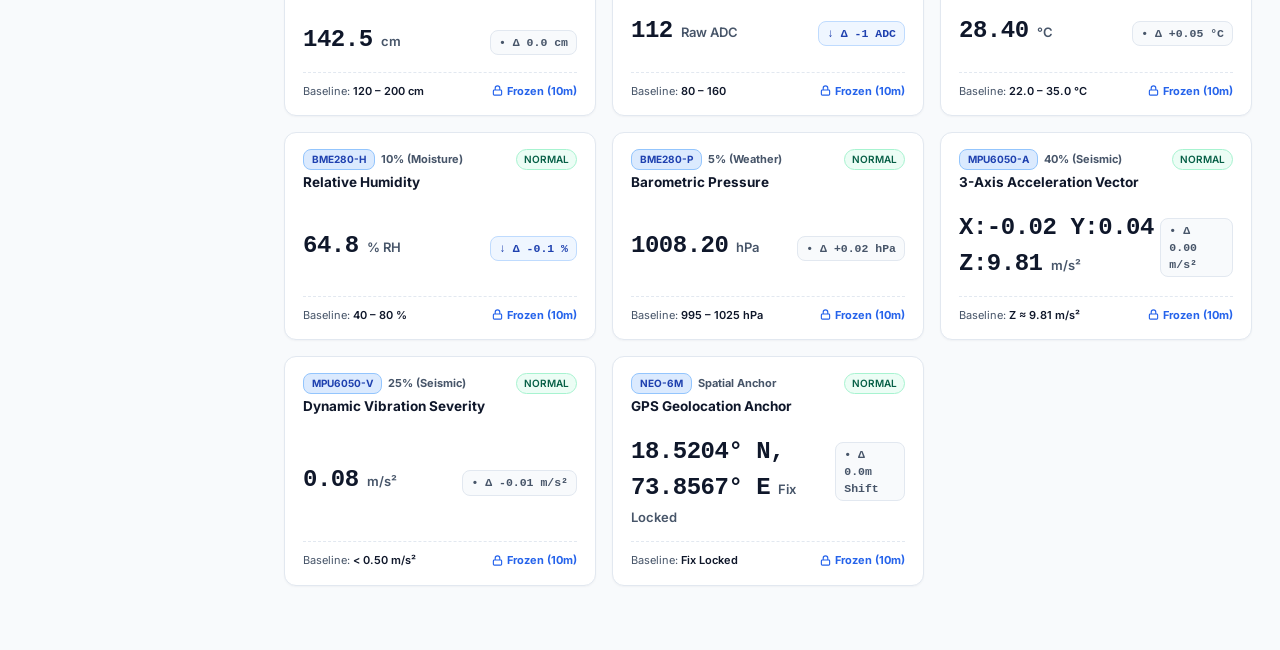
<file: live-data.html>
<!DOCTYPE html>
<html lang="en">
<head>
  <meta charset="UTF-8">
  <meta name="viewport" content="width=device-width, initial-scale=1.0">
  <title>AWES — Live Sensor Readings</title>
  <link rel="preconnect" href="https://fonts.googleapis.com">
  <link rel="preconnect" href="https://fonts.gstatic.com" crossorigin>
  <link href="https://fonts.googleapis.com/css2?family=Inter:wght@400;500;600;700;800&display=swap" rel="stylesheet">
  <link rel="stylesheet" href="main.css">
  <link rel="stylesheet" href="components.css">
</head>
<body>

<div class="app-container">
  <!-- SIDEBAR -->
  <aside class="sidebar">
    <div class="sidebar-brand">
      <div class="brand-icon">
        <svg width="22" height="22" viewBox="0 0 24 24" fill="none" stroke="currentColor" stroke-width="2.5">
          <path d="M12 2L2 7l10 5 10-5-10-5zM2 17l10 5 10-5M2 12l10 5 10-5"/>
        </svg>
      </div>
      <div class="brand-info">
        <h1>AWES & EIN</h1>
        <p>Environmental Intelligence Network</p>
      </div>
      <button class="btn-sidebar-close" id="btn-sidebar-close" title="Close sidebar" aria-label="Close sidebar">
        <svg width="20" height="20" viewBox="0 0 24 24" fill="none" stroke="currentColor" stroke-width="2.5">
          <line x1="3" y1="6" x2="21" y2="6"/>
          <line x1="3" y1="12" x2="21" y2="12"/>
          <line x1="3" y1="18" x2="21" y2="18"/>
        </svg>
      </button>
    </div>

    <!-- Active Hardware Node Selector in Sidebar -->
    <div style="padding: 12px 14px 4px 14px;">
      <div style="font-size: 10px; font-weight: 700; text-transform: uppercase; color: var(--text-light); letter-spacing: 0.06em; margin-bottom: 6px;">Select Active Node:</div>
      <select id="global-node-selector" class="form-select" style="width: 100%; font-size: 12.5px; font-weight: 700; border-color: var(--primary-300);">
        <option value="OP-01">● OP-01: Node 1</option>
        <option value="EIN-03">● EIN-03: Dummy Node</option>
        <option value="AP-02">● AP-02: Node 2</option>
      </select>
    </div>

    <nav class="sidebar-nav">
      <div class="nav-section-title">Navigation</div>
      <a href="index.html" class="nav-item">
        <svg viewBox="0 0 24 24" fill="none" stroke="currentColor" stroke-width="2"><rect x="3" y="3" width="7" height="7"/><rect x="14" y="3" width="7" height="7"/><rect x="14" y="14" width="7" height="7"/><rect x="3" y="14" width="7" height="7"/></svg>
        <span>Dashboard</span>
      </a>
      <a href="live-data.html" class="nav-item active">
        <svg viewBox="0 0 24 24" fill="none" stroke="currentColor" stroke-width="2"><polyline points="22 12 18 12 15 21 9 3 6 12 2 12"/></svg>
        <span>Live Data</span>
      </a>
      <a href="analytics.html" class="nav-item">
        <svg viewBox="0 0 24 24" fill="none" stroke="currentColor" stroke-width="2"><line x1="18" y1="20" x2="18" y2="10"/><line x1="12" y1="20" x2="12" y2="4"/><line x1="6" y1="20" x2="6" y2="14"/></svg>
        <span>Analytics</span>
      </a>
      <a href="history.html" class="nav-item">
        <svg viewBox="0 0 24 24" fill="none" stroke="currentColor" stroke-width="2"><path d="M14 2H6a2 2 0 0 0-2 2v16a2 2 0 0 0 2 2h12a2 2 0 0 0 2-2V8z"/><polyline points="14 2 14 8 20 8"/><line x1="16" y1="13" x2="8" y2="13"/><line x1="16" y1="17" x2="8" y2="17"/><polyline points="10 9 9 9 8 9"/></svg>
        <span>History & Export</span>
      </a>
      <a href="alerts.html" class="nav-item">
        <svg viewBox="0 0 24 24" fill="none" stroke="currentColor" stroke-width="2"><path d="M10.29 3.86L1.82 18a2 2 0 001.71 3h16.94a2 2 0 001.71-3L13.71 3.86a2 2 0 00-3.42 0z"/><line x1="12" y1="9" x2="12" y2="13"/><line x1="12" y1="17" x2="12.01" y2="17"/></svg>
        <span>Alerts</span>
      </a>
      
      <div class="nav-section-title" style="margin-top: 12px;">Intelligence & Config</div>
      <a href="ai-assistant.html" class="nav-item nav-item-ai">
        <svg viewBox="0 0 24 24" fill="none" stroke="currentColor" stroke-width="2"><path d="M12 2v4M12 18v4M4.93 4.93l2.83 2.83M16.24 16.24l2.83 2.83M2 12h4M18 12h4M4.93 19.07l2.83-2.83M16.24 7.76l2.83-2.83"/></svg>
        <span>AI Assistant</span>
      </a>
      <a href="settings.html" class="nav-item">
        <svg viewBox="0 0 24 24" fill="none" stroke="currentColor" stroke-width="2"><circle cx="12" cy="12" r="3"/><path d="M19.4 15a1.65 1.65 0 0 0 .33 1.82l.06.06a2 2 0 0 1 0 2.83 2 2 0 0 1-2.83 0l-.06-.06a1.65 1.65 0 0 0-1.82-.33 1.65 1.65 0 0 0-1 1.51V21a2 2 0 0 1-2 2 2 2 0 0 1-2-2v-.09A1.65 1.65 0 0 0 9 19.4a1.65 1.65 0 0 0-1.82.33l-.06.06a2 2 0 0 1-2.83 0 2 2 0 0 1 0-2.83l.06-.06a1.65 1.65 0 0 0 .33-1.82 1.65 1.65 0 0 0-1.51-1H3a2 2 0 0 1-2-2 2 2 0 0 1 2-2h.09A1.65 1.65 0 0 0 4.6 9a1.65 1.65 0 0 0-.33-1.82l-.06-.06a2 2 0 0 1 0-2.83 2 2 0 0 1 2.83 0l.06.06a1.65 1.65 0 0 0 1.82.33H9a1.65 1.65 0 0 0 1-1.51V3a2 2 0 0 1 2-2 2 2 0 0 1 2 2v.09a1.65 1.65 0 0 0 1 1.51 1.65 1.65 0 0 0 1.82-.33l.06-.06a2 2 0 0 1 2.83 0 2 2 0 0 1 0 2.83l-.06.06a1.65 1.65 0 0 0-.33 1.82V9a1.65 1.65 0 0 0 1.51 1H21a2 2 0 0 1 2 2 2 2 0 0 1-2 2h-.09a1.65 1.65 0 0 0-1.51 1z"/></svg>
        <span>Settings</span>
      </a>
    </nav>

    <!-- Pinned Node Status Card at bottom of Sidebar -->
    <div class="sidebar-footer">
      <div class="current-node-card">
        <div class="node-header">
          <span class="node-id-badge" id="sidebar-node-id">CURRENT NODE: OP-01</span>
          <span class="status-pill online">
            <span class="status-dot pulse"></span> OFFLINE
          </span>
        </div>
        <div class="node-details">
          <div class="node-row"><span>Deployment:</span> <span id="sidebar-node-type" style="font-size: 10px; max-width: 120px; overflow: hidden; text-overflow: ellipsis; white-space: nowrap;">Node 1 Multi-Hazard</span></div>
          <div class="node-row"><span>Firmware:</span> <span id="sidebar-node-fw">v2.1.4-PROD</span></div>
          <div class="node-row"><span>Interval:</span> <span id="sidebar-node-interval">10 Minutes</span></div>
        </div>
      </div>
    </div>
  </aside>

  <!-- MAIN WRAPPER -->
  <div class="main-wrapper">
    <!-- Top Header -->
    <header class="top-header">
      <div class="header-left">
        <button id="btn-sidebar-toggle" class="btn-sidebar-toggle" title="Toggle Sidebar" aria-label="Toggle Sidebar">
          <svg width="20" height="20" viewBox="0 0 24 24" fill="none" stroke="currentColor" stroke-width="2.5">
            <line x1="3" y1="6" x2="21" y2="6"/>
            <line x1="3" y1="12" x2="21" y2="12"/>
            <line x1="3" y1="18" x2="21" y2="18"/>
          </svg>
        </button>
        <h1 class="header-page-title">Live Sensor Telemetry</h1>
        <div class="header-node-badge">
          <span class="status-dot pulse"></span>
          <span id="header-node-badge-text">OP-01 ● OFFLINE</span>
        </div>
      </div>

      <div class="header-right">
        <div class="header-telemetry-sync">
          <div class="sync-time-item">
            <svg width="13" height="13" viewBox="0 0 24 24" fill="none" stroke="#10B981" stroke-width="2.5"><polyline points="20 6 9 17 4 12"/></svg>
            <span class="sync-label">Last Fetch:</span>
            <strong class="sync-value" id="last-fetch-time">--:--:--</strong>
          </div>
          <div class="sync-divider"></div>
          <div class="sync-time-item">
            <svg width="13" height="13" viewBox="0 0 24 24" fill="none" stroke="#64748B" stroke-width="2"><circle cx="12" cy="12" r="10"/><polyline points="12 6 12 12 16 14"/></svg>
            <span class="sync-label">Next Fetch:</span>
            <strong class="sync-value" id="next-fetch-time">--:--:--</strong>
          </div>
          <div class="sync-divider"></div>
          <div class="sync-countdown-pill" title="Countdown to next 10-minute sensor telemetry broadcast & ML model retraining">
            <span class="countdown-dot"></span>
            <span class="sync-label" style="font-weight: 600; color: var(--primary-700);">Next in:</span>
            <strong class="countdown-timer" id="fetch-countdown">--:--</strong>
          </div>
        </div>

        <button id="btn-refresh-data" class="btn-icon-header" title="Force Sync & Retrain Model">
          <svg width="16" height="16" viewBox="0 0 24 24" fill="none" stroke="currentColor" stroke-width="2.5"><polyline points="23 4 23 10 17 10"/><path d="M20.49 15a9 9 0 1 1-2.12-9.36L23 10"/></svg>
        </button>
        <a href="alerts.html" class="btn-icon-header" title="Alerts Center">
          <svg width="16" height="16" viewBox="0 0 24 24" fill="none" stroke="currentColor" stroke-width="2"><path d="M18 8A6 6 0 0 0 6 8c0 7-3 9-3 9h18s-3-2-3-9"/><path d="M13.73 21a2 2 0 0 1-3.46 0"/></svg>
          <span class="notif-badge-dot"></span>
        </a>
      </div>
    </header>

    <!-- Main Page Content -->
    <main class="page-content">
      
      <!-- Node Header Banner -->
      <div style="background-color: var(--bg-surface); border: 1px solid var(--border-light); border-radius: var(--radius-md); padding: 14px 20px; display: flex; justify-content: space-between; align-items: center; margin-bottom: 24px; flex-wrap: wrap; gap: 12px;">
        <div style="display: flex; align-items: center; gap: 12px;">
          <div style="width: 10px; height: 10px; border-radius: 50%; background-color: #10B981; box-shadow: 0 0 0 3px rgba(16,185,129,0.2);"></div>
          <span style="font-weight: 700; color: var(--text-main); font-size: 15px;" id="live-node-title">Station OP-01 — Node 1 Multi-Hazard Grid</span>
          <span style="color: var(--text-muted); font-size: 13px;" id="live-channels-count">&bull; 8 Active Hardware Channels</span>
        </div>
        <div style="font-size: 12px; color: var(--text-muted);">Sampling Duty Cycle: <strong>Every 10 Minutes &bull; Dual-Stream Architecture</strong></div>
      </div>

      <!-- ===================================================================
           SECTION 1: CONTINUOUS REAL-TIME LIVE STREAM
           =================================================================== -->
      <section style="margin-bottom: 36px;">
        <div class="stream-section-header stream-section-live">
          <div>
            <div style="display: flex; align-items: center; gap: 10px; margin-bottom: 4px;">
              <span class="live-indicator-pill">
                <span class="status-dot pulse"></span> CONTINUOUS LIVE STREAM
              </span>
              <span style="font-size: 12px; color: #166534; font-weight: 600;">3.0s Live Edge Signal Active</span>
            </div>
            <h2 style="font-size: 18px; font-weight: 800; color: var(--text-main); margin-bottom: 4px;">Sub-Second Real-Time Sensor Telemetry</h2>
            <p style="font-size: 12.5px; color: var(--text-muted); max-width: 750px; line-height: 1.45;">
              Continuously streaming hardware readings from active transducers with dynamic organic micro-fluctuations and real-time SVG waveform sparklines.
            </p>
          </div>

          <div style="display: flex; align-items: center; gap: 8px;">
            <div style="background: #FFFFFF; border: 1px solid #86EFAC; padding: 6px 14px; border-radius: var(--radius-sm); font-size: 12px; color: #166534; font-weight: 700; display: flex; align-items: center; gap: 6px;">
              <svg width="14" height="14" viewBox="0 0 24 24" fill="none" stroke="currentColor" stroke-width="2.5"><polyline points="22 12 18 12 15 21 9 3 6 12 2 12"/></svg>
              <span>Live Streaming</span>
            </div>
          </div>
        </div>

        <!-- LIVE SENSORS GRID -->
        <div class="grid-3" id="live-sensors-grid" style="gap: 20px;">
          <!-- Dynamically populated per active node -->
        </div>
      </section>


      <!-- ===================================================================
           SECTION 2: 10-MINUTE SYNCHRONIZED STATIC SNAPSHOT SECTION
           =================================================================== -->
      <section style="margin-bottom: 36px;">
        <div class="stream-section-header stream-section-static">
          <div>
            <div style="display: flex; align-items: center; gap: 10px; margin-bottom: 4px;">
              <span class="static-snapshot-badge">
                <svg width="13" height="13" viewBox="0 0 24 24" fill="none" stroke="currentColor" stroke-width="2.5"><rect x="3" y="11" width="18" height="11" rx="2" ry="2"/><path d="M7 11V7a5 5 0 0 1 10 0v4"/></svg>
                10-MINUTE STATIC SNAPSHOT
              </span>
              <span style="font-size: 12px; color: #1E40AF; font-weight: 600;">Model Training & CSV Buffer</span>
            </div>
            <h2 style="font-size: 18px; font-weight: 800; color: var(--text-main); margin-bottom: 4px;">Frozen Telemetry Buffer for ML Retraining & CSV Ingestion</h2>
            <p style="font-size: 12.5px; color: var(--text-muted); max-width: 750px; line-height: 1.45;">
              These sensor values remain strictly static for 10 minutes. At every 10-minute cycle boundary, this snapshot updates simultaneously with the CSV dataset write and online neural classifier retraining.
            </p>
          </div>

          <div style="display: flex; align-items: center; gap: 10px; flex-wrap: wrap;">
            <div style="background: #FFFFFF; border: 1px solid #BFDBFE; padding: 6px 14px; border-radius: var(--radius-sm); font-size: 12px; color: #1E40AF; font-weight: 600; display: flex; align-items: center; gap: 6px;">
              <svg width="14" height="14" viewBox="0 0 24 24" fill="none" stroke="#2563EB" stroke-width="2"><circle cx="12" cy="12" r="10"/><polyline points="12 6 12 12 16 14"/></svg>
              <span>Captured at: <strong id="static-captured-time" style="color: var(--primary-700);">--:--:--</strong></span>
            </div>
            <div style="background: #FFFFFF; border: 1px solid #BFDBFE; padding: 6px 14px; border-radius: var(--radius-sm); font-size: 12px; color: #1E40AF; font-weight: 600; display: flex; align-items: center; gap: 6px;">
              <span class="countdown-dot"></span>
              <span>Next update in: <strong id="static-countdown-timer" style="color: var(--primary-700);">--:--</strong></span>
            </div>
          </div>
        </div>

        <!-- STATIC SNAPSHOT GRID -->
        <div class="static-snapshot-grid" id="static-snapshot-grid">
          <!-- Dynamically populated from node.staticSnapshot -->
        </div>
      </section>

    </main>
  </div>
</div>

<script src="data.js"></script>
<script src="shared.js"></script>
<script>
  // 1. Render Continuous Live Streaming Sensor Cards
  function renderLiveSensorsGrid() {
    const node = AWES_DATA.getActiveNode();
    const grid = document.getElementById('live-sensors-grid');
    const title = document.getElementById('live-node-title');
    const count = document.getElementById('live-channels-count');

    if (title) title.textContent = `${node.name} — Dual Stream Payload`;
    if (count) count.textContent = `• ${Object.keys(node.sensors).length} Active Hardware Channels`;

    if (!grid) return;

    grid.innerHTML = Object.entries(node.sensors).map(([key, s]) => {
      let readingDisplay = '';
      if (typeof s.value === 'object' && s.value.x !== undefined) {
        readingDisplay = `
          <div class="axis-grid" style="margin: 8px 0 10px 0;">
            <div class="axis-item"><div class="axis-label">X</div><div class="axis-val" data-sensor-key="${key}_x">${s.value.x}</div></div>
            <div class="axis-item"><div class="axis-label">Y</div><div class="axis-val" data-sensor-key="${key}_y">${s.value.y}</div></div>
            <div class="axis-item"><div class="axis-label">Z</div><div class="axis-val" data-sensor-key="${key}_z" style="color:#16A34A;">${s.value.z}</div></div>
          </div>
        `;
      } else {
        readingDisplay = `
          <div class="sensor-reading-box">
            <span class="sensor-reading-val live-stream-reading" data-sensor-key="${key}" id="live-stream-${key}">${s.value}</span>
            <span class="sensor-reading-unit">${s.unit}</span>
          </div>
        `;
      }

      const sparklineId = `spark-${node.id}-${key}`;

      return `
        <div class="card sensor-card" style="border-top: 3px solid #10B981;">
          <div>
            <div class="sensor-card-head">
              <div>
                <span class="sensor-code-badge" style="background: #DCFCE7; color: #166534; border-color: #86EFAC;">${s.code}</span>
                <div class="sensor-name">${s.name}</div>
                <div class="sensor-sub">${s.description || 'Hardware transducer telemetry stream'}</div>
              </div>
              <span class="badge ${s.status === 'NORMAL' ? 'badge-normal' : s.status === 'WARNING' ? 'badge-warning' : 'badge-danger'}">
                ${s.statusText || s.status}
              </span>
            </div>

            ${readingDisplay}

            <div class="sparkline-wrapper" id="${sparklineId}"></div>
          </div>

          <div class="sensor-card-footer">
            <span>Baseline: ${s.baseline || 'Nominal'}</span>
            <span style="color: #16A34A; font-weight: 700; display: flex; align-items: center; gap: 4px;">
              <span class="status-dot pulse" style="width: 6px; height: 6px;"></span> Streaming
            </span>
          </div>
        </div>
      `;
    }).join('');

    // Render Sparklines
    Object.entries(node.sensors).forEach(([key, s]) => {
      const sparkEl = document.getElementById(`spark-${node.id}-${key}`);
      if (sparkEl && s.trend) {
        sparkEl.innerHTML = createSparklineSVG(s.trend, '#10B981', 'rgba(16, 185, 129, 0.08)');
      }
    });
  }

  // 2. Render 10-Minute Synchronized Static Snapshot Cards
  function renderStaticSnapshotGrid() {
    const node = AWES_DATA.getActiveNode();
    const grid = document.getElementById('static-snapshot-grid');
    if (!grid) return;

    const snap = node.staticSnapshot;
    if (!snap || !snap.readings) {
      grid.innerHTML = `<div style="padding: 20px; color: var(--text-muted);">No static snapshot data available.</div>`;
      return;
    }

    grid.innerHTML = Object.entries(snap.readings).map(([key, item]) => {
      const isPos = item.delta && item.delta.startsWith('+') && !item.delta.startsWith('+0.0');
      const isNeg = item.delta && item.delta.startsWith('-') && !item.delta.startsWith('-0.0');
      const deltaClass = isPos ? 'delta-pos' : isNeg ? 'delta-neg' : 'delta-zero';
      const deltaIcon = isPos ? '↑' : isNeg ? '↓' : '•';

      return `
        <div class="static-item-card snapshot-updated" id="static-card-${key}">
          <div class="static-item-head">
            <div>
              <div style="display: flex; align-items: center; gap: 6px; margin-bottom: 4px;">
                <span class="sensor-code-badge" style="font-size: 10px; background: #DBEAFE; color: #1E40AF; border-color: #93C5FD;">${item.code}</span>
                <span style="font-size: 11px; font-weight: 700; color: var(--text-muted);">${item.weight || 'ML Feature'}</span>
              </div>
              <div style="font-size: 13.5px; font-weight: 700; color: var(--text-main); line-height: 1.3;">${item.name}</div>
            </div>
            <span class="badge ${item.status === 'NORMAL' ? 'badge-normal' : 'badge-warning'}" style="font-size: 10px; padding: 2px 7px;">
              ${item.status}
            </span>
          </div>

          <div style="display: flex; align-items: baseline; justify-content: space-between; margin: 6px 0 2px 0;">
            <div>
              <span class="static-val-display">${item.value}</span>
              <span class="static-val-unit">${item.unit}</span>
            </div>
            <span class="static-delta-tag ${deltaClass}" title="Change (Δ) from previous 10-minute snapshot cycle">
              ${deltaIcon} Δ ${item.delta}
            </span>
          </div>

          <div class="static-item-footer">
            <span>Baseline: <strong style="color: var(--text-main); font-weight: 600;">${item.baseline || 'Nominal'}</strong></span>
            <span style="color: #2563EB; font-weight: 700; display: inline-flex; align-items: center; gap: 4px;">
              <svg width="11" height="11" viewBox="0 0 24 24" fill="none" stroke="currentColor" stroke-width="2.5"><rect x="3" y="11" width="18" height="11" rx="2" ry="2"/><path d="M7 11V7a5 5 0 0 1 10 0v4"/></svg>
              Frozen (10m)
            </span>
          </div>
        </div>
      `;
    }).join('');
  }

  function renderAllSections() {
    renderLiveSensorsGrid();
    renderStaticSnapshotGrid();
    if (typeof updateSyncHeaderUI === 'function') {
      updateSyncHeaderUI();
    }
  }

  document.addEventListener('DOMContentLoaded', renderAllSections);
  window.addEventListener('nodeSwitched', renderAllSections);
  window.addEventListener('pipelineExecuted', renderAllSections);
</script>
</body>
</html>
</file>
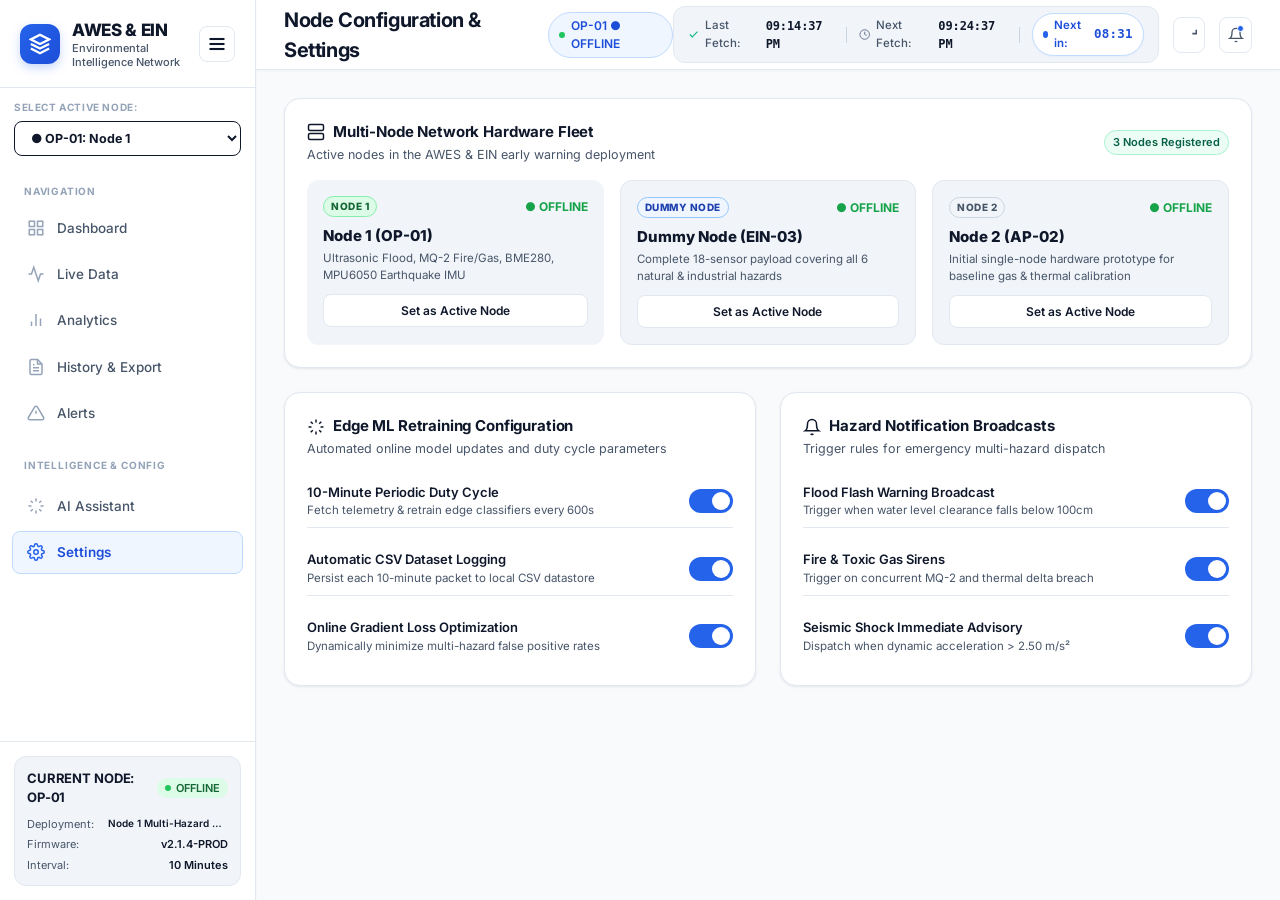
<file: settings.html>
<!DOCTYPE html>
<html lang="en">
<head>
  <meta charset="UTF-8">
  <meta name="viewport" content="width=device-width, initial-scale=1.0">
  <title>AWES — Node Configuration & System Settings</title>
  <link rel="preconnect" href="https://fonts.googleapis.com">
  <link rel="preconnect" href="https://fonts.gstatic.com" crossorigin>
  <link href="https://fonts.googleapis.com/css2?family=Inter:wght@400;500;600;700;800&display=swap" rel="stylesheet">
  <link rel="stylesheet" href="main.css">
  <link rel="stylesheet" href="components.css">
</head>
<body>

<div class="app-container">
  <!-- SIDEBAR -->
  <aside class="sidebar">
    <div class="sidebar-brand">
      <div class="brand-icon">
        <svg width="22" height="22" viewBox="0 0 24 24" fill="none" stroke="currentColor" stroke-width="2.5">
          <path d="M12 2L2 7l10 5 10-5-10-5zM2 17l10 5 10-5M2 12l10 5 10-5"/>
        </svg>
      </div>
      <div class="brand-info">
        <h1>AWES & EIN</h1>
        <p>Environmental Intelligence Network</p>
      </div>
      <button class="btn-sidebar-close" id="btn-sidebar-close" title="Close sidebar" aria-label="Close sidebar">
        <svg width="20" height="20" viewBox="0 0 24 24" fill="none" stroke="currentColor" stroke-width="2.5">
          <line x1="3" y1="6" x2="21" y2="6"/>
          <line x1="3" y1="12" x2="21" y2="12"/>
          <line x1="3" y1="18" x2="21" y2="18"/>
        </svg>
      </button>
    </div>

    <!-- Active Hardware Node Selector in Sidebar -->
    <div style="padding: 12px 14px 4px 14px;">
      <div style="font-size: 10px; font-weight: 700; text-transform: uppercase; color: var(--text-light); letter-spacing: 0.06em; margin-bottom: 6px;">Select Active Node:</div>
      <select id="global-node-selector" class="form-select" style="width: 100%; font-size: 12.5px; font-weight: 700; border-color: var(--primary-300);">
        <option value="OP-01">● OP-01: Node 1</option>
        <option value="EIN-03">● EIN-03: Dummy Node</option>
        <option value="AP-02">● AP-02: Node 2</option>
      </select>
    </div>

    <nav class="sidebar-nav">
      <div class="nav-section-title">Navigation</div>
      <a href="index.html" class="nav-item">
        <svg viewBox="0 0 24 24" fill="none" stroke="currentColor" stroke-width="2"><rect x="3" y="3" width="7" height="7"/><rect x="14" y="3" width="7" height="7"/><rect x="14" y="14" width="7" height="7"/><rect x="3" y="14" width="7" height="7"/></svg>
        <span>Dashboard</span>
      </a>
      <a href="live-data.html" class="nav-item">
        <svg viewBox="0 0 24 24" fill="none" stroke="currentColor" stroke-width="2"><polyline points="22 12 18 12 15 21 9 3 6 12 2 12"/></svg>
        <span>Live Data</span>
      </a>
      <a href="analytics.html" class="nav-item">
        <svg viewBox="0 0 24 24" fill="none" stroke="currentColor" stroke-width="2"><line x1="18" y1="20" x2="18" y2="10"/><line x1="12" y1="20" x2="12" y2="4"/><line x1="6" y1="20" x2="6" y2="14"/></svg>
        <span>Analytics</span>
      </a>
      <a href="history.html" class="nav-item">
        <svg viewBox="0 0 24 24" fill="none" stroke="currentColor" stroke-width="2"><path d="M14 2H6a2 2 0 0 0-2 2v16a2 2 0 0 0 2 2h12a2 2 0 0 0 2-2V8z"/><polyline points="14 2 14 8 20 8"/><line x1="16" y1="13" x2="8" y2="13"/><line x1="16" y1="17" x2="8" y2="17"/><polyline points="10 9 9 9 8 9"/></svg>
        <span>History & Export</span>
      </a>
      <a href="alerts.html" class="nav-item">
        <svg viewBox="0 0 24 24" fill="none" stroke="currentColor" stroke-width="2"><path d="M10.29 3.86L1.82 18a2 2 0 001.71 3h16.94a2 2 0 001.71-3L13.71 3.86a2 2 0 00-3.42 0z"/><line x1="12" y1="9" x2="12" y2="13"/><line x1="12" y1="17" x2="12.01" y2="17"/></svg>
        <span>Alerts</span>
      </a>
      
      <div class="nav-section-title" style="margin-top: 12px;">Intelligence & Config</div>
      <a href="ai-assistant.html" class="nav-item nav-item-ai">
        <svg viewBox="0 0 24 24" fill="none" stroke="currentColor" stroke-width="2"><path d="M12 2v4M12 18v4M4.93 4.93l2.83 2.83M16.24 16.24l2.83 2.83M2 12h4M18 12h4M4.93 19.07l2.83-2.83M16.24 7.76l2.83-2.83"/></svg>
        <span>AI Assistant</span>
      </a>
      <a href="settings.html" class="nav-item active">
        <svg viewBox="0 0 24 24" fill="none" stroke="currentColor" stroke-width="2"><circle cx="12" cy="12" r="3"/><path d="M19.4 15a1.65 1.65 0 0 0 .33 1.82l.06.06a2 2 0 0 1 0 2.83 2 2 0 0 1-2.83 0l-.06-.06a1.65 1.65 0 0 0-1.82-.33 1.65 1.65 0 0 0-1 1.51V21a2 2 0 0 1-2 2 2 2 0 0 1-2-2v-.09A1.65 1.65 0 0 0 9 19.4a1.65 1.65 0 0 0-1.82.33l-.06.06a2 2 0 0 1-2.83 0 2 2 0 0 1 0-2.83l.06-.06a1.65 1.65 0 0 0 .33-1.82 1.65 1.65 0 0 0-1.51-1H3a2 2 0 0 1-2-2 2 2 0 0 1 2-2h.09A1.65 1.65 0 0 0 4.6 9a1.65 1.65 0 0 0-.33-1.82l-.06-.06a2 2 0 0 1 0-2.83 2 2 0 0 1 2.83 0l.06.06a1.65 1.65 0 0 0 1.82.33H9a1.65 1.65 0 0 0 1-1.51V3a2 2 0 0 1 2-2 2 2 0 0 1 2 2v.09a1.65 1.65 0 0 0 1 1.51 1.65 1.65 0 0 0 1.82-.33l.06-.06a2 2 0 0 1 2.83 0 2 2 0 0 1 0 2.83l-.06.06a1.65 1.65 0 0 0-.33 1.82V9a1.65 1.65 0 0 0 1.51 1H21a2 2 0 0 1 2 2 2 2 0 0 1-2 2h-.09a1.65 1.65 0 0 0-1.51 1z"/></svg>
        <span>Settings</span>
      </a>
    </nav>

    <!-- Pinned Node Status Card at bottom of Sidebar -->
    <div class="sidebar-footer">
      <div class="current-node-card">
        <div class="node-header">
          <span class="node-id-badge" id="sidebar-node-id">CURRENT NODE: OP-01</span>
          <span class="status-pill online">
            <span class="status-dot pulse"></span> OFFLINE
          </span>
        </div>
        <div class="node-details">
          <div class="node-row"><span>Deployment:</span> <span id="sidebar-node-type" style="font-size: 10px; max-width: 120px; overflow: hidden; text-overflow: ellipsis; white-space: nowrap;">Node 1 Multi-Hazard</span></div>
          <div class="node-row"><span>Firmware:</span> <span id="sidebar-node-fw">v2.1.4-PROD</span></div>
          <div class="node-row"><span>Interval:</span> <span id="sidebar-node-interval">10 Minutes</span></div>
        </div>
      </div>
    </div>
  </aside>

  <!-- MAIN WRAPPER -->
  <div class="main-wrapper">
    <!-- Top Header -->
    <header class="top-header">
      <div class="header-left">
        <button id="btn-sidebar-toggle" class="btn-sidebar-toggle" title="Toggle Sidebar" aria-label="Toggle Sidebar">
          <svg width="20" height="20" viewBox="0 0 24 24" fill="none" stroke="currentColor" stroke-width="2.5">
            <line x1="3" y1="6" x2="21" y2="6"/>
            <line x1="3" y1="12" x2="21" y2="12"/>
            <line x1="3" y1="18" x2="21" y2="18"/>
          </svg>
        </button>
        <h1 class="header-page-title">Node Configuration & Settings</h1>
        <div class="header-node-badge">
          
          <span class="status-dot pulse"></span>
          <span id="header-node-badge-text">OP-01 ● OFFLINE</span>
        </div>
      </div>

      <div class="header-right">
        <div class="header-telemetry-sync">
          <div class="sync-time-item">
            <svg width="13" height="13" viewBox="0 0 24 24" fill="none" stroke="#10B981" stroke-width="2.5"><polyline points="20 6 9 17 4 12"/></svg>
            <span class="sync-label">Last Fetch:</span>
            <strong class="sync-value" id="last-fetch-time">--:--:--</strong>
          </div>
          <div class="sync-divider"></div>
          <div class="sync-time-item">
            <svg width="13" height="13" viewBox="0 0 24 24" fill="none" stroke="#64748B" stroke-width="2"><circle cx="12" cy="12" r="10"/><polyline points="12 6 12 12 16 14"/></svg>
            <span class="sync-label">Next Fetch:</span>
            <strong class="sync-value" id="next-fetch-time">--:--:--</strong>
          </div>
          <div class="sync-divider"></div>
          <div class="sync-countdown-pill" title="Countdown to next 10-minute sensor telemetry broadcast & ML model retraining">
            <span class="countdown-dot"></span>
            <span class="sync-label" style="font-weight: 600; color: var(--primary-700);">Next in:</span>
            <strong class="countdown-timer" id="fetch-countdown">--:--</strong>
          </div>
        </div>

        <button id="btn-refresh-data" class="btn-icon-header" title="Force Sync & Retrain Model">
          <svg width="16" height="16" viewBox="0 0 24 24" fill="none" stroke="currentColor" stroke-width="2.5"><polyline points="23 4 23 10 17 10"/></svg>
        </button>
        <a href="alerts.html" class="btn-icon-header" title="Alerts Center">
          <svg width="16" height="16" viewBox="0 0 24 24" fill="none" stroke="currentColor" stroke-width="2"><path d="M18 8A6 6 0 0 0 6 8c0 7-3 9-3 9h18s-3-2-3-9"/><path d="M13.73 21a2 2 0 0 1-3.46 0"/></svg>
          <span class="notif-badge-dot"></span>
        </a>
      </div>
    </header>

    <!-- Main Page Content -->
    <main class="page-content">

      <!-- 1. MULTI-NODE HARDWARE FLEET INVENTORY -->
      <section class="card" style="margin-bottom: 24px;">
        <div class="card-header-flex">
          <div>
            <h2 class="card-title">
              <svg width="18" height="18" viewBox="0 0 24 24" fill="none" stroke="currentColor" stroke-width="2"><rect x="2" y="2" width="20" height="8" rx="2" ry="2"/><rect x="2" y="14" width="20" height="8" rx="2" ry="2"/><line x1="6" y1="6" x2="6.01" y2="6"/><line x1="6" y1="18" x2="6.01" y2="18"/></svg>
              <span>Multi-Node Network Hardware Fleet</span>
            </h2>
            <p class="card-subtitle">Active nodes in the AWES & EIN early warning deployment</p>
          </div>
          <span class="badge badge-normal">3 Nodes Registered</span>
        </div>

        <div class="grid-3" style="gap: 16px; margin-top: 10px;">
          <!-- Node OP-01 Card -->
          <div style="background: var(--bg-surface-subtle); border: 1.5px solid var(--primary-300); border-radius: var(--radius-md); padding: 16px;">
            <div style="display: flex; justify-content: space-between; align-items: center;">
              <span class="node-tag-pill node-tag-operational">Node 1</span>
              <span style="font-weight: 700; color: #16A34A; font-size: 12px;">● OFFLINE</span>
            </div>
            <h3 style="font-size: 15px; font-weight: 800; margin: 8px 0 2px 0;">Node 1 (OP-01)</h3>
            <p style="font-size: 11.5px; color: var(--text-muted); margin-bottom: 10px;">Ultrasonic Flood, MQ-2 Fire/Gas, BME280, MPU6050 Earthquake IMU</p>
            <button class="btn btn-secondary" style="width: 100%; font-size: 12px;" onclick="switchActiveNode('OP-01')">Set as Active Node</button>
          </div>

          <!-- Node EIN-03 Card -->
          <div style="background: var(--bg-surface-subtle); border: 1px solid var(--border-light); border-radius: var(--radius-md); padding: 16px;">
            <div style="display: flex; justify-content: space-between; align-items: center;">
              <span class="node-tag-pill node-tag-demo">Dummy Node</span>
              <span style="font-weight: 700; color: #16A34A; font-size: 12px;">● OFFLINE</span>
            </div>
            <h3 style="font-size: 15px; font-weight: 800; margin: 8px 0 2px 0;">Dummy Node (EIN-03)</h3>
            <p style="font-size: 11.5px; color: var(--text-muted); margin-bottom: 10px;">Complete 18-sensor payload covering all 6 natural & industrial hazards</p>
            <button class="btn btn-secondary" style="width: 100%; font-size: 12px;" onclick="switchActiveNode('EIN-03')">Set as Active Node</button>
          </div>

          <!-- Node AP-02 Card -->
          <div style="background: var(--bg-surface-subtle); border: 1px solid var(--border-light); border-radius: var(--radius-md); padding: 16px;">
            <div style="display: flex; justify-content: space-between; align-items: center;">
              <span class="node-tag-pill node-tag-prototype">Node 2</span>
              <span style="font-weight: 700; color: #16A34A; font-size: 12px;">● OFFLINE</span>
            </div>
            <h3 style="font-size: 15px; font-weight: 800; margin: 8px 0 2px 0;">Node 2 (AP-02)</h3>
            <p style="font-size: 11.5px; color: var(--text-muted); margin-bottom: 10px;">Initial single-node hardware prototype for baseline gas & thermal calibration</p>
            <button class="btn btn-secondary" style="width: 100%; font-size: 12px;" onclick="switchActiveNode('AP-02')">Set as Active Node</button>
          </div>
        </div>
      </section>

      <!-- 2. ML RETRAINING & CSV LOGGING PREFERENCES -->
      <div class="grid-2" style="gap: 24px; margin-bottom: 24px;">

        <!-- ML Retraining Pipeline Config -->
        <section class="card">
          <div class="card-header-flex">
            <div>
              <h2 class="card-title">
                <svg width="18" height="18" viewBox="0 0 24 24" fill="none" stroke="currentColor" stroke-width="2"><path d="M12 2v4M12 18v4M4.93 4.93l2.83 2.83M16.24 16.24l2.83 2.83M2 12h4M18 12h4M4.93 19.07l2.83-2.83M16.24 7.76l2.83-2.83"/></svg>
                <span>Edge ML Retraining Configuration</span>
              </h2>
              <p class="card-subtitle">Automated online model updates and duty cycle parameters</p>
            </div>
          </div>

          <div style="display: flex; flex-direction: column; gap: 14px; margin-top: 10px;">
            <div style="display: flex; justify-content: space-between; align-items: center; padding: 8px 0; border-bottom: 1px solid var(--border-light);">
              <div>
                <div style="font-weight: 600; font-size: 13px;">10-Minute Periodic Duty Cycle</div>
                <div style="font-size: 11.5px; color: var(--text-muted);">Fetch telemetry & retrain edge classifiers every 600s</div>
              </div>
              <label class="switch">
                <input type="checkbox" checked onchange="showToast('10-Minute periodic duty cycle: ENABLED', 'success')">
                <span class="slider"></span>
              </label>
            </div>

            <div style="display: flex; justify-content: space-between; align-items: center; padding: 8px 0; border-bottom: 1px solid var(--border-light);">
              <div>
                <div style="font-weight: 600; font-size: 13px;">Automatic CSV Dataset Logging</div>
                <div style="font-size: 11.5px; color: var(--text-muted);">Persist each 10-minute packet to local CSV datastore</div>
              </div>
              <label class="switch">
                <input type="checkbox" checked onchange="showToast('Automatic CSV dataset logging: ENABLED', 'success')">
                <span class="slider"></span>
              </label>
            </div>

            <div style="display: flex; justify-content: space-between; align-items: center; padding: 8px 0;">
              <div>
                <div style="font-weight: 600; font-size: 13px;">Online Gradient Loss Optimization</div>
                <div style="font-size: 11.5px; color: var(--text-muted);">Dynamically minimize multi-hazard false positive rates</div>
              </div>
              <label class="switch">
                <input type="checkbox" checked onchange="showToast('Online gradient loss optimization: ENABLED', 'info')">
                <span class="slider"></span>
              </label>
            </div>
          </div>
        </section>

        <!-- Notification Preferences -->
        <section class="card">
          <div class="card-header-flex">
            <div>
              <h2 class="card-title">
                <svg width="18" height="18" viewBox="0 0 24 24" fill="none" stroke="currentColor" stroke-width="2"><path d="M18 8A6 6 0 0 0 6 8c0 7-3 9-3 9h18s-3-2-3-9"/><path d="M13.73 21a2 2 0 0 1-3.46 0"/></svg>
                <span>Hazard Notification Broadcasts</span>
              </h2>
              <p class="card-subtitle">Trigger rules for emergency multi-hazard dispatch</p>
            </div>
          </div>

          <div style="display: flex; flex-direction: column; gap: 14px; margin-top: 10px;">
            <div style="display: flex; justify-content: space-between; align-items: center; padding: 8px 0; border-bottom: 1px solid var(--border-light);">
              <div>
                <div style="font-weight: 600; font-size: 13px;">Flood Flash Warning Broadcast</div>
                <div style="font-size: 11.5px; color: var(--text-muted);">Trigger when water level clearance falls below 100cm</div>
              </div>
              <label class="switch">
                <input type="checkbox" checked onchange="showToast('Flood warning broadcast: ENABLED', 'success')">
                <span class="slider"></span>
              </label>
            </div>

            <div style="display: flex; justify-content: space-between; align-items: center; padding: 8px 0; border-bottom: 1px solid var(--border-light);">
              <div>
                <div style="font-weight: 600; font-size: 13px;">Fire & Toxic Gas Sirens</div>
                <div style="font-size: 11.5px; color: var(--text-muted);">Trigger on concurrent MQ-2 and thermal delta breach</div>
              </div>
              <label class="switch">
                <input type="checkbox" checked onchange="showToast('Fire/Gas alert sirens: ENABLED', 'success')">
                <span class="slider"></span>
              </label>
            </div>

            <div style="display: flex; justify-content: space-between; align-items: center; padding: 8px 0;">
              <div>
                <div style="font-weight: 600; font-size: 13px;">Seismic Shock Immediate Advisory</div>
                <div style="font-size: 11.5px; color: var(--text-muted);">Dispatch when dynamic acceleration &gt; 2.50 m/s²</div>
              </div>
              <label class="switch">
                <input type="checkbox" checked onchange="showToast('Seismic shock advisory: ENABLED', 'info')">
                <span class="slider"></span>
              </label>
            </div>
          </div>
        </section>

      </div>

    </main>
  </div>
</div>

<script src="data.js"></script>
<script src="shared.js"></script>
</body>
</html>
</file>
<file: main.css>
/* ==========================================================================
   AWES — AI-Powered Environmental Monitoring & Early Warning System
   Theme: STRICT LIGHT THEME ONLY
   ========================================================================== */

:root {
  /* Color Palette - Light Theme */
  --bg-app: #F8FAFC;
  --bg-surface: #FFFFFF;
  --bg-surface-subtle: #F1F5F9;
  --bg-surface-hover: #F8FAFC;
  
  /* Primary & Accents */
  --primary-50: #EFF6FF;
  --primary-100: #DBEAFE;
  --primary-200: #BFDBFE;
  --primary-500: #3B82F6;
  --primary-600: #2563EB;
  --primary-700: #1D4ED8;
  
  /* Status Colors */
  --status-normal-bg: #ECFDF5;
  --status-normal-border: #A7F3D0;
  --status-normal-text: #065F46;
  --status-normal-primary: #10B981;
  --status-normal-dark: #047857;

  --status-critical-bg: #FFFBEB;
  --status-critical-border: #FDE68A;
  --status-critical-text: #92400E;
  --status-critical-primary: #F59E0B;
  --status-critical-dark: #B45309;

  --status-danger-bg: #FEF2F2;
  --status-danger-border: #FECACA;
  --status-danger-text: #991B1B;
  --status-danger-primary: #EF4444;
  --status-danger-dark: #B91C1C;

  /* AI Accent (Purple - strictly reserved for AI Assistant) */
  --ai-purple-50: #FAF5FF;
  --ai-purple-100: #F3E8FF;
  --ai-purple-200: #E9D5FF;
  --ai-purple-500: #A855F7;
  --ai-purple-600: #9333EA;
  --ai-purple-700: #7E22CE;

  /* Neutrals & Borders */
  --text-main: #0F172A;
  --text-muted: #475569;
  --text-light: #94A3B8;
  --border-light: #E2E8F0;
  --border-subtle: #CBD5E1;

  /* Shadows */
  --shadow-xs: 0 1px 2px 0 rgba(15, 23, 42, 0.04);
  --shadow-sm: 0 1px 3px 0 rgba(15, 23, 42, 0.08), 0 1px 2px -1px rgba(15, 23, 42, 0.04);
  --shadow-md: 0 4px 6px -1px rgba(15, 23, 42, 0.07), 0 2px 4px -2px rgba(15, 23, 42, 0.04);
  --shadow-lg: 0 10px 15px -3px rgba(15, 23, 42, 0.08), 0 4px 6px -4px rgba(15, 23, 42, 0.04);
  
  /* Layout Sizing */
  --sidebar-width: 256px;
  --header-height: 70px;
  --radius-sm: 8px;
  --radius-md: 12px;
  --radius-lg: 16px;
  --radius-xl: 20px;
  --radius-full: 9999px;

  /* Typography */
  --font-family: 'Inter', -apple-system, BlinkMacSystemFont, "Segoe UI", Roboto, Helvetica, Arial, sans-serif;
}

/* Reset & Box Sizing */
*, *::before, *::after {
  box-sizing: border-box;
  margin: 0;
  padding: 0;
}

body {
  font-family: var(--font-family);
  background-color: var(--bg-app);
  color: var(--text-main);
  line-height: 1.5;
  font-size: 14px;
  -webkit-font-smoothing: antialiased;
  -moz-osx-font-smoothing: grayscale;
  min-height: 100vh;
  overflow-x: hidden;
}

a {
  color: inherit;
  text-decoration: none;
}

button {
  font-family: inherit;
  cursor: pointer;
  border: none;
  background: none;
}


/* Offline node status */
.offline {
    color: #DC2626 !important;
}

.offline .status-dot {
    background-color: #DC2626 !important;
}


/* App Container Layout */
.app-container {
  display: flex;
  min-height: 100vh;
}

/* ==========================================================================
   SIDEBAR
   ========================================================================== */
.sidebar {
  width: var(--sidebar-width);
  background-color: var(--bg-surface);
  border-right: 1px solid var(--border-light);
  display: flex;
  flex-direction: column;
  position: fixed;
  top: 0;
  bottom: 0;
  left: 0;
  z-index: 100;
  box-shadow: var(--shadow-xs);
  transition: transform 0.28s cubic-bezier(0.4, 0, 0.2, 1), width 0.28s cubic-bezier(0.4, 0, 0.2, 1);
}

.sidebar-backdrop {
  position: fixed;
  top: 0;
  left: 0;
  width: 100vw;
  height: 100vh;
  background-color: rgba(15, 23, 42, 0.45);
  backdrop-filter: blur(3px);
  -webkit-backdrop-filter: blur(3px);
  z-index: 95;
  opacity: 0;
  visibility: hidden;
  transition: opacity 0.25s ease, visibility 0.25s ease;
}

.sidebar-backdrop.active {
  opacity: 1;
  visibility: visible;
}

.sidebar-brand {
  padding: 20px 20px 18px 20px;
  border-bottom: 1px solid var(--border-light);
  display: flex;
  align-items: center;
  gap: 12px;
  position: relative;
}

.btn-sidebar-close {
  display: flex;
  margin-left: auto;
  width: 36px;
  height: 36px;
  border-radius: var(--radius-sm);
  align-items: center;
  justify-content: center;
  color: var(--text-main);
  border: 1px solid var(--border-light);
  background-color: var(--bg-surface);
  transition: all 0.15s ease;
  flex-shrink: 0;
  cursor: pointer;
}

.btn-sidebar-close:hover {
  background-color: var(--bg-surface-subtle);
  color: var(--primary-600);
  border-color: var(--primary-300);
}

.brand-icon {
  width: 40px;
  height: 40px;
  border-radius: var(--radius-md);
  background: linear-gradient(135deg, var(--primary-600), var(--primary-700));
  display: flex;
  align-items: center;
  justify-content: center;
  color: #FFFFFF;
  box-shadow: 0 4px 10px rgba(37, 99, 235, 0.25);
  flex-shrink: 0;
}

.brand-info h1 {
  font-size: 17px;
  font-weight: 800;
  letter-spacing: -0.02em;
  color: var(--text-main);
  line-height: 1.2;
}

.brand-info p {
  font-size: 11px;
  font-weight: 500;
  color: var(--text-muted);
  line-height: 1.2;
  margin-top: 2px;
}

.sidebar-nav {
  padding: 16px 12px;
  flex: 1;
  overflow-y: auto;
  display: flex;
  flex-direction: column;
  gap: 4px;
}

.nav-section-title {
  font-size: 10px;
  font-weight: 700;
  text-transform: uppercase;
  letter-spacing: 0.08em;
  color: var(--text-light);
  padding: 8px 12px 4px 12px;
}

.nav-item {
  display: flex;
  align-items: center;
  gap: 12px;
  padding: 10px 14px;
  border-radius: var(--radius-sm);
  color: var(--text-muted);
  font-size: 13.5px;
  font-weight: 500;
  transition: all 0.15s ease-in-out;
  border: 1px solid transparent;
}

.nav-item svg {
  width: 18px;
  height: 18px;
  color: var(--text-light);
  transition: color 0.15s ease-in-out;
  flex-shrink: 0;
}

.nav-item:hover {
  background-color: var(--bg-surface-subtle);
  color: var(--text-main);
}

.nav-item:hover svg {
  color: var(--primary-600);
}

.nav-item.active {
  background-color: var(--primary-50);
  color: var(--primary-700);
  font-weight: 600;
  border-color: var(--primary-200);
}

.nav-item.active svg {
  color: var(--primary-600);
}

/* AI Assistant specific nav item */
.nav-item.nav-item-ai {
  margin-top: 4px;
}
.nav-item.nav-item-ai:hover {
  background-color: var(--ai-purple-50);
  color: var(--ai-purple-700);
}
.nav-item.nav-item-ai:hover svg {
  color: var(--ai-purple-600);
}
.nav-item.nav-item-ai.active {
  background-color: var(--ai-purple-50);
  color: var(--ai-purple-700);
  border-color: var(--ai-purple-200);
}
.nav-item.nav-item-ai.active svg {
  color: var(--ai-purple-600);
}

/* Sidebar Bottom: Current Node Info Card */
.sidebar-footer {
  padding: 14px;
  border-top: 1px solid var(--border-light);
  background-color: var(--bg-surface);
}

.current-node-card {
  background: var(--bg-surface-subtle);
  border: 1px solid var(--border-light);
  border-radius: var(--radius-md);
  padding: 12px;
}

.node-header {
  display: flex;
  align-items: center;
  justify-content: space-between;
  margin-bottom: 8px;
}

.node-id-badge {
  font-size: 13px;
  font-weight: 700;
  color: var(--text-main);
  letter-spacing: -0.01em;
}

.status-pill {
  display: inline-flex;
  align-items: center;
  gap: 5px;
  font-size: 11px;
  font-weight: 600;
  padding: 2px 8px;
  border-radius: var(--radius-full);
}

.status-pill.online {
  background-color: #DCFCE7;
  color: #166534;
}
.status-pill.offline {
    background-color: #FEE2E2;
    color: #DC2626;
}
.status-pill.offline .status-dot {
    background-color: #DC2626;
}

.status-dot {
  width: 6px;
  height: 6px;
  border-radius: 50%;
  background-color: #22C55E;
}

.status-dot.pulse {
  animation: pulse-dot 2s infinite;
}

@keyframes pulse-dot {
  0% { transform: scale(0.95); box-shadow: 0 0 0 0 rgba(34, 197, 94, 0.7); }
  70% { transform: scale(1); box-shadow: 0 0 0 5px rgba(34, 197, 94, 0); }
  100% { transform: scale(0.95); box-shadow: 0 0 0 0 rgba(34, 197, 94, 0); }
}

.node-details {
  display: flex;
  flex-direction: column;
  gap: 4px;
  font-size: 11px;
  color: var(--text-muted);
}

.node-row {
  display: flex;
  justify-content: space-between;
}
.node-row span:last-child {
  font-weight: 600;
  color: var(--text-main);
}

/* ==========================================================================
   MAIN CONTENT WRAPPER & HEADER
   ========================================================================== */
.main-wrapper {
  margin-left: var(--sidebar-width);
  flex: 1;
  display: flex;
  flex-direction: column;
  min-width: 0;
  transition: margin-left 0.28s cubic-bezier(0.4, 0, 0.2, 1);
}

.btn-sidebar-toggle {
  width: 36px;
  height: 36px;
  border-radius: var(--radius-sm);
  display: none;
  align-items: center;
  justify-content: center;
  color: var(--text-main);
  border: 1px solid var(--border-light);
  background-color: var(--bg-surface);
  transition: all 0.15s ease;
  flex-shrink: 0;
  cursor: pointer;
}

.btn-sidebar-toggle:hover {
  background-color: var(--bg-surface-subtle);
  color: var(--primary-600);
  border-color: var(--primary-300);
}

.top-header {
  height: var(--header-height);
  background-color: var(--bg-surface);
  border-bottom: 1px solid var(--border-light);
  display: flex;
  align-items: center;
  justify-content: space-between;
  padding: 0 28px;
  position: sticky;
  top: 0;
  z-index: 40;
  box-shadow: var(--shadow-xs);
}

.header-left {
  display: flex;
  align-items: center;
  gap: 14px;
}

.header-page-title {
  font-size: 20px;
  font-weight: 700;
  color: var(--text-main);
  letter-spacing: -0.02em;
}

.header-node-badge {
  display: inline-flex;
  align-items: center;
  gap: 6px;
  padding: 4px 10px;
  background-color: var(--primary-50);
  border: 1px solid var(--primary-200);
  border-radius: var(--radius-full);
  font-size: 12px;
  font-weight: 600;
  color: var(--primary-700);
}

.header-right {
  display: flex;
  align-items: center;
  gap: 14px;
}

.sync-status {
  display: flex;
  align-items: center;
  gap: 6px;
  font-size: 12px;
  color: var(--text-muted);
  background: var(--bg-surface-subtle);
  padding: 6px 12px;
  border-radius: var(--radius-sm);
  border: 1px solid var(--border-light);
}

.sync-status strong {
  color: var(--text-main);
}

/* Header Telemetry Sync & Countdown Bar */
.header-telemetry-sync {
  display: flex;
  align-items: center;
  gap: 12px;
  background: var(--bg-surface-subtle);
  border: 1px solid var(--border-light);
  border-radius: var(--radius-md);
  padding: 6px 14px;
}

.sync-time-item {
  display: flex;
  align-items: center;
  gap: 6px;
  font-size: 12px;
}

.sync-label {
  color: var(--text-muted);
  font-weight: 500;
  font-size: 11.5px;
}

.sync-value {
  color: var(--text-main);
  font-weight: 700;
  font-family: ui-monospace, SFMono-Regular, Menlo, Monaco, Consolas, monospace;
  font-size: 12px;
  letter-spacing: -0.01em;
}

.sync-divider {
  width: 1px;
  height: 16px;
  background-color: var(--border-subtle);
}

.sync-countdown-pill {
  display: inline-flex;
  align-items: center;
  gap: 6px;
  background: #FFFFFF;
  border: 1px solid var(--primary-200);
  padding: 3px 10px;
  border-radius: var(--radius-full);
  box-shadow: 0 1px 2px rgba(37, 99, 235, 0.05);
}

.countdown-dot {
  width: 7px;
  height: 7px;
  border-radius: 50%;
  background-color: var(--primary-600);
  animation: pulse-dot 1.5s infinite ease-in-out;
}

.countdown-timer {
  color: var(--primary-700);
  font-weight: 800;
  font-family: ui-monospace, SFMono-Regular, Menlo, Monaco, Consolas, monospace;
  font-size: 12.5px;
  letter-spacing: 0.02em;
}

.btn-icon-header {
  width: 36px;
  height: 36px;
  border-radius: var(--radius-sm);
  display: flex;
  align-items: center;
  justify-content: center;
  color: var(--text-muted);
  border: 1px solid var(--border-light);
  background-color: var(--bg-surface);
  transition: all 0.15s ease;
  position: relative;
}

.btn-icon-header:hover {
  background-color: var(--bg-surface-subtle);
  color: var(--text-main);
  border-color: var(--border-subtle);
}

.btn-icon-header.rotating svg {
  animation: spin 0.8s linear infinite;
}

@keyframes spin {
  from { transform: rotate(0deg); }
  to { transform: rotate(360deg); }
}

.notif-badge-dot {
  position: absolute;
  top: 7px;
  right: 7px;
  width: 7px;
  height: 7px;
  background-color: var(--primary-600);
  border-radius: 50%;
  border: 1.5px solid var(--bg-surface);
}

/* Page Content Body */
.page-content {
  padding: 28px;
  max-width: 1540px;
  width: 100%;
  margin: 0 auto;
  flex: 1;
}

/* Desktop Collapse support (>= 1025px) */
@media (min-width: 1025px) {
  body.sidebar-collapsed .sidebar {
    transform: translateX(-100%);
  }
  body.sidebar-collapsed .main-wrapper {
    margin-left: 0;
  }
  body.sidebar-collapsed .btn-sidebar-toggle {
    display: inline-flex;
  }
}

/* Tablet & Mobile responsive adjustments (<= 1024px) */
@media (max-width: 1024px) {
  .sidebar {
    width: 280px;
    transform: translateX(-100%);
    box-shadow: 0 10px 25px -5px rgba(15, 23, 42, 0.2), 0 8px 10px -6px rgba(15, 23, 42, 0.1);
  }
  .sidebar.open {
    transform: translateX(0);
  }
  .main-wrapper {
    margin-left: 0 !important;
  }
  .btn-sidebar-toggle {
    display: inline-flex;
  }
  body.sidebar-open .btn-sidebar-toggle {
    display: none;
  }
  .top-header {
    padding: 0 16px;
  }
  .page-content {
    padding: 18px 16px;
  }
}

@media (max-width: 768px) {
  .top-header {
    padding: 0 12px;
  }
  .header-left {
    gap: 10px;
  }
  .header-page-title {
    font-size: 16px;
  }
  .header-telemetry-sync {
    display: none;
  }
  .header-node-badge {
    padding: 4px 8px;
    font-size: 11px;
  }



   
}
</file>
<file: components.css>
/* ==========================================================================
   AWES Components CSS
   Reusable Light Theme Component Styles
   ========================================================================== */

/* Grid Systems */
.grid-4 {
  display: grid;
  grid-template-columns: repeat(4, 1fr);
  gap: 20px;
}

.grid-3 {
  display: grid;
  grid-template-columns: repeat(3, 1fr);
  gap: 20px;
}

.grid-2 {
  display: grid;
  grid-template-columns: repeat(2, 1fr);
  gap: 20px;
}

.grid-1-2 {
  display: grid;
  grid-template-columns: 1fr 2fr;
  gap: 20px;
}

.grid-2-1 {
  display: grid;
  grid-template-columns: 2fr 1fr;
  gap: 20px;
}

@media (max-width: 1200px) {
  .grid-4 {
    grid-template-columns: repeat(2, 1fr);
  }
}

@media (max-width: 768px) {
  .grid-4, .grid-3, .grid-2, .grid-1-2, .grid-2-1 {
    grid-template-columns: 1fr;
  }
}

/* Card Base */
.card {
  background-color: var(--bg-surface);
  border: 1px solid var(--border-light);
  border-radius: var(--radius-lg);
  box-shadow: var(--shadow-sm);
  padding: 22px;
  position: relative;
  transition: box-shadow 0.2s ease, border-color 0.2s ease, transform 0.15s ease;
}

.card:hover {
  box-shadow: var(--shadow-md);
  border-color: var(--border-subtle);
}

.card-header-flex {
  display: flex;
  align-items: center;
  justify-content: space-between;
  margin-bottom: 16px;
}

.card-title {
  font-size: 15px;
  font-weight: 700;
  color: var(--text-main);
  display: flex;
  align-items: center;
  gap: 8px;
  letter-spacing: -0.01em;
}

.card-subtitle {
  font-size: 12.5px;
  color: var(--text-muted);
  margin-top: 2px;
}

/* ==========================================================================
   1. THREAT LEVEL HERO CARD
   ========================================================================== */
.threat-card {
  border-radius: var(--radius-xl);
  padding: 24px 28px;
  margin-bottom: 24px;
  border-width: 2px;
  position: relative;
  overflow: hidden;
  transition: all 0.3s ease;
}

.threat-card.threat-normal {
  background: linear-gradient(180deg, #FFFFFF 0%, #F0FDF4 100%);
  border-color: var(--status-normal-border);
}

.threat-card.threat-critical {
  background: linear-gradient(180deg, #FFFFFF 0%, #FFFBEB 100%);
  border-color: var(--status-critical-border);
}

.threat-card.threat-danger {
  background: linear-gradient(180deg, #FFFFFF 0%, #FEF2F2 100%);
  border-color: var(--status-danger-primary);
  animation: danger-pulse-border 2s infinite ease-in-out;
}

@keyframes danger-pulse-border {
  0% { box-shadow: 0 0 0 0 rgba(239, 68, 68, 0.4); }
  70% { box-shadow: 0 0 0 8px rgba(239, 68, 68, 0); }
  100% { box-shadow: 0 0 0 0 rgba(239, 68, 68, 0); }
}

.threat-banner-danger {
  display: none;
  background-color: var(--status-danger-primary);
  color: #FFFFFF;
  font-weight: 800;
  font-size: 12px;
  letter-spacing: 0.08em;
  text-transform: uppercase;
  padding: 6px 16px;
  border-radius: var(--radius-full);
  position: absolute;
  top: 16px;
  right: 20px;
  box-shadow: 0 2px 8px rgba(239, 68, 68, 0.4);
  animation: bounce-slight 1.5s infinite;
}

.threat-card.threat-danger .threat-banner-danger {
  display: inline-flex;
  align-items: center;
  gap: 6px;
}

@keyframes bounce-slight {
  0%, 100% { transform: translateY(0); }
  50% { transform: translateY(-3px); }
}

.threat-content {
  display: flex;
  align-items: center;
  justify-content: space-between;
  gap: 24px;
}

.threat-left {
  display: flex;
  align-items: center;
  gap: 20px;
}

.threat-icon-box {
  width: 68px;
  height: 68px;
  border-radius: var(--radius-lg);
  display: flex;
  align-items: center;
  justify-content: center;
  flex-shrink: 0;
  transition: all 0.3s ease;
}

.threat-normal .threat-icon-box {
  background-color: #DCFCE7;
  color: #16A34A;
  border: 1px solid #BBF7D0;
}

.threat-critical .threat-icon-box {
  background-color: #FEF3C7;
  color: #D97706;
  border: 1px solid #FDE68A;
}

.threat-danger .threat-icon-box {
  background-color: #FEE2E2;
  color: #DC2626;
  border: 1px solid #FECACA;
}

.threat-icon-box svg {
  width: 38px;
  height: 38px;
}

.threat-label-small {
  font-size: 12px;
  font-weight: 700;
  letter-spacing: 0.06em;
  text-transform: uppercase;
  color: var(--text-muted);
  margin-bottom: 2px;
}

.threat-status-title {
  font-size: 32px;
  font-weight: 800;
  line-height: 1.1;
  letter-spacing: -0.03em;
  margin-bottom: 6px;
}

.threat-normal .threat-status-title {
  color: var(--status-normal-dark);
}
.threat-critical .threat-status-title {
  color: var(--status-critical-dark);
}
.threat-danger .threat-status-title {
  color: var(--status-danger-dark);
}

.threat-description {
  font-size: 14px;
  font-weight: 500;
  color: var(--text-muted);
  max-width: 600px;
}

.threat-meta {
  display: flex;
  flex-direction: column;
  align-items: flex-end;
  gap: 8px;
}

.threat-model-tag {
  font-size: 11.5px;
  font-weight: 600;
  background-color: #FFFFFF;
  border: 1px solid var(--border-light);
  padding: 4px 10px;
  border-radius: var(--radius-full);
  color: var(--text-muted);
  display: flex;
  align-items: center;
  gap: 5px;
}

.demo-state-switchers {
  display: flex;
  align-items: center;
  gap: 6px;
  margin-top: 4px;
}

.btn-state-toggle {
  font-size: 11px;
  font-weight: 600;
  padding: 4px 10px;
  border-radius: var(--radius-sm);
  border: 1px solid var(--border-light);
  background: #FFFFFF;
  color: var(--text-muted);
  transition: all 0.15s ease;
}

.btn-state-toggle:hover {
  background: var(--bg-surface-subtle);
  color: var(--text-main);
}

.btn-state-toggle.active-normal {
  background: #DCFCE7;
  border-color: #86EFAC;
  color: #166534;
}
.btn-state-toggle.active-critical {
  background: #FEF3C7;
  border-color: #FCD34D;
  color: #92400E;
}
.btn-state-toggle.active-danger {
  background: #FEE2E2;
  border-color: #FCA5A5;
  color: #991B1B;
}

/* ==========================================================================
   2. NODE HEALTH CARDS
   ========================================================================== */
.health-card {
  padding: 18px 20px;
  display: flex;
  flex-direction: column;
  justify-content: space-between;
  gap: 12px;
}

.health-card-top {
  display: flex;
  align-items: center;
  justify-content: space-between;
}

.health-label {
  font-size: 12px;
  font-weight: 700;
  text-transform: uppercase;
  letter-spacing: 0.05em;
  color: var(--text-light);
}

.health-icon-small {
  width: 32px;
  height: 32px;
  border-radius: var(--radius-sm);
  background: var(--bg-surface-subtle);
  border: 1px solid var(--border-light);
  display: flex;
  align-items: center;
  justify-content: center;
  color: var(--primary-600);
}

.health-icon-small svg {
  width: 16px;
  height: 16px;
}

.health-value {
  font-size: 26px;
  font-weight: 800;
  letter-spacing: -0.02em;
  color: var(--text-main);
  line-height: 1.1;
  display: flex;
  align-items: baseline;
  gap: 6px;
}

.health-value-sub {
  font-size: 13px;
  font-weight: 500;
  color: var(--text-muted);
}

.health-footer {
  font-size: 12px;
  color: var(--text-muted);
  display: flex;
  align-items: center;
  gap: 6px;
  padding-top: 8px;
  border-top: 1px dashed var(--border-light);
}

/* Battery Bar */
.progress-bar-container {
  width: 100%;
  height: 8px;
  background-color: var(--bg-surface-subtle);
  border-radius: var(--radius-full);
  overflow: hidden;
  border: 1px solid var(--border-light);
  margin-top: 6px;
}

.progress-bar-fill {
  height: 100%;
  background: linear-gradient(90deg, #10B981, #059669);
  border-radius: var(--radius-full);
  transition: width 0.5s ease;
}

/* Signal Meter Bars */
.signal-bars {
  display: inline-flex;
  align-items: flex-end;
  gap: 3px;
  height: 16px;
  margin-left: 6px;
}

.signal-bar {
  width: 4px;
  background-color: var(--border-subtle);
  border-radius: 1px;
}

.signal-bar.bar-1 { height: 25%; }
.signal-bar.bar-2 { height: 50%; }
.signal-bar.bar-3 { height: 75%; }
.signal-bar.bar-4 { height: 100%; }

.signal-bar.filled {
  background-color: var(--primary-600);
}

/* ==========================================================================
   3. SENSOR TELEMETRY CARDS (LIVE DATA)
   ========================================================================== */
.sensor-card {
  padding: 20px;
  display: flex;
  flex-direction: column;
  justify-content: space-between;
}

.sensor-card-head {
  display: flex;
  align-items: flex-start;
  justify-content: space-between;
  margin-bottom: 12px;
}

.sensor-code-badge {
  font-size: 11px;
  font-weight: 700;
  padding: 2px 8px;
  border-radius: var(--radius-sm);
  background: var(--bg-surface-subtle);
  color: var(--text-muted);
  border: 1px solid var(--border-light);
}

.sensor-name {
  font-size: 14.5px;
  font-weight: 700;
  color: var(--text-main);
  margin-top: 4px;
}

.sensor-sub {
  font-size: 11.5px;
  color: var(--text-muted);
}

.sensor-reading-box {
  margin: 10px 0 14px 0;
  display: flex;
  align-items: baseline;
  gap: 8px;
}

.sensor-reading-val {
  font-size: 30px;
  font-weight: 800;
  letter-spacing: -0.02em;
  color: var(--text-main);
}

.sensor-reading-unit {
  font-size: 13px;
  font-weight: 600;
  color: var(--text-muted);
}

/* Multi-axis sensor (MPU6050) display */
.axis-grid {
  display: grid;
  grid-template-columns: repeat(3, 1fr);
  gap: 8px;
  margin: 10px 0 14px 0;
}

.axis-item {
  background: var(--bg-surface-subtle);
  border: 1px solid var(--border-light);
  padding: 6px 8px;
  border-radius: var(--radius-sm);
  text-align: center;
}

.axis-label {
  font-size: 10.5px;
  font-weight: 700;
  color: var(--text-light);
}

.axis-val {
  font-size: 13.5px;
  font-weight: 700;
  color: var(--text-main);
}

/* Sparkline SVG Container */
.sparkline-wrapper {
  height: 42px;
  width: 100%;
  margin-bottom: 8px;
}

.sparkline-wrapper svg {
  width: 100%;
  height: 100%;
  overflow: visible;
}

.sensor-card-footer {
  display: flex;
  align-items: center;
  justify-content: space-between;
  padding-top: 10px;
  border-top: 1px solid var(--border-light);
  font-size: 11.5px;
  color: var(--text-muted);
}

/* Badges */
.badge {
  display: inline-flex;
  align-items: center;
  gap: 4px;
  padding: 3px 8px;
  border-radius: var(--radius-full);
  font-size: 11px;
  font-weight: 600;
}

.badge-normal {
  background: #ECFDF5;
  color: #065F46;
  border: 1px solid #A7F3D0;
}

.badge-warning {
  background: #FFFBEB;
  color: #92400E;
  border: 1px solid #FDE68A;
}

.badge-danger {
  background: #FEF2F2;
  color: #991B1B;
  border: 1px solid #FECACA;
}

.badge-neutral {
  background: #F1F5F9;
  color: #475569;
  border: 1px solid #CBD5E1;
}

.badge-ai {
  background: var(--ai-purple-50);
  color: var(--ai-purple-700);
  border: 1px solid var(--ai-purple-200);
}

/* ==========================================================================
   4. LOCATION PREVIEW / NEUTRAL MAP PLACEHOLDER
   ========================================================================== */
.location-placeholder {
  background-color: #F8FAFC;
  border: 1px dashed var(--border-subtle);
  border-radius: var(--radius-md);
  padding: 24px;
  text-align: center;
  display: flex;
  flex-direction: column;
  align-items: center;
  justify-content: center;
  gap: 12px;
  min-height: 200px;
}

.satellite-radar-icon {
  width: 48px;
  height: 48px;
  border-radius: 50%;
  background: #E2E8F0;
  display: flex;
  align-items: center;
  justify-content: center;
  color: var(--text-muted);
  position: relative;
}

.radar-ping {
  position: absolute;
  width: 100%;
  height: 100%;
  border-radius: 50%;
  border: 2px solid var(--primary-500);
  animation: ping-circle 2s cubic-bezier(0, 0, 0.2, 1) infinite;
  opacity: 0.6;
}

@keyframes ping-circle {
  75%, 100% {
    transform: scale(2);
    opacity: 0;
  }
}

.location-status-title {
  font-size: 15px;
  font-weight: 700;
  color: var(--text-main);
}

.coord-pills {
  display: flex;
  gap: 12px;
}

.coord-pill {
  font-size: 12px;
  font-weight: 600;
  padding: 4px 12px;
  background: #FFFFFF;
  border: 1px solid var(--border-light);
  border-radius: var(--radius-full);
  color: var(--text-muted);
}

.coord-pill strong {
  color: var(--text-main);
}

.location-note {
  font-size: 12px;
  color: var(--text-light);
  max-width: 360px;
  line-height: 1.4;
}

/* ==========================================================================
   5. TABLES & EXPORT
   ========================================================================== */
.table-responsive {
  width: 100%;
  overflow-x: auto;
  border-radius: var(--radius-md);
  border: 1px solid var(--border-light);
  background: #FFFFFF;
}

.data-table {
  width: 100%;
  border-collapse: collapse;
  text-align: left;
  font-size: 13px;
}

.data-table th {
  background: var(--bg-surface-subtle);
  color: var(--text-muted);
  font-weight: 600;
  font-size: 11.5px;
  text-transform: uppercase;
  letter-spacing: 0.04em;
  padding: 12px 16px;
  border-bottom: 1px solid var(--border-light);
}

.data-table td {
  padding: 13px 16px;
  border-bottom: 1px solid var(--border-light);
  color: var(--text-main);
}

.data-table tr:last-child td {
  border-bottom: none;
}

.data-table tbody tr:hover {
  background-color: var(--bg-surface-hover);
}

/* Form Controls & Buttons */
.btn {
  display: inline-flex;
  align-items: center;
  justify-content: center;
  gap: 8px;
  padding: 8px 16px;
  border-radius: var(--radius-sm);
  font-size: 13px;
  font-weight: 600;
  transition: all 0.15s ease;
  cursor: pointer;
}

.btn-primary {
  background-color: var(--primary-600);
  color: #FFFFFF;
  box-shadow: 0 1px 2px rgba(37, 99, 235, 0.2);
}

.btn-primary:hover {
  background-color: var(--primary-700);
}

.btn-secondary {
  background-color: #FFFFFF;
  border: 1px solid var(--border-light);
  color: var(--text-main);
}

.btn-secondary:hover {
  background-color: var(--bg-surface-subtle);
  border-color: var(--border-subtle);
}

.btn-ai {
  background-color: var(--ai-purple-600);
  color: #FFFFFF;
}

.btn-ai:hover {
  background-color: var(--ai-purple-700);
}

.form-select, .form-input {
  padding: 8px 12px;
  border-radius: var(--radius-sm);
  border: 1px solid var(--border-light);
  background-color: #FFFFFF;
  color: var(--text-main);
  font-size: 13px;
  font-family: inherit;
  outline: none;
  transition: border-color 0.15s ease;
}

.form-select:focus, .form-input:focus {
  border-color: var(--primary-500);
  box-shadow: 0 0 0 2px var(--primary-100);
}

/* Toggle Switch */
.switch {
  position: relative;
  display: inline-block;
  width: 44px;
  height: 24px;
}

.switch input {
  opacity: 0;
  width: 0;
  height: 0;
}

.slider {
  position: absolute;
  cursor: pointer;
  top: 0;
  left: 0;
  right: 0;
  bottom: 0;
  background-color: #CBD5E1;
  transition: .2s;
  border-radius: 24px;
}

.slider:before {
  position: absolute;
  content: "";
  height: 18px;
  width: 18px;
  left: 3px;
  bottom: 3px;
  background-color: white;
  transition: .2s;
  border-radius: 50%;
  box-shadow: var(--shadow-xs);
}

input:checked + .slider {
  background-color: var(--primary-600);
}

input:checked + .slider:before {
  transform: translateX(20px);
}

/* Toast Container */
#toast-container {
  position: fixed;
  bottom: 24px;
  right: 24px;
  z-index: 9999;
  display: flex;
  flex-direction: column;
  gap: 10px;
}

.toast {
  background: #FFFFFF;
  border: 1px solid var(--border-light);
  border-left: 4px solid var(--primary-600);
  padding: 12px 18px;
  border-radius: var(--radius-sm);
  box-shadow: var(--shadow-lg);
  display: flex;
  align-items: center;
  gap: 12px;
  font-size: 13px;
  font-weight: 500;
  color: var(--text-main);
  animation: slide-in 0.3s ease;
}

.toast.toast-success {
  border-left-color: #10B981;
}

.toast.toast-danger {
  border-left-color: #EF4444;
}

@keyframes slide-in {
  from { transform: translateX(100%); opacity: 0; }
  to { transform: translateX(0); opacity: 1; }
}

/* ==========================================================================
   NODE SELECTOR & MULTI-HAZARD INTELLIGENCE STYLES
   ========================================================================== */
.node-switcher-wrapper {
  display: flex;
  align-items: center;
  gap: 8px;
}

.node-switcher-select {
  padding: 6px 12px;
  background-color: #FFFFFF;
  border: 1.5px solid var(--primary-300);
  border-radius: var(--radius-full);
  font-size: 12.5px;
  font-weight: 700;
  color: var(--primary-700);
  outline: none;
  cursor: pointer;
  box-shadow: 0 1px 3px rgba(37, 99, 235, 0.08);
  transition: all 0.2s ease;
}

.node-switcher-select:hover, .node-switcher-select:focus {
  border-color: var(--primary-600);
  box-shadow: 0 0 0 3px var(--primary-100);
}

.node-tag-pill {
  font-size: 10px;
  font-weight: 800;
  letter-spacing: 0.05em;
  text-transform: uppercase;
  padding: 2px 7px;
  border-radius: var(--radius-full);
}
.node-tag-operational { background: #DCFCE7; color: #166534; border: 1px solid #86EFAC; }
.node-tag-demo { background: #EFF6FF; color: #1E40AF; border: 1px solid #93C5FD; }
.node-tag-prototype { background: #F1F5F9; color: #475569; border: 1px solid #CBD5E1; }

/* Hazard Risk Meters Grid */
.hazard-matrix-grid {
  display: grid;
  grid-template-columns: repeat(auto-fit, minmax(280px, 1fr));
  gap: 14px;
  margin-top: 14px;
}

.hazard-meter-card {
  background: var(--bg-surface);
  border: 1px solid var(--border-light);
  border-radius: var(--radius-md);
  padding: 14px 16px;
  display: flex;
  flex-direction: column;
  justify-content: space-between;
  gap: 8px;
  transition: transform 0.15s ease, border-color 0.15s ease;
}

.hazard-meter-card:hover {
  transform: translateY(-2px);
  border-color: var(--border-subtle);
}

.hazard-meter-head {
  display: flex;
  align-items: center;
  justify-content: space-between;
}

.hazard-meter-title {
  font-size: 13px;
  font-weight: 700;
  color: var(--text-main);
  display: flex;
  align-items: center;
  gap: 6px;
}

.hazard-meter-score {
  font-size: 14px;
  font-weight: 800;
}

.hazard-progress-track {
  width: 100%;
  height: 6px;
  background-color: var(--bg-surface-subtle);
  border-radius: var(--radius-full);
  overflow: hidden;
  border: 1px solid var(--border-light);
}

.hazard-progress-fill {
  height: 100%;
  border-radius: var(--radius-full);
  transition: width 0.6s cubic-bezier(0.4, 0, 0.2, 1);
}

.hazard-meter-desc {
  font-size: 11px;
  color: var(--text-muted);
  line-height: 1.3;
}

/* ML Model Training Banner */
.ml-pipeline-card {
  background: linear-gradient(135deg, #FAF5FF 0%, #FFFFFF 100%);
  border: 1.5px solid var(--ai-purple-200);
  border-radius: var(--radius-lg);
  padding: 18px 22px;
  margin-bottom: 24px;
}

.ml-pipeline-header {
  display: flex;
  align-items: center;
  justify-content: space-between;
  margin-bottom: 12px;
}

.ml-metrics-row {
  display: grid;
  grid-template-columns: repeat(4, 1fr);
  gap: 14px;
}

@media (max-width: 900px) {
  .ml-metrics-row { grid-template-columns: repeat(2, 1fr); }
}

.ml-metric-box {
  background: #FFFFFF;
  border: 1px solid var(--border-light);
  border-radius: var(--radius-sm);
  padding: 10px 12px;
}

.ml-metric-label {
  font-size: 11px;
  font-weight: 600;
  color: var(--text-light);
  text-transform: uppercase;
  letter-spacing: 0.04em;
}

.ml-metric-val {
  font-size: 16px;
  font-weight: 800;
  color: var(--text-main);
  margin-top: 2px;
}

/* ==========================================================================
   DUAL STREAM: LIVE STREAM VS 10-MINUTE STATIC SNAPSHOT STYLES
   ========================================================================== */
.stream-section-header {
  display: flex;
  justify-content: space-between;
  align-items: center;
  padding: 18px 22px;
  border-radius: var(--radius-md);
  margin-bottom: 20px;
  border: 1px solid var(--border-light);
  flex-wrap: wrap;
  gap: 14px;
}

.stream-section-live {
  background: linear-gradient(135deg, #F0FDF4 0%, #FFFFFF 100%);
  border-color: #86EFAC;
  box-shadow: var(--shadow-xs);
}

.stream-section-static {
  background: linear-gradient(135deg, #F8FAFC 0%, #EFF6FF 100%);
  border-color: #BFDBFE;
  box-shadow: var(--shadow-xs);
}

.live-indicator-pill {
  display: inline-flex;
  align-items: center;
  gap: 6px;
  padding: 5px 12px;
  background-color: #DCFCE7;
  border: 1px solid #86EFAC;
  border-radius: var(--radius-full);
  font-size: 11.5px;
  font-weight: 800;
  color: #166534;
  letter-spacing: 0.04em;
  text-transform: uppercase;
}

.static-snapshot-badge {
  display: inline-flex;
  align-items: center;
  gap: 6px;
  padding: 5px 12px;
  background-color: #DBEAFE;
  border: 1px solid #93C5FD;
  border-radius: var(--radius-full);
  font-size: 11.5px;
  font-weight: 800;
  color: #1E40AF;
  letter-spacing: 0.04em;
  text-transform: uppercase;
}

.static-snapshot-grid {
  display: grid;
  grid-template-columns: repeat(auto-fill, minmax(290px, 1fr));
  gap: 16px;
}

.static-item-card {
  background: #FFFFFF;
  border: 1px solid #E2E8F0;
  border-radius: var(--radius-md);
  padding: 16px 18px;
  display: flex;
  flex-direction: column;
  justify-content: space-between;
  gap: 12px;
  box-shadow: var(--shadow-xs);
  position: relative;
  transition: all 0.2s ease;
}

.static-item-card:hover {
  border-color: var(--primary-400);
  box-shadow: var(--shadow-sm);
  transform: translateY(-1px);
}

@keyframes snapshotFlash {
  0% { background-color: #DBEAFE; border-color: #3B82F6; }
  100% { background-color: #FFFFFF; border-color: #E2E8F0; }
}

.snapshot-updated {
  animation: snapshotFlash 1.4s ease-out;
}

.static-item-head {
  display: flex;
  align-items: flex-start;
  justify-content: space-between;
  gap: 8px;
}

.static-val-display {
  font-size: 24px;
  font-weight: 800;
  color: var(--text-main);
  letter-spacing: -0.02em;
  font-family: ui-monospace, SFMono-Regular, Menlo, Monaco, Consolas, monospace;
}

.static-val-unit {
  font-size: 13px;
  font-weight: 600;
  color: var(--text-muted);
  margin-left: 4px;
}

.static-delta-tag {
  font-size: 11.5px;
  font-weight: 700;
  padding: 3px 8px;
  border-radius: var(--radius-sm);
  background: #F1F5F9;
  color: var(--text-main);
  border: 1px solid var(--border-light);
  display: inline-flex;
  align-items: center;
  gap: 4px;
  font-family: ui-monospace, SFMono-Regular, Menlo, Monaco, Consolas, monospace;
}

.static-delta-tag.delta-pos {
  background: #FEF3C7;
  color: #92400E;
  border-color: #FDE68A;
}

.static-delta-tag.delta-neg {
  background: #EFF6FF;
  color: #1E40AF;
  border-color: #BFDBFE;
}

.static-delta-tag.delta-zero {
  background: #F8FAFC;
  color: var(--text-muted);
  border-color: var(--border-light);
}

.static-item-footer {
  display: flex;
  justify-content: space-between;
  align-items: center;
  padding-top: 10px;
  border-top: 1px dashed var(--border-light);
  font-size: 11px;
  color: var(--text-muted);
}
</file>
<file: ai-chat.css>
/* ==========================================================================
   AI Assistant Dedicated Styles
   Strictly isolated purple accents for the AI Assistant interface
   ========================================================================== */

.chat-container {
  display: flex;
  flex-direction: column;
  height: calc(100vh - var(--header-height) - 56px);
  background-color: var(--bg-surface);
  border: 1px solid var(--border-light);
  border-radius: var(--radius-lg);
  box-shadow: var(--shadow-sm);
  overflow: hidden;
}

.chat-header-banner {
  padding: 18px 24px;
  background: linear-gradient(135deg, #FAF5FF 0%, #F3E8FF 100%);
  border-bottom: 1px solid var(--ai-purple-200);
  display: flex;
  align-items: center;
  justify-content: space-between;
}

.chat-bot-profile {
  display: flex;
  align-items: center;
  gap: 14px;
}

.bot-avatar {
  width: 44px;
  height: 44px;
  border-radius: var(--radius-md);
  background: linear-gradient(135deg, var(--ai-purple-600), var(--ai-purple-700));
  display: flex;
  align-items: center;
  justify-content: center;
  color: #FFFFFF;
  box-shadow: 0 4px 10px rgba(147, 51, 234, 0.25);
  flex-shrink: 0;
}

.bot-avatar svg {
  width: 24px;
  height: 24px;
}

.bot-info h2 {
  font-size: 16px;
  font-weight: 700;
  color: var(--text-main);
  display: flex;
  align-items: center;
  gap: 8px;
}

.bot-info p {
  font-size: 12.5px;
  color: var(--ai-purple-700);
  font-weight: 500;
}

.bot-status-tag {
  font-size: 11.5px;
  font-weight: 600;
  padding: 3px 10px;
  background-color: #FFFFFF;
  border: 1px solid var(--ai-purple-200);
  border-radius: var(--radius-full);
  color: var(--ai-purple-700);
  display: inline-flex;
  align-items: center;
  gap: 6px;
}

.bot-status-dot {
  width: 7px;
  height: 7px;
  background-color: var(--ai-purple-600);
  border-radius: 50%;
}

/* Chat Messages Area */
.chat-messages {
  flex: 1;
  overflow-y: auto;
  padding: 24px;
  display: flex;
  flex-direction: column;
  gap: 18px;
  background-color: #FAFAFA;
}

.chat-bubble-row {
  display: flex;
  gap: 12px;
  max-width: 80%;
  animation: fade-in-up 0.25s ease;
}

@keyframes fade-in-up {
  from { opacity: 0; transform: translateY(6px); }
  to { opacity: 1; transform: translateY(0); }
}

.chat-bubble-row.bot-row {
  align-self: flex-start;
}

.chat-bubble-row.user-row {
  align-self: flex-end;
  flex-direction: row-reverse;
}

.chat-avatar-small {
  width: 32px;
  height: 32px;
  border-radius: 50%;
  display: flex;
  align-items: center;
  justify-content: center;
  flex-shrink: 0;
  font-size: 12px;
  font-weight: 700;
}

.bot-row .chat-avatar-small {
  background-color: var(--ai-purple-100);
  color: var(--ai-purple-700);
  border: 1px solid var(--ai-purple-200);
}

.user-row .chat-avatar-small {
  background-color: var(--primary-100);
  color: var(--primary-700);
  border: 1px solid var(--primary-200);
}

.bubble {
  padding: 14px 18px;
  border-radius: var(--radius-lg);
  font-size: 13.5px;
  line-height: 1.5;
  box-shadow: var(--shadow-xs);
  position: relative;
}

.bot-row .bubble {
  background-color: #FFFFFF;
  color: var(--text-main);
  border: 1px solid var(--border-light);
  border-top-left-radius: 4px;
}

.user-row .bubble {
  background-color: var(--primary-600);
  color: #FFFFFF;
  border-top-right-radius: 4px;
}

.bubble p + p {
  margin-top: 8px;
}

.bubble-meta {
  font-size: 10.5px;
  color: var(--text-light);
  margin-top: 6px;
  display: flex;
  align-items: center;
  gap: 6px;
}

.user-row .bubble-meta {
  color: rgba(255, 255, 255, 0.8);
  justify-content: flex-end;
}

/* AI Data Snippet Block inside Chat */
.ai-telemetry-snippet {
  background: var(--bg-surface-subtle);
  border: 1px solid var(--border-light);
  border-radius: var(--radius-sm);
  padding: 10px 14px;
  margin: 10px 0 4px 0;
  font-size: 12.5px;
}

.ai-telemetry-row {
  display: flex;
  justify-content: space-between;
  padding: 4px 0;
  border-bottom: 1px dashed var(--border-light);
}

.ai-telemetry-row:last-child {
  border-bottom: none;
}

.ai-telemetry-row span:last-child {
  font-weight: 700;
  color: var(--text-main);
}

/* Typing Indicator */
.typing-indicator {
  display: flex;
  align-items: center;
  gap: 4px;
  padding: 8px 12px;
}

.typing-dot {
  width: 6px;
  height: 6px;
  background-color: var(--ai-purple-500);
  border-radius: 50%;
  animation: typing-wave 1.2s infinite ease-in-out;
}

.typing-dot:nth-child(2) { animation-delay: 0.2s; }
.typing-dot:nth-child(3) { animation-delay: 0.4s; }

@keyframes typing-wave {
  0%, 60%, 100% { transform: translateY(0); }
  30% { transform: translateY(-5px); }
}

/* Suggested Prompts Area */
.suggested-prompts-bar {
  padding: 12px 20px;
  background-color: #FFFFFF;
  border-top: 1px solid var(--border-light);
  display: flex;
  align-items: center;
  gap: 8px;
  overflow-x: auto;
  white-space: nowrap;
}

.prompt-label {
  font-size: 11px;
  font-weight: 700;
  text-transform: uppercase;
  letter-spacing: 0.05em;
  color: var(--text-light);
  margin-right: 4px;
  flex-shrink: 0;
}

.prompt-chip {
  font-size: 12px;
  font-weight: 500;
  padding: 6px 12px;
  background-color: var(--ai-purple-50);
  color: var(--ai-purple-700);
  border: 1px solid var(--ai-purple-200);
  border-radius: var(--radius-full);
  cursor: pointer;
  transition: all 0.15s ease;
  flex-shrink: 0;
}

.prompt-chip:hover {
  background-color: var(--ai-purple-100);
  border-color: var(--ai-purple-500);
  transform: translateY(-1px);
}

/* Chat Input Bar */
.chat-input-bar {
  padding: 16px 20px;
  background-color: #FFFFFF;
  border-top: 1px solid var(--border-light);
  display: flex;
  align-items: center;
  gap: 12px;
}

.chat-input-wrapper {
  flex: 1;
  position: relative;
}

.chat-input {
  width: 100%;
  padding: 12px 18px;
  border-radius: var(--radius-full);
  border: 1px solid var(--border-light);
  background-color: #F8FAFC;
  font-size: 13.5px;
  font-family: inherit;
  color: var(--text-main);
  outline: none;
  transition: all 0.2s ease;
}

.chat-input:focus {
  background-color: #FFFFFF;
  border-color: var(--ai-purple-500);
  box-shadow: 0 0 0 3px var(--ai-purple-100);
}

.btn-send-chat {
  width: 44px;
  height: 44px;
  border-radius: 50%;
  background: linear-gradient(135deg, var(--ai-purple-600), var(--ai-purple-700));
  color: #FFFFFF;
  display: flex;
  align-items: center;
  justify-content: center;
  flex-shrink: 0;
  transition: all 0.2s ease;
  box-shadow: 0 2px 6px rgba(147, 51, 234, 0.3);
}

.btn-send-chat:hover {
  transform: scale(1.05);
  box-shadow: 0 4px 10px rgba(147, 51, 234, 0.4);
}

.btn-send-chat svg {
  width: 18px;
  height: 18px;
  margin-left: 2px;
}
</file>
